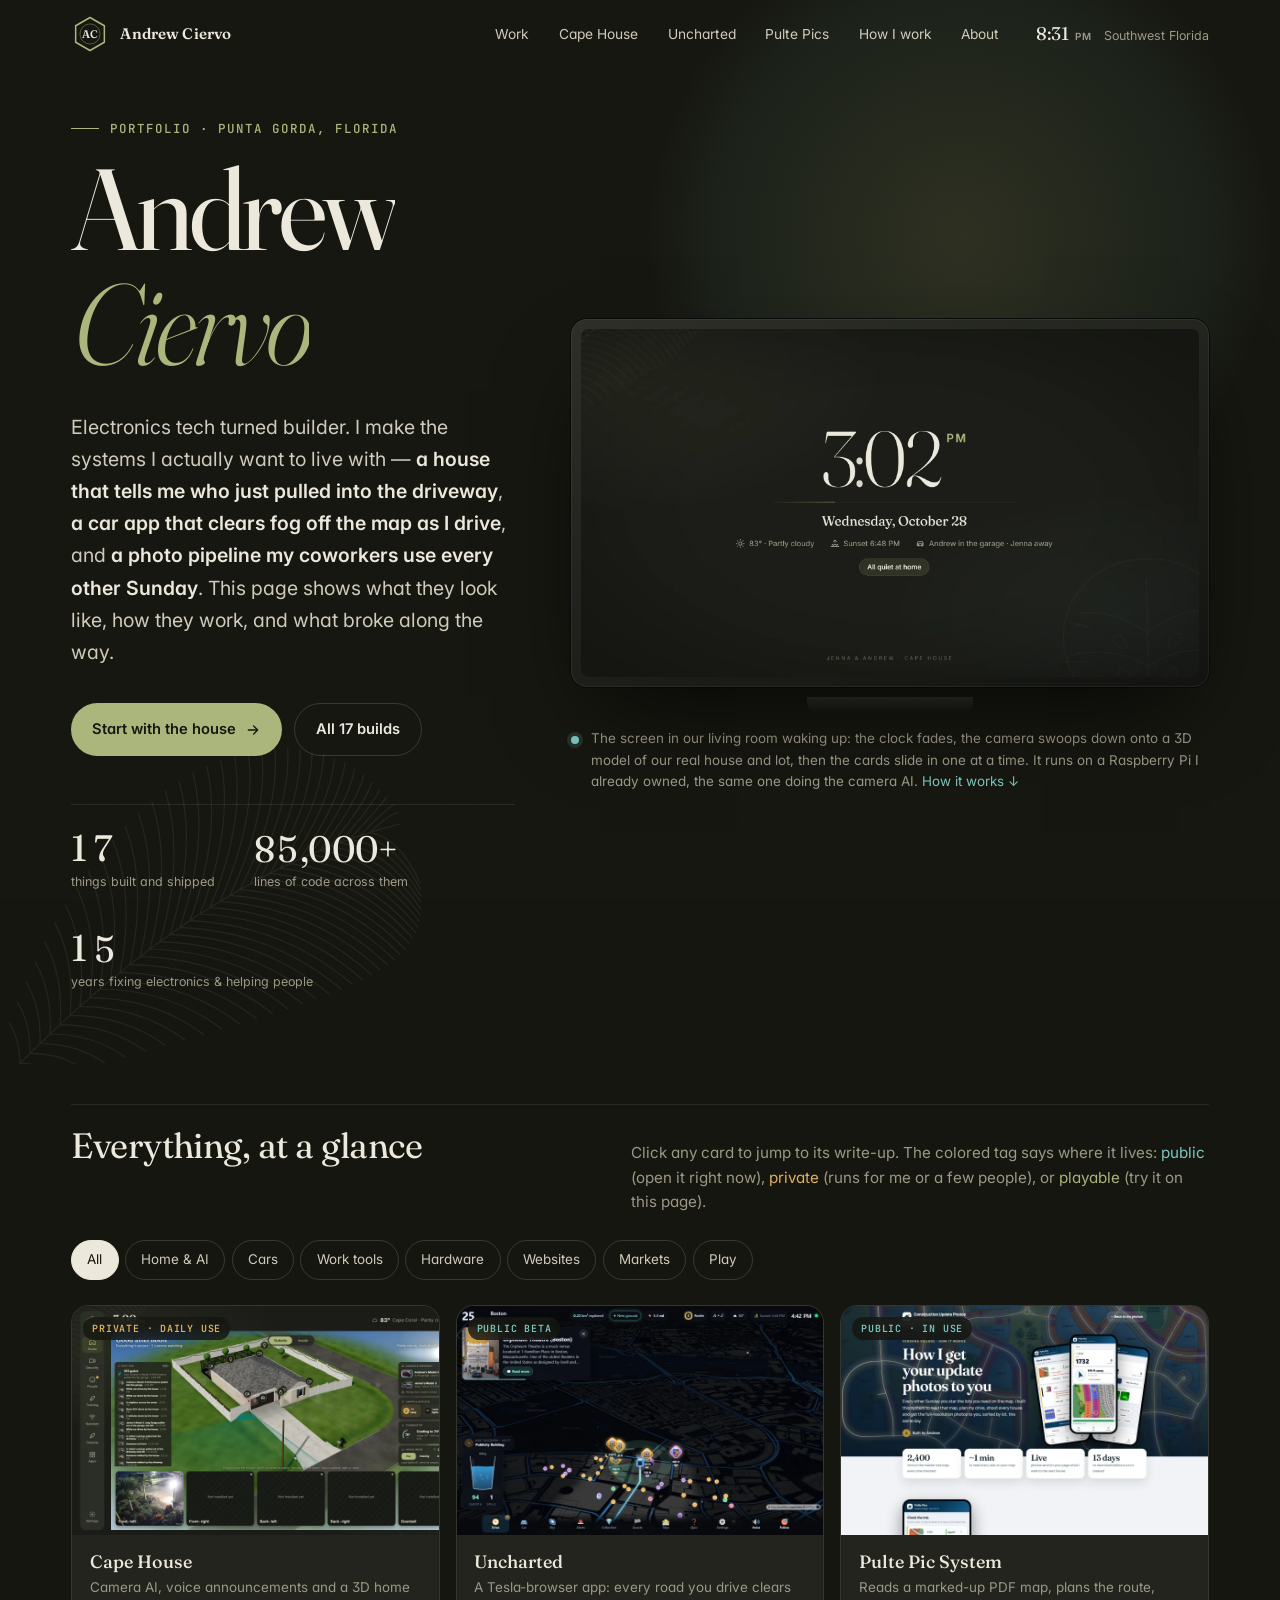
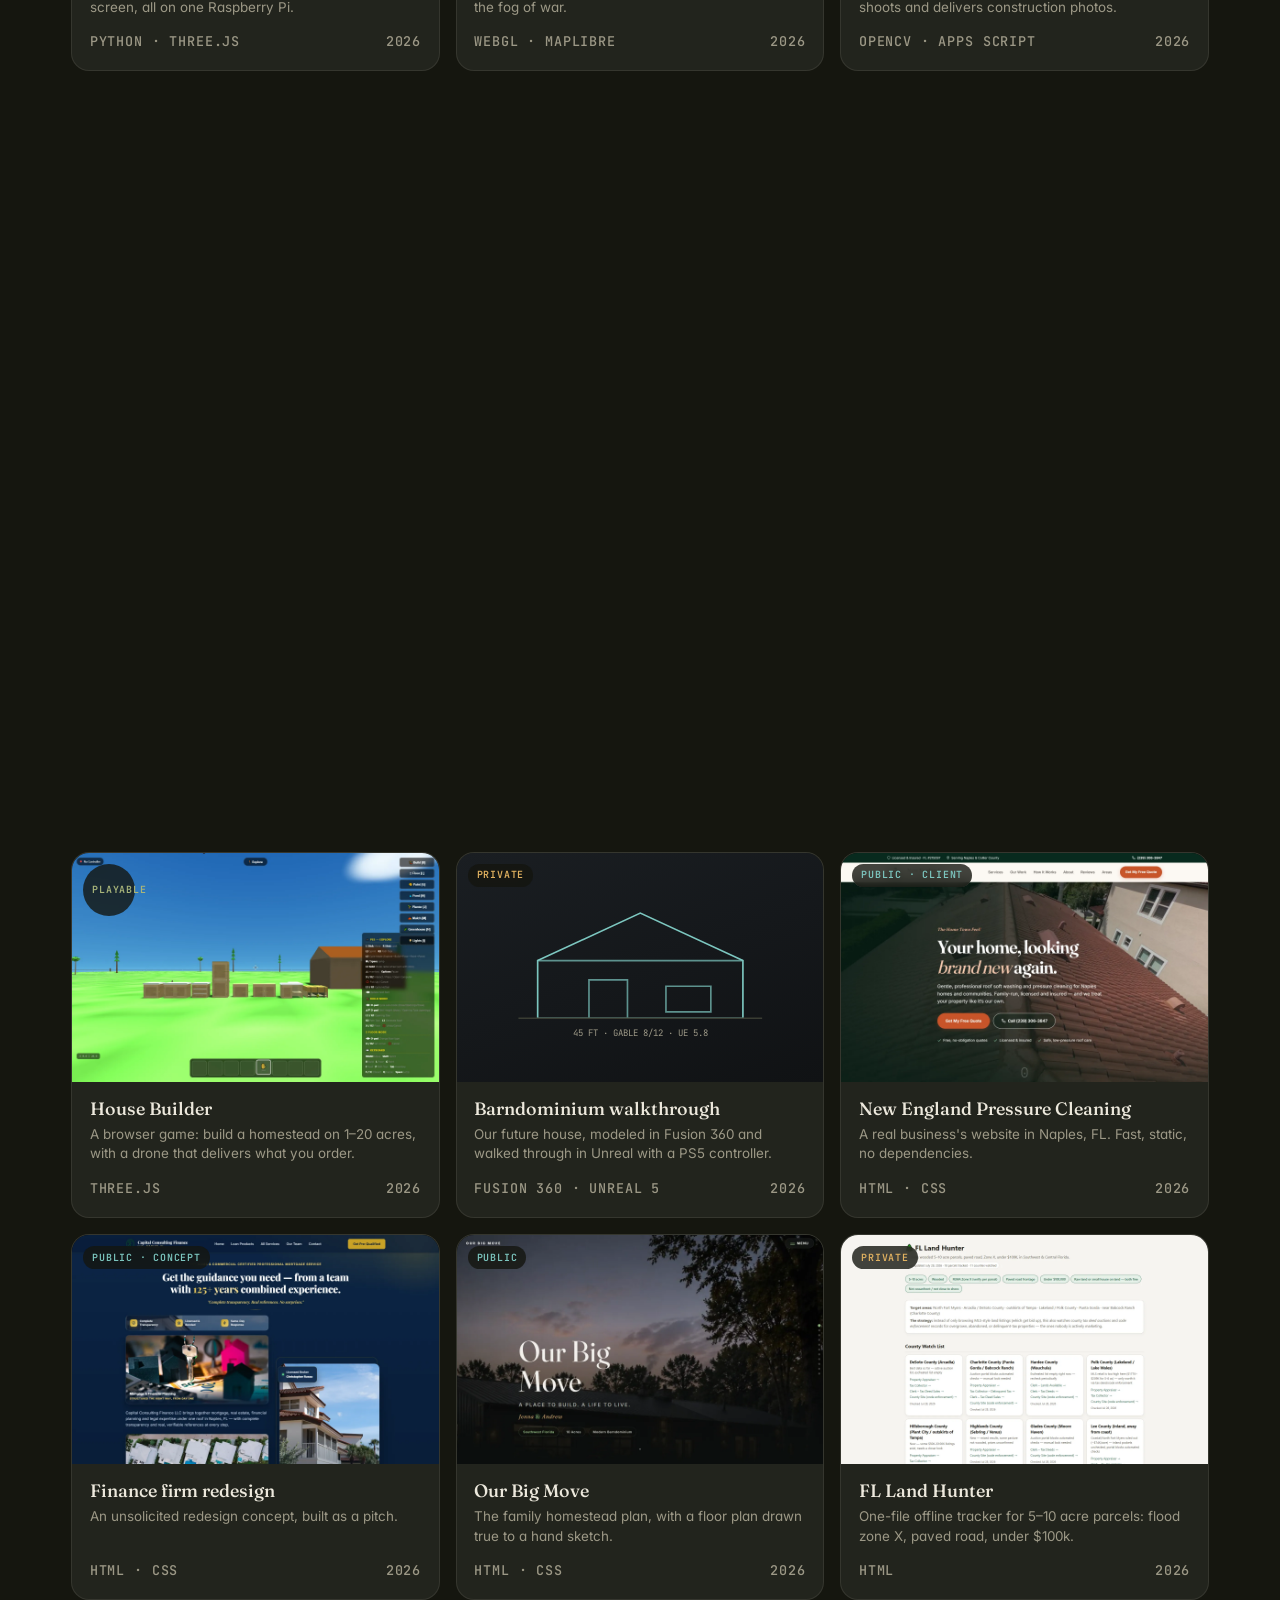
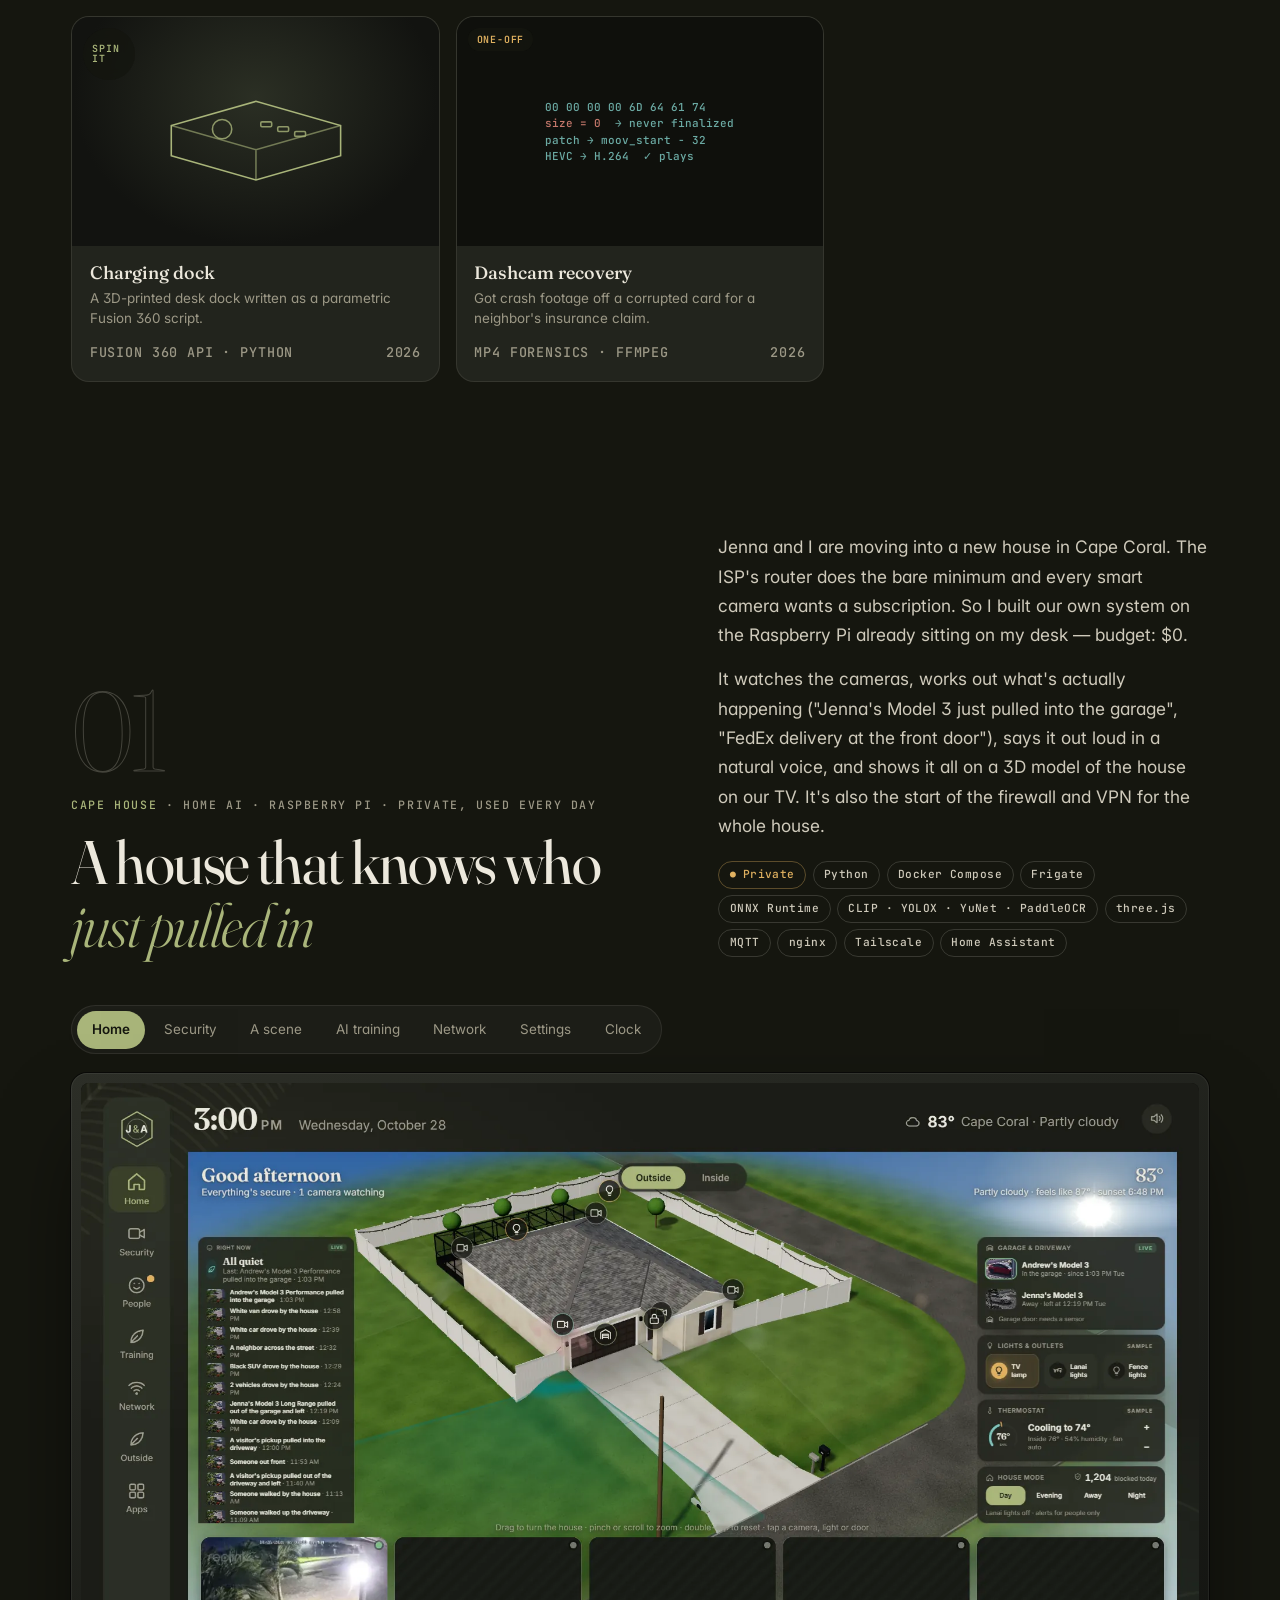
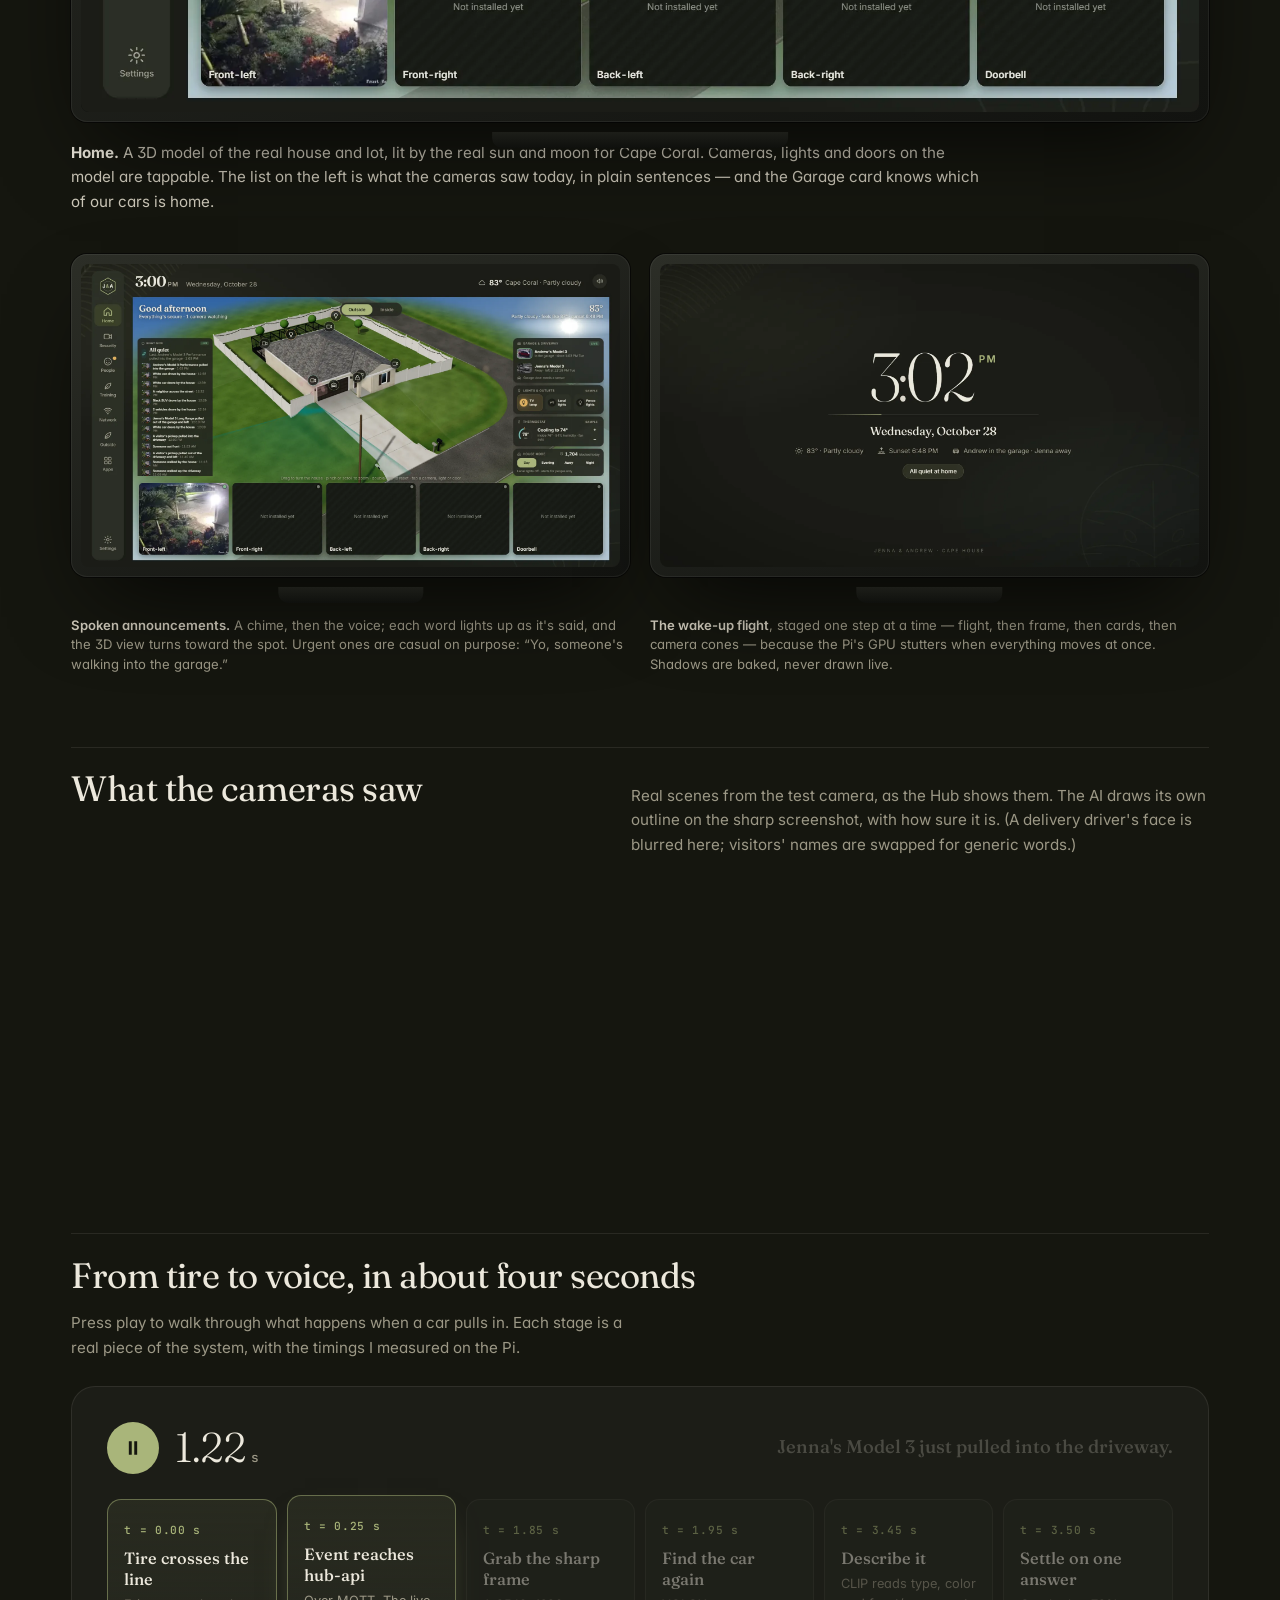
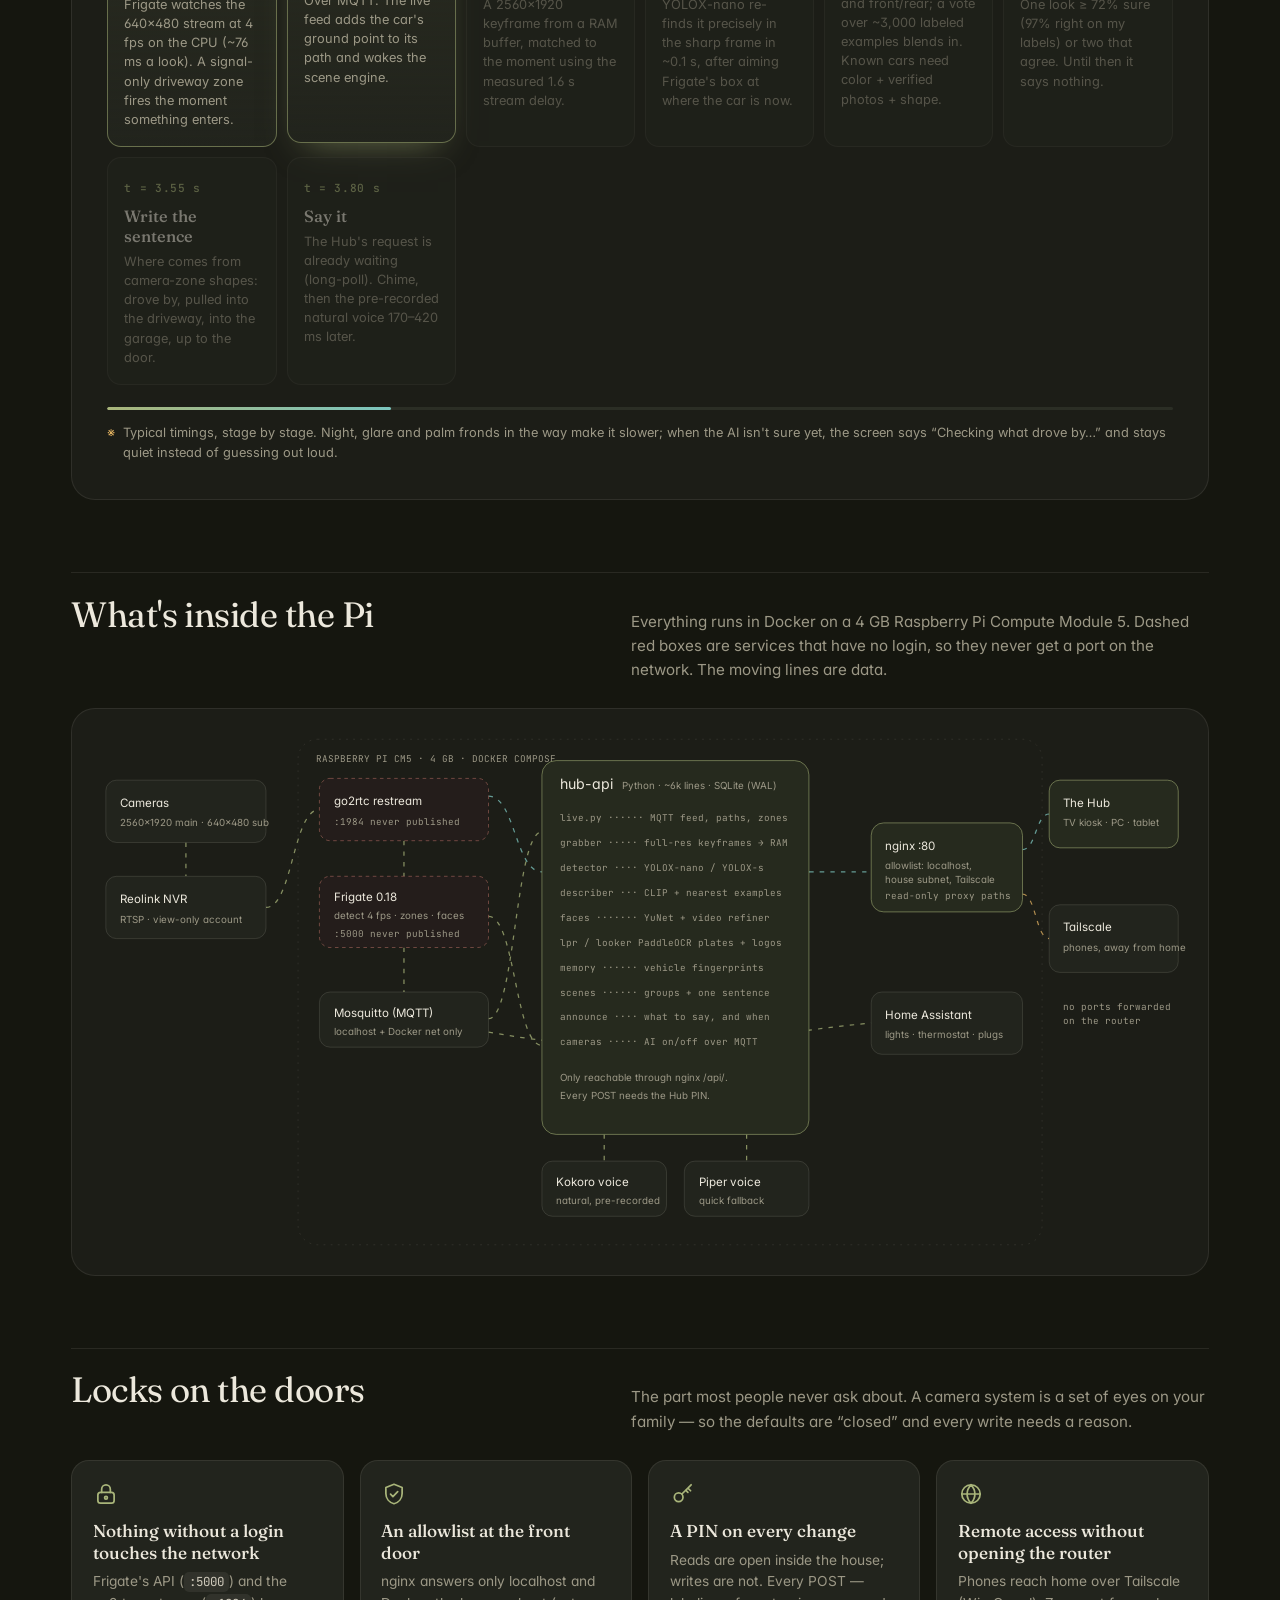
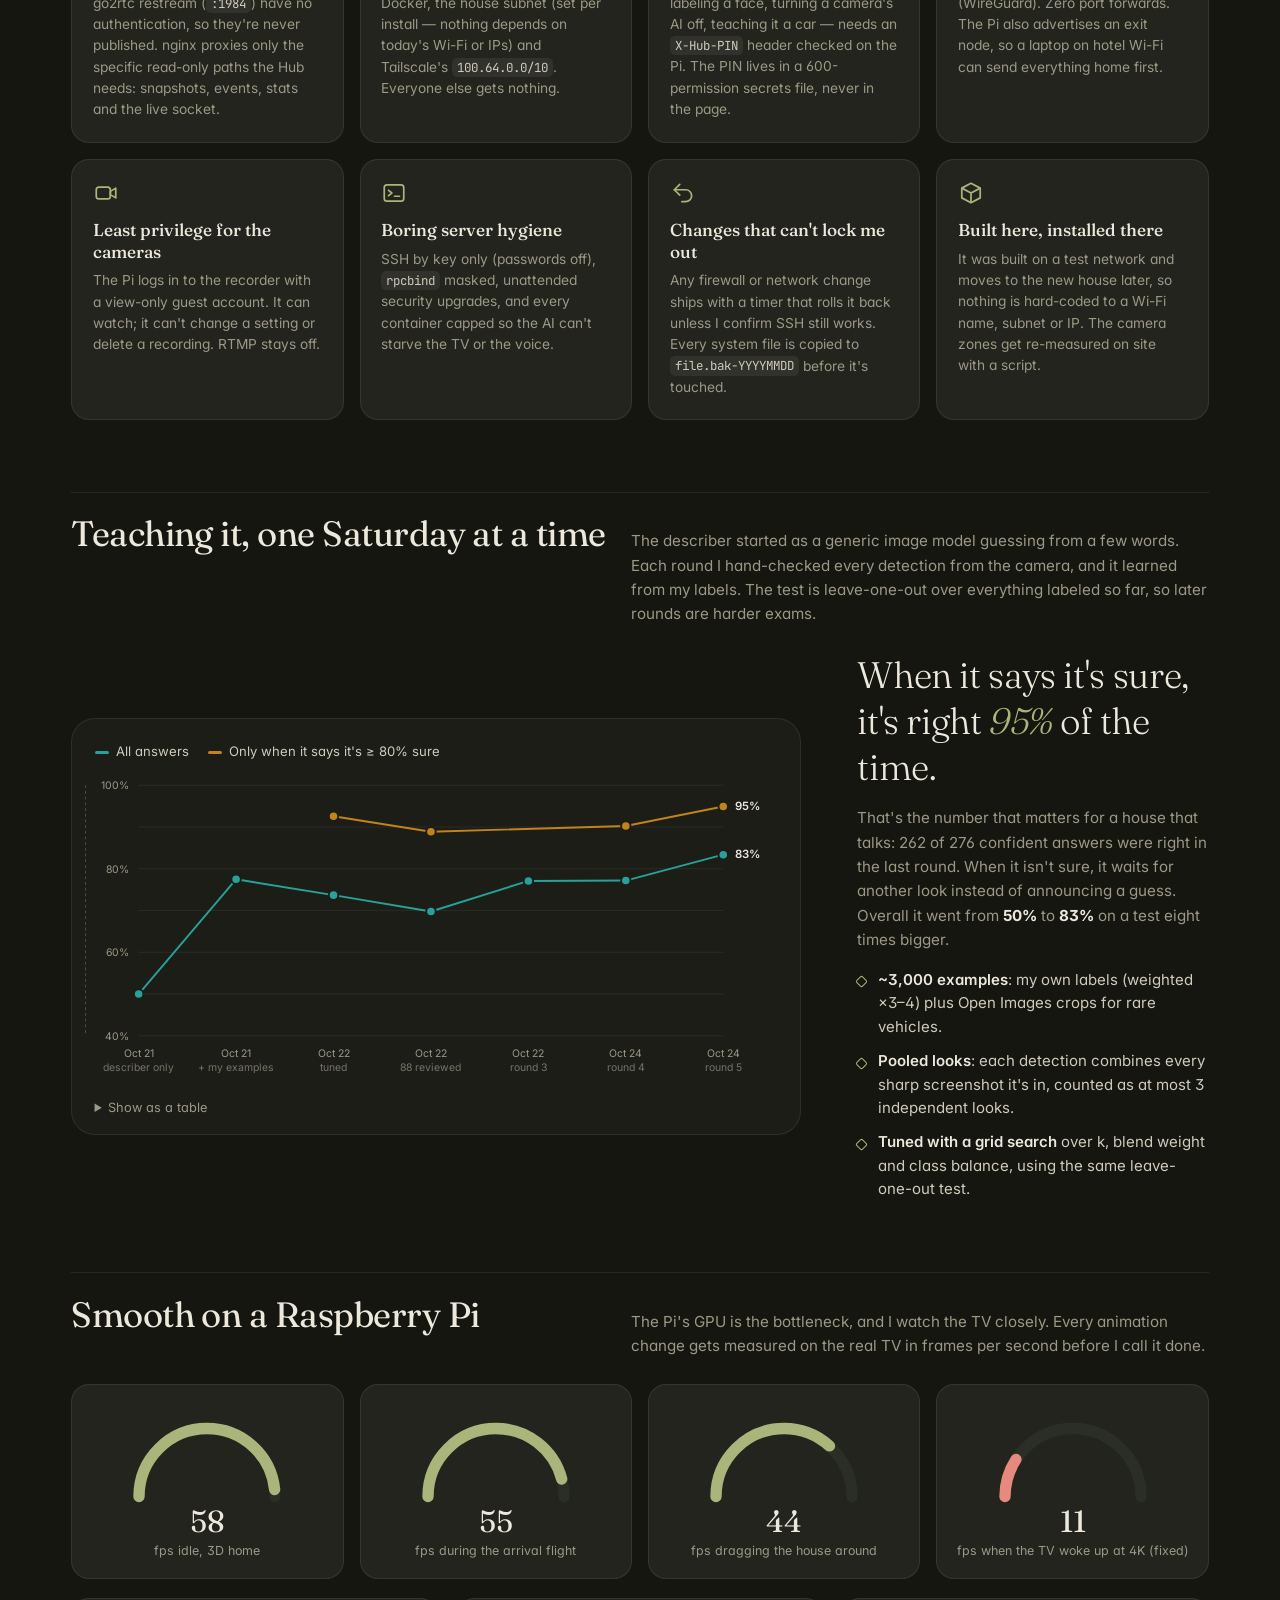
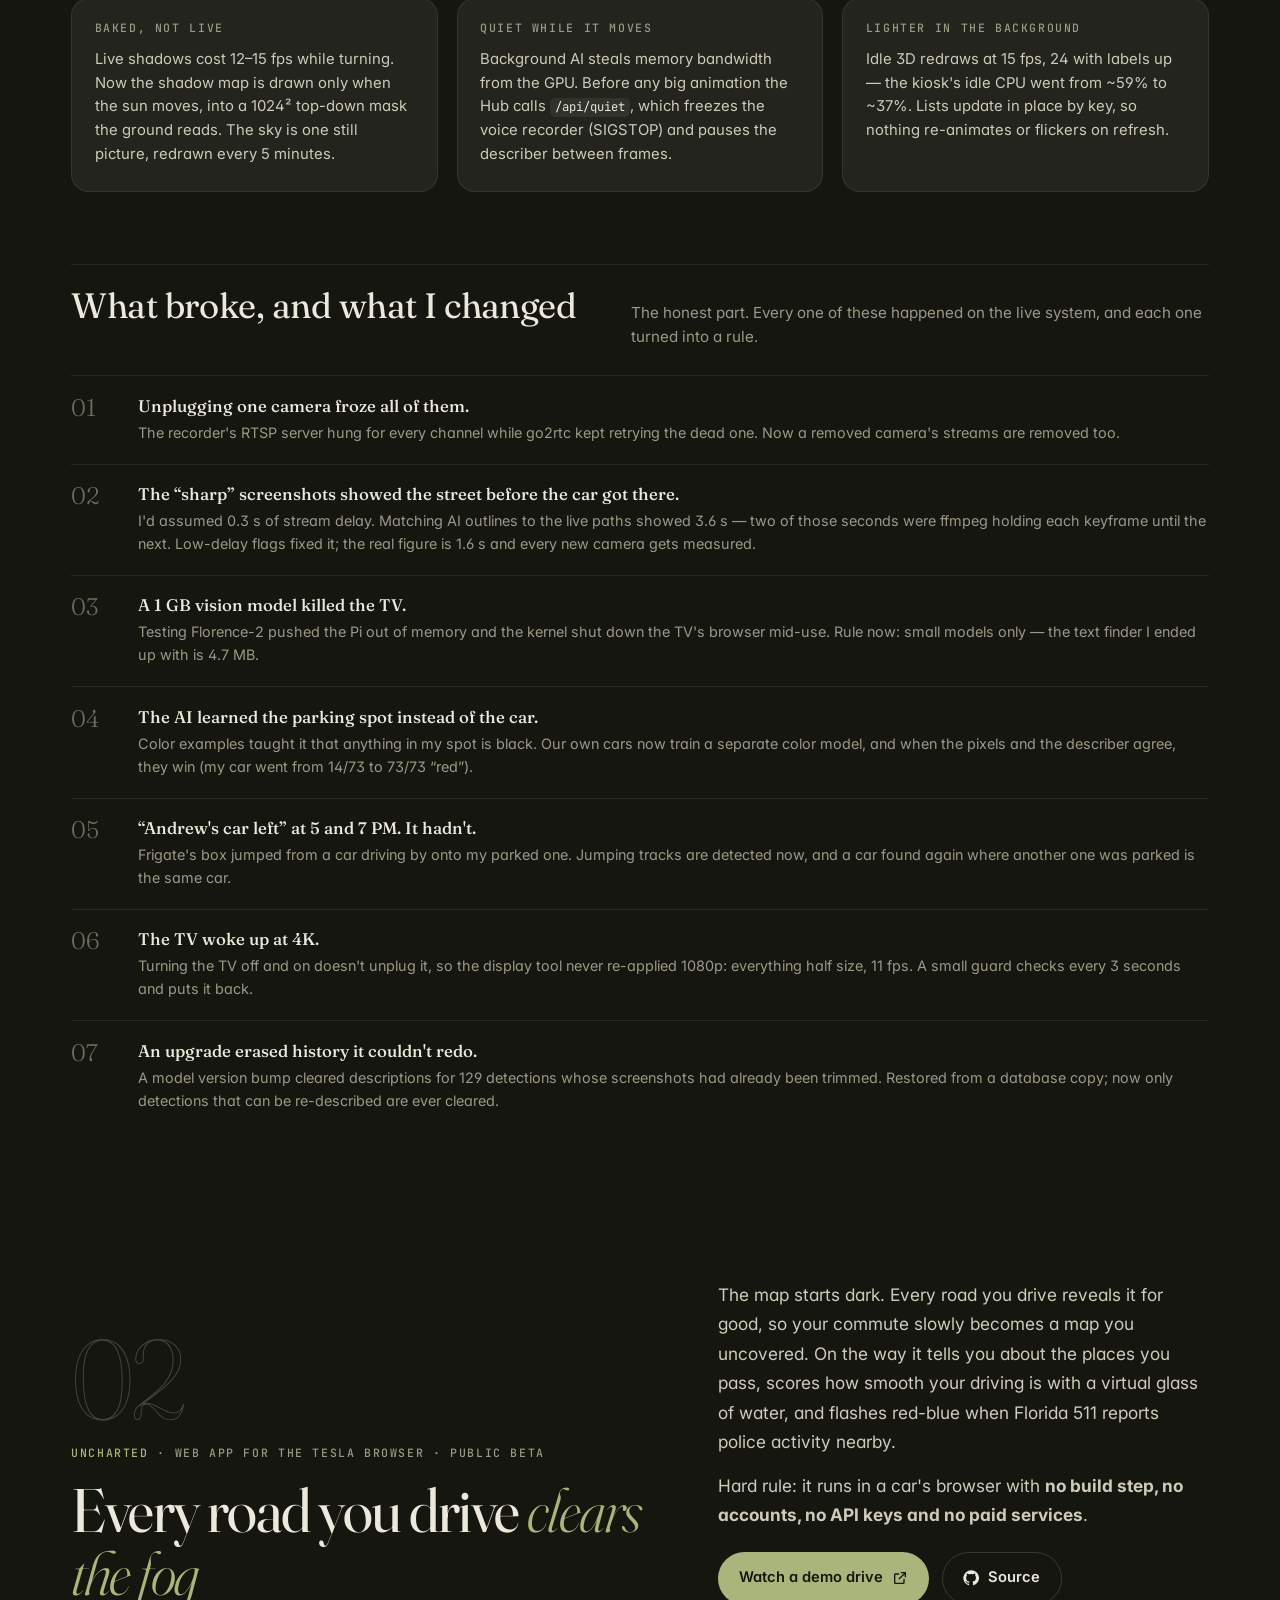
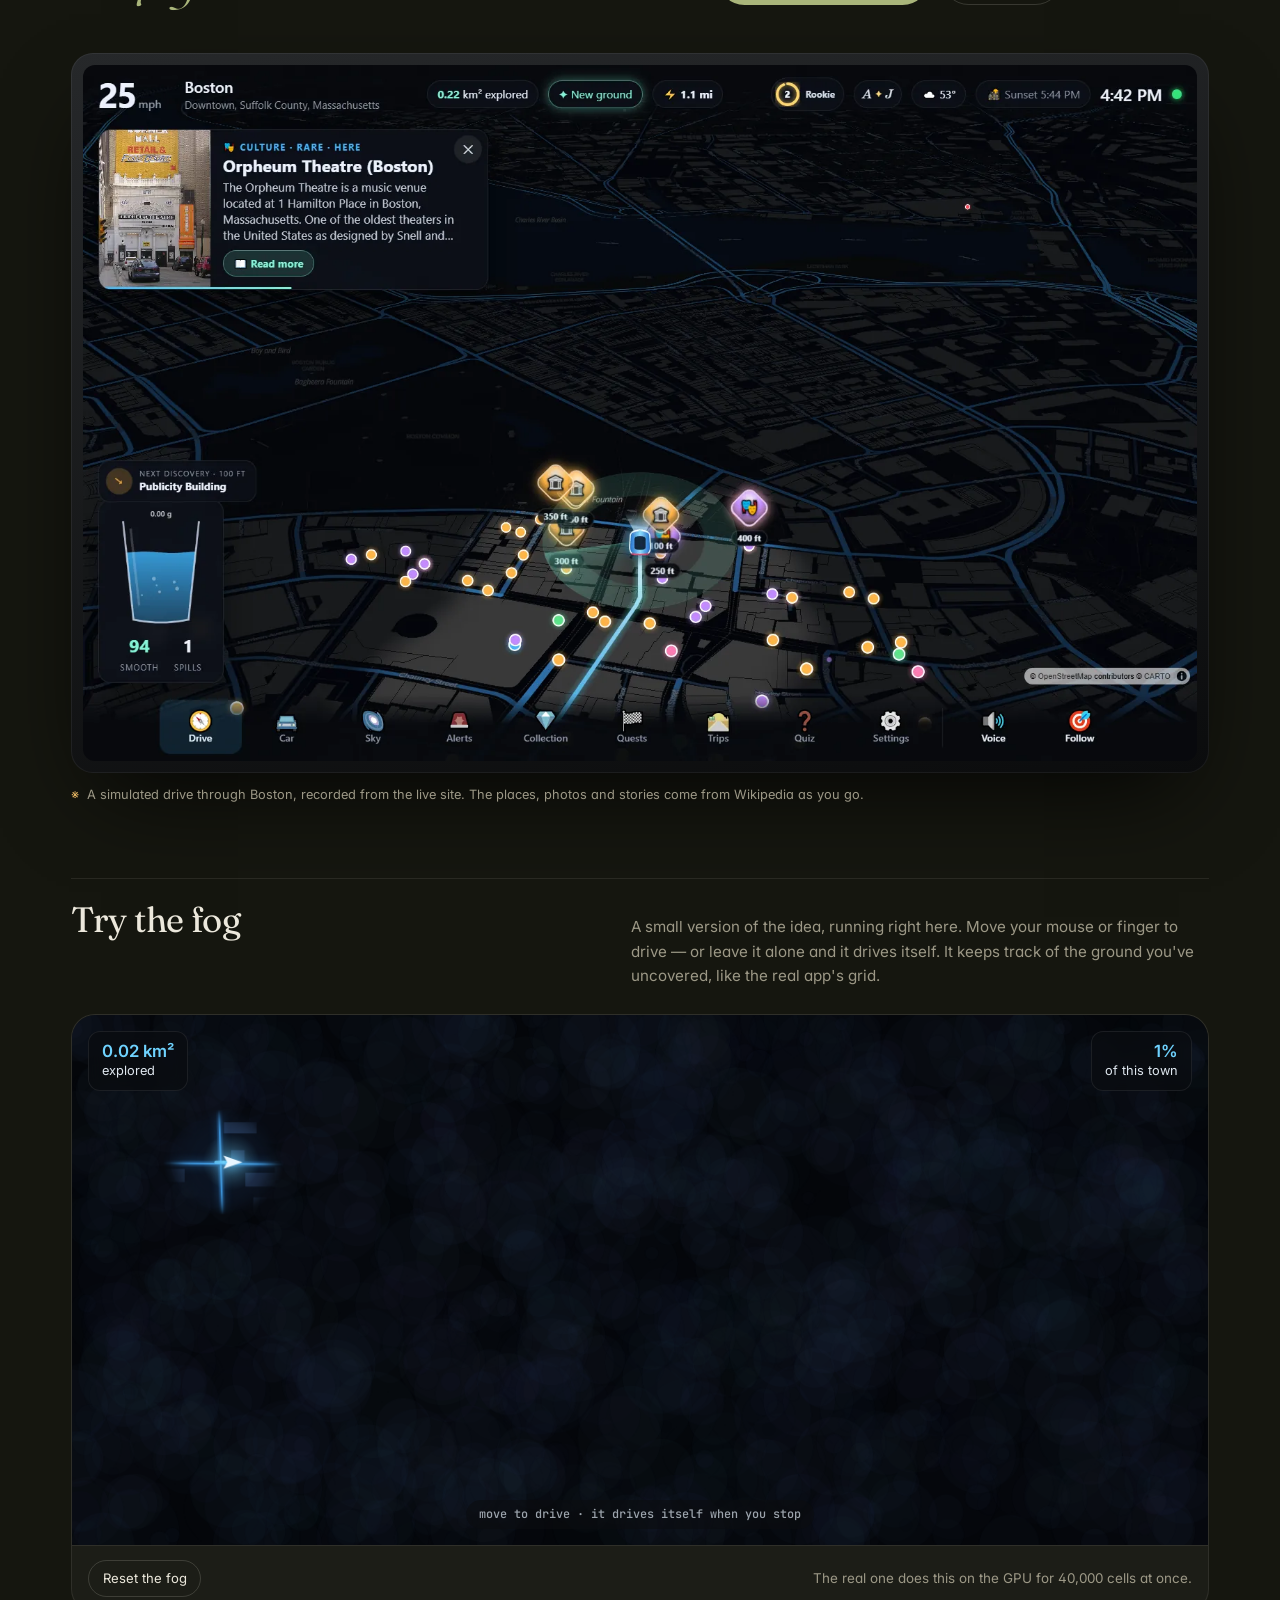
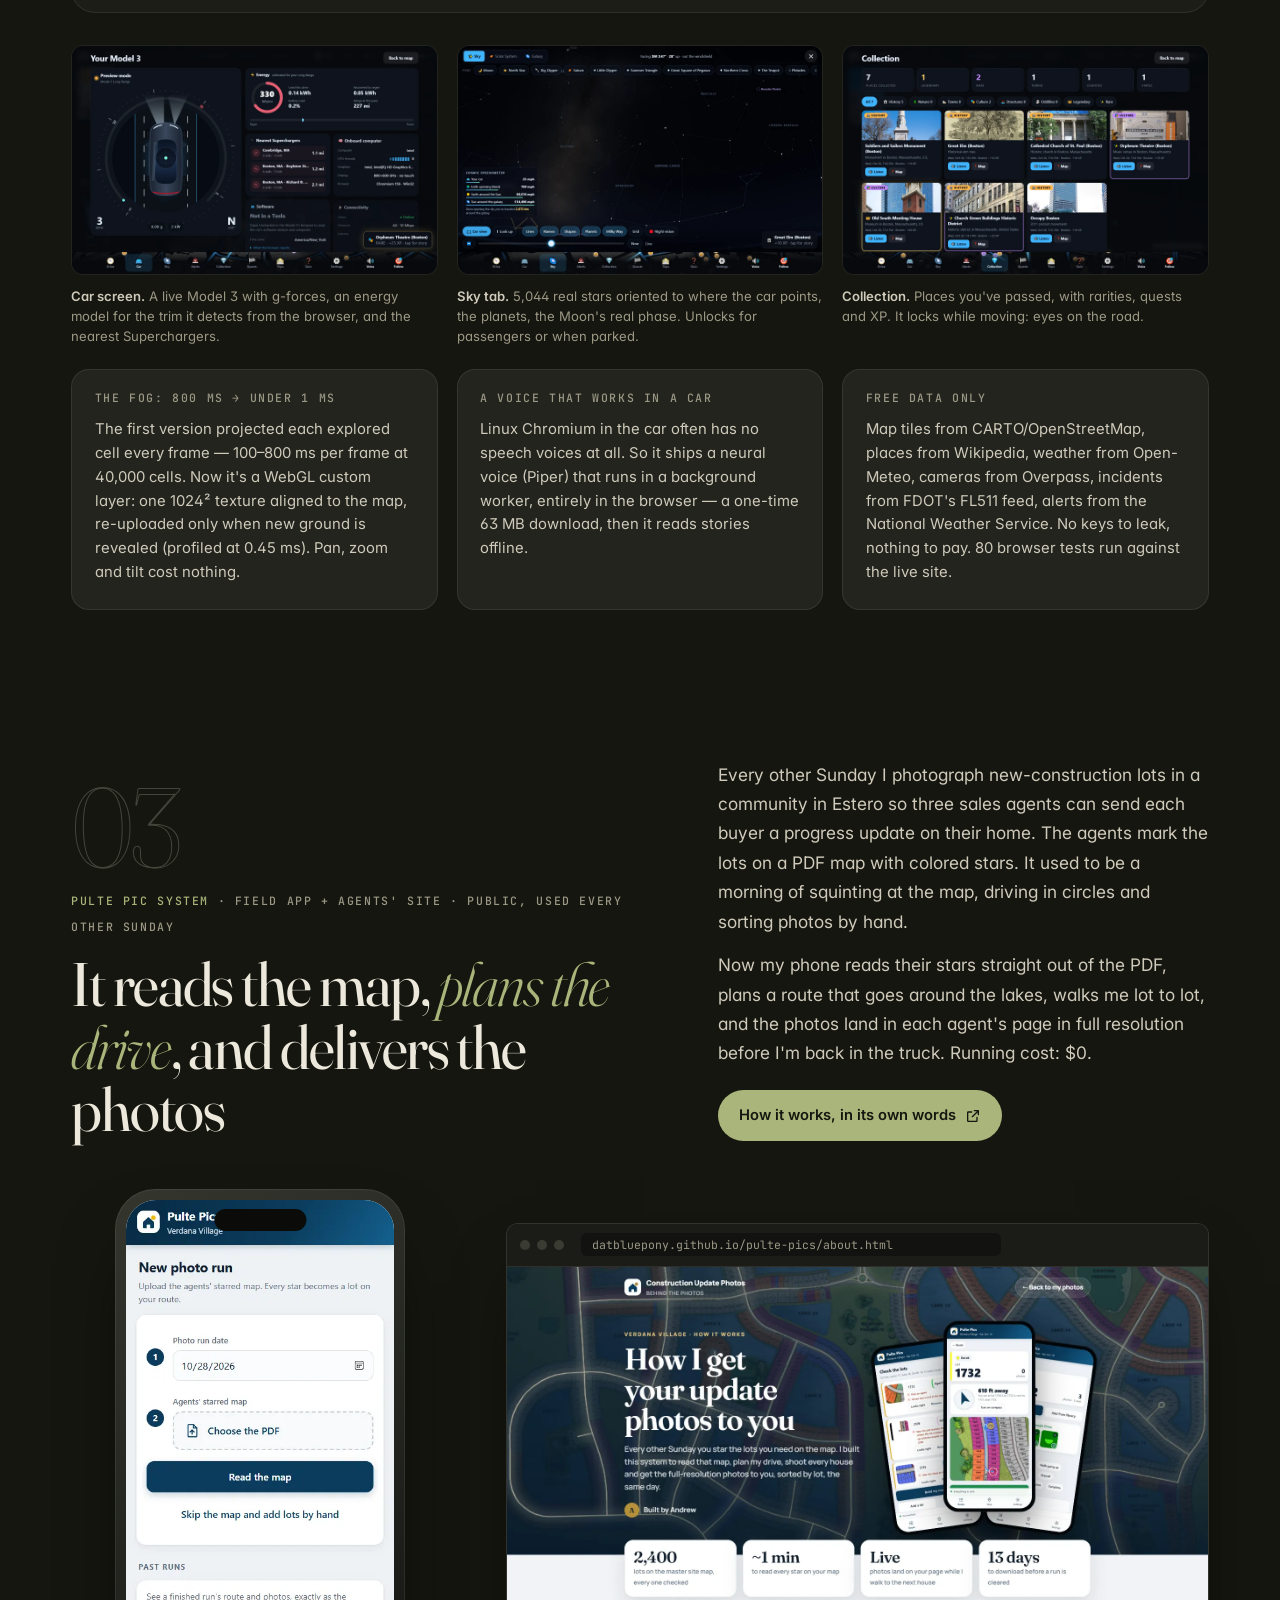
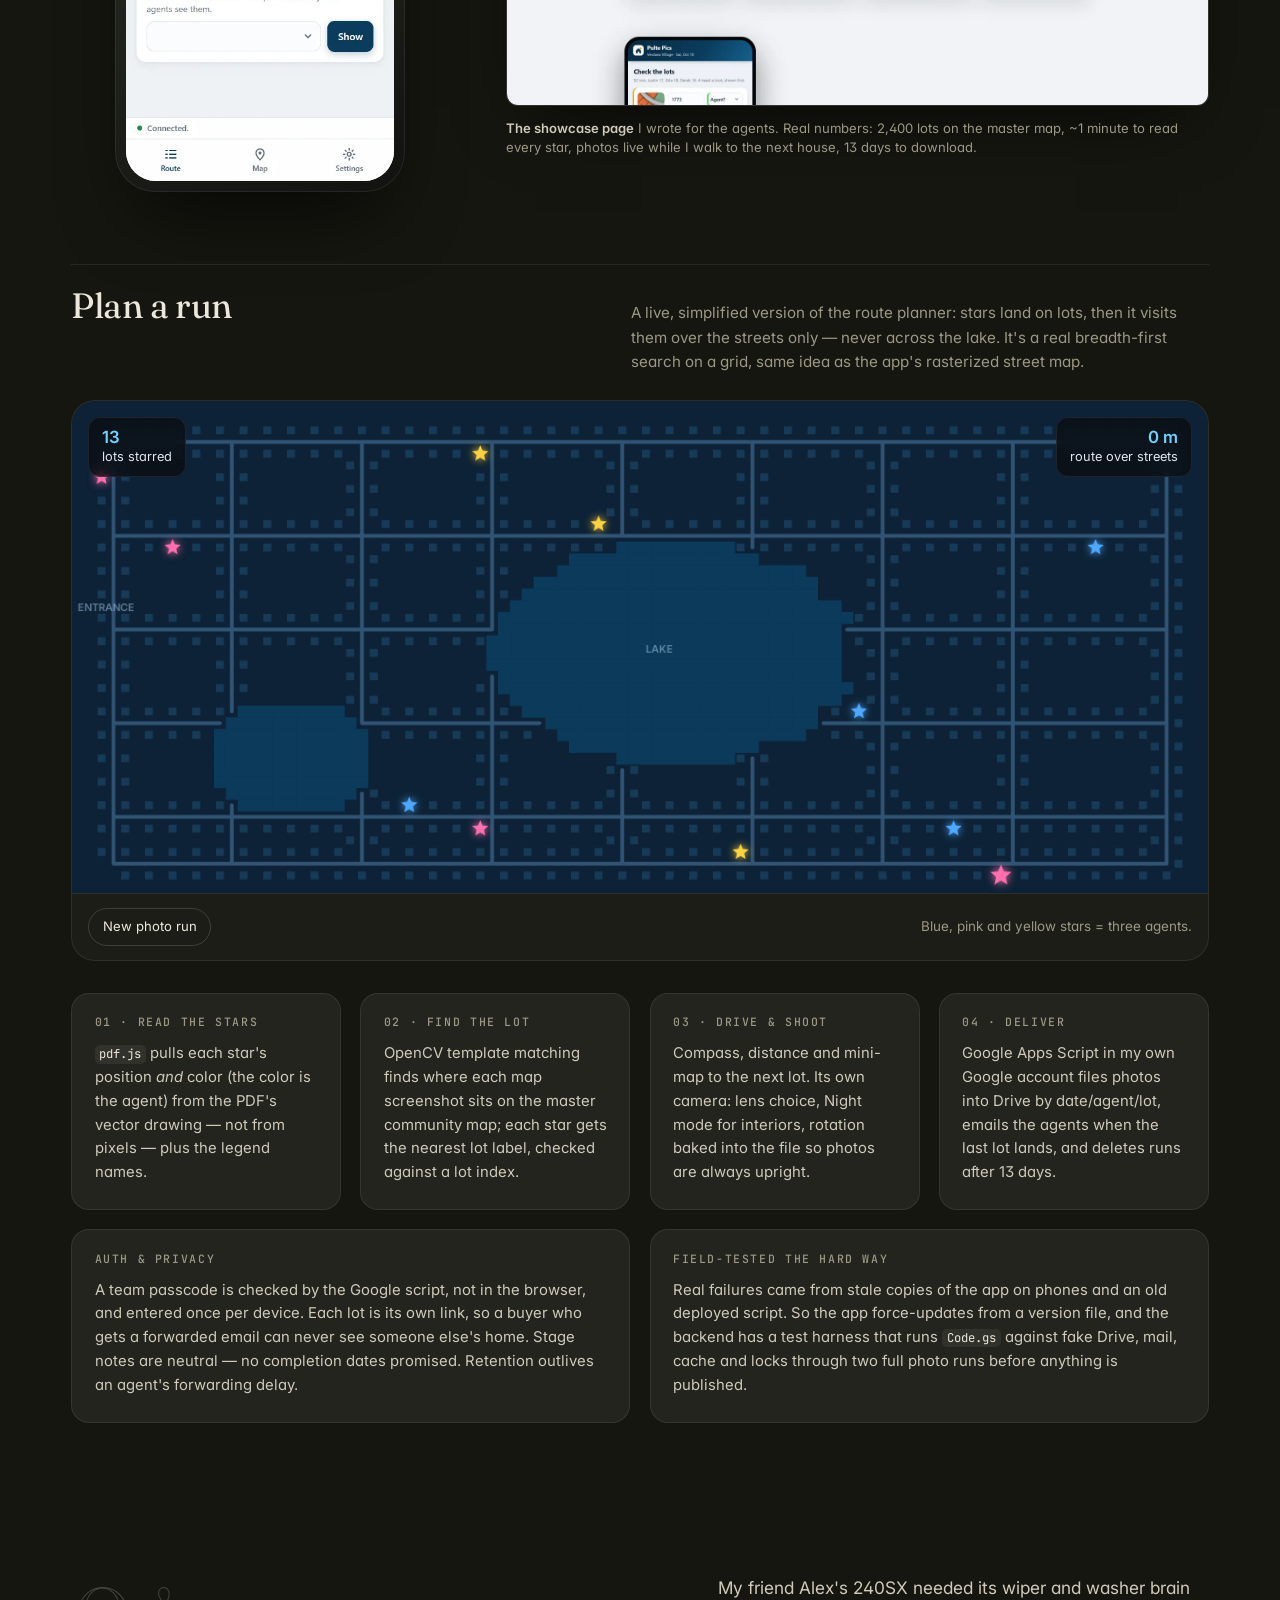
<file: index.html>
<!doctype html>
<html lang="en">
<head>
<meta charset="utf-8">
<meta name="viewport" content="width=device-width, initial-scale=1, viewport-fit=cover">
<title>Andrew Ciervo — things I've built</title>
<meta name="description" content="Andrew Ciervo builds software and hardware for real life: an AI camera system for his house on a Raspberry Pi, a Tesla-browser road app, a construction photo pipeline, a PCB for a 240SX, and more.">
<meta name="theme-color" content="#15160f">
<meta property="og:title" content="Andrew Ciervo — things I've built">
<meta property="og:description" content="A house that tells me who pulled into the driveway, a car app that clears fog as I drive, a photo pipeline my coworkers use every other Sunday — and how each one works.">
<meta property="og:image" content="https://datbluepony.github.io/assets/img/og.jpg">
<meta property="og:type" content="website">
<meta name="twitter:card" content="summary_large_image">
<link rel="icon" href="assets/img/favicon.svg" type="image/svg+xml">
<link rel="preconnect" href="https://fonts.googleapis.com">
<link rel="preconnect" href="https://fonts.gstatic.com" crossorigin>
<link href="https://fonts.googleapis.com/css2?family=Fraunces:ital,opsz,wght@0,9..144,300..700;1,9..144,300..500&family=Inter:wght@400;500;600;700&family=JetBrains+Mono:wght@400;500;600&display=swap" rel="stylesheet">
<link rel="stylesheet" href="assets/css/site.css">
</head>
<body>
<a class="skip" href="#work">Skip to the work</a>

<svg width="0" height="0" style="position:absolute" aria-hidden="true">
  <symbol id="i-play" viewBox="0 0 24 24"><path fill="currentColor" d="M7 4.5v15a1 1 0 0 0 1.5.86l12.5-7.5a1 1 0 0 0 0-1.72L8.5 3.64A1 1 0 0 0 7 4.5Z"/></symbol>
  <symbol id="i-pause" viewBox="0 0 24 24"><path fill="currentColor" d="M7 4h3.5v16H7zM13.5 4H17v16h-3.5z"/></symbol>
  <symbol id="i-arrow" viewBox="0 0 24 24"><path fill="none" stroke="currentColor" stroke-width="2" stroke-linecap="round" stroke-linejoin="round" d="M5 12h14M13 6l6 6-6 6"/></symbol>
  <symbol id="i-ext" viewBox="0 0 24 24"><path fill="none" stroke="currentColor" stroke-width="2" stroke-linecap="round" stroke-linejoin="round" d="M14 4h6v6M20 4l-9 9M18 14v5a1 1 0 0 1-1 1H5a1 1 0 0 1-1-1V7a1 1 0 0 1 1-1h5"/></symbol>
  <symbol id="i-gh" viewBox="0 0 24 24"><path fill="currentColor" d="M12 .5a11.5 11.5 0 0 0-3.64 22.41c.58.1.79-.25.79-.56v-2c-3.2.7-3.88-1.37-3.88-1.37-.52-1.33-1.28-1.69-1.28-1.69-1.05-.71.08-.7.08-.7 1.16.08 1.77 1.19 1.77 1.19 1.03 1.77 2.7 1.26 3.36.96.1-.75.4-1.26.73-1.55-2.55-.29-5.24-1.28-5.24-5.69 0-1.26.45-2.29 1.19-3.09-.12-.29-.52-1.46.11-3.05 0 0 .97-.31 3.17 1.18a11 11 0 0 1 5.77 0c2.2-1.49 3.17-1.18 3.17-1.18.63 1.59.23 2.76.11 3.05.74.8 1.19 1.83 1.19 3.09 0 4.42-2.7 5.4-5.26 5.68.41.36.78 1.06.78 2.14v3.17c0 .31.21.67.8.56A11.5 11.5 0 0 0 12 .5Z"/></symbol>
  <symbol id="i-in" viewBox="0 0 24 24"><path fill="currentColor" d="M4.98 3.5a2.5 2.5 0 1 1 0 5 2.5 2.5 0 0 1 0-5ZM3 9.75h4V21H3zM9.5 9.75h3.8v1.6h.06c.53-1 1.83-2.05 3.77-2.05 4.03 0 4.77 2.65 4.77 6.1V21h-4v-4.98c0-1.19-.02-2.72-1.66-2.72-1.66 0-1.92 1.3-1.92 2.63V21h-4z"/></symbol>
  <symbol id="i-x" viewBox="0 0 24 24"><path fill="none" stroke="currentColor" stroke-width="2" stroke-linecap="round" d="M6 6l12 12M18 6 6 18"/></symbol>
  <symbol id="i-l" viewBox="0 0 24 24"><path fill="none" stroke="currentColor" stroke-width="2" stroke-linecap="round" stroke-linejoin="round" d="M15 5l-7 7 7 7"/></symbol>
  <symbol id="i-r" viewBox="0 0 24 24"><path fill="none" stroke="currentColor" stroke-width="2" stroke-linecap="round" stroke-linejoin="round" d="M9 5l7 7-7 7"/></symbol>
  <symbol id="i-lock" viewBox="0 0 24 24"><g fill="none" stroke="currentColor" stroke-width="1.6" stroke-linecap="round" stroke-linejoin="round"><rect x="4.5" y="10.5" width="15" height="10" rx="2.5"/><path d="M8 10.5V7.5a4 4 0 0 1 8 0v3"/><circle cx="12" cy="15.5" r="1.3"/></g></symbol>
  <symbol id="i-shield" viewBox="0 0 24 24"><path fill="none" stroke="currentColor" stroke-width="1.6" stroke-linejoin="round" d="M12 3 4.5 6v5.5c0 4.6 3.1 8.3 7.5 9.5 4.4-1.2 7.5-4.9 7.5-9.5V6L12 3Z"/><path fill="none" stroke="currentColor" stroke-width="1.6" stroke-linecap="round" stroke-linejoin="round" d="m8.8 12.2 2.2 2.2 4.4-4.6"/></symbol>
  <symbol id="i-key" viewBox="0 0 24 24"><g fill="none" stroke="currentColor" stroke-width="1.6" stroke-linecap="round" stroke-linejoin="round"><circle cx="8" cy="15" r="4"/><path d="m11 12 8.5-8.5M16.5 6.5l2.5 2.5M14.5 8.5l2 2"/></g></symbol>
  <symbol id="i-net" viewBox="0 0 24 24"><g fill="none" stroke="currentColor" stroke-width="1.6" stroke-linecap="round"><circle cx="12" cy="12" r="8.5"/><path d="M3.5 12h17M12 3.5c2.5 2.6 3.6 5.4 3.6 8.5S14.5 17.9 12 20.5M12 3.5C9.5 6.1 8.4 8.9 8.4 12s1.1 5.9 3.6 8.5"/></g></symbol>
  <symbol id="i-cam" viewBox="0 0 24 24"><g fill="none" stroke="currentColor" stroke-width="1.6" stroke-linejoin="round"><rect x="3" y="6.5" width="13" height="11" rx="2.5"/><path d="m16 10.5 5-3v9l-5-3z"/></g></symbol>
  <symbol id="i-term" viewBox="0 0 24 24"><g fill="none" stroke="currentColor" stroke-width="1.6" stroke-linecap="round" stroke-linejoin="round"><rect x="3" y="4.5" width="18" height="15" rx="2.5"/><path d="m7 9.5 3 2.5-3 2.5M12.5 15h4.5"/></g></symbol>
  <symbol id="i-undo" viewBox="0 0 24 24"><g fill="none" stroke="currentColor" stroke-width="1.6" stroke-linecap="round" stroke-linejoin="round"><path d="M9 14 4 9l5-5"/><path d="M4 9h10.5a5.5 5.5 0 0 1 0 11H11"/></g></symbol>
  <symbol id="i-box" viewBox="0 0 24 24"><g fill="none" stroke="currentColor" stroke-width="1.6" stroke-linejoin="round"><path d="M3.5 7.5 12 3l8.5 4.5v9L12 21l-8.5-4.5z"/><path d="M3.5 7.5 12 12l8.5-4.5M12 12v9"/></g></symbol>
  <symbol id="nut" viewBox="0 0 40 40"><path d="M20 2.6 35.1 11.3v17.4L20 37.4 4.9 28.7V11.3Z" fill="none" stroke="currentColor" stroke-width="1.6" stroke-linejoin="round"/><circle cx="20" cy="20" r="10.6" fill="none" stroke="currentColor" stroke-width=".8" opacity=".55"/></symbol>
</svg>

<header class="top" id="top">
  <div class="wrap">
    <a class="mark" href="#" aria-label="Andrew Ciervo, back to top">
      <svg viewBox="0 0 40 40" style="color:var(--olive)"><use href="#nut"/><text x="20" y="24.2" text-anchor="middle" font-family="Fraunces, Georgia, serif" font-size="11.5" font-weight="600" fill="#ece8dc" letter-spacing=".5">AC</text></svg>
      <span>Andrew Ciervo</span>
    </a>
    <nav aria-label="Sections">
      <i class="pill"></i>
      <a href="#work">Work</a>
      <a href="#cape-house">Cape House</a>
      <a href="#uncharted">Uncharted</a>
      <a href="#pulte">Pulte Pics</a>
      <a href="#how">How I work</a>
      <a href="#about">About</a>
    </nav>
    <div class="clock" aria-label="Local time in Southwest Florida"><span id="clk">12:00</span><small id="ampm">PM</small><em>Southwest Florida</em></div>
  </div>
</header>

<main>
<!-- ======================= HERO ======================= -->
<section class="hero intro" id="hero">
  <div class="glow"></div>
  <svg class="frond" id="frond" viewBox="0 0 520 520" aria-hidden="true"></svg>
  <div class="wrap hero-grid">
    <div>
      <div class="hello st" style="--d:100">Portfolio · Punta Gorda, Florida</div>
      <h1 class="name"><span class="w"><span style="--d:250">Andrew</span></span><br><span class="w"><span style="--d:420"><i>Ciervo</i></span></span></h1>
      <p class="lede st" style="--d:700">Electronics tech turned builder. I make the systems I actually want to live with — <b>a house that tells me who just pulled into the driveway</b>, <b>a car app that clears fog off the map as I drive</b>, and <b>a photo pipeline my coworkers use every other Sunday</b>. This page shows what they look like, how they work, and what broke along the way.</p>
      <div class="cta st" style="--d:850">
        <a class="btn solid" href="#cape-house">Start with the house <svg><use href="#i-arrow"/></svg></a>
        <a class="btn ghost" href="#work">All 17 builds</a>
      </div>
      <div class="odo st" style="--d:1000" id="odo">
        <div><span class="num" data-n="17">17</span><small>things built and shipped</small></div>
        <div><span class="num" data-n="85000" data-suffix="+">85,000+</span><small>lines of code across them</small></div>
        <div><span class="num" data-n="15">15</span><small>years fixing electronics &amp; helping people</small></div>
      </div>
    </div>
    <div class="tv-wrap">
      <div class="tv">
        <div class="screen">
          <video id="heroVid" src="assets/vid/hub-arrival.mp4" poster="assets/img/hub-clock.webp" muted playsinline loop preload="auto" aria-label="The Cape House Hub waking from its clock screen and flying down onto a 3D model of the house"></video>
        </div>
      </div>
      <div class="tv-cap"><span class="dot"></span><span>The screen in our living room waking up: the clock fades, the camera swoops down onto a 3D model of our real house and lot, then the cards slide in one at a time. It runs on a Raspberry Pi I already owned, the same one doing the camera AI. <a class="link" href="#cape-house">How it works ↓</a></span></div>
    </div>
  </div>
</section>

<!-- ======================= INDEX ======================= -->
<section class="chap" id="work" style="padding-top:40px">
  <div class="wrap">
    <div class="sub-head" style="margin-top:0">
      <h3>Everything, at a glance</h3>
      <p>Click any card to jump to its write-up. The colored tag says where it lives: <span style="color:var(--sea)">public</span> (open it right now), <span style="color:var(--amber)">private</span> (runs for me or a few people), or <span style="color:var(--olive)">playable</span> (try it on this page).</p>
    </div>
    <div class="filters" role="group" aria-label="Filter projects">
      <button aria-pressed="true" data-f="all">All</button>
      <button aria-pressed="false" data-f="home">Home &amp; AI</button>
      <button aria-pressed="false" data-f="car">Cars</button>
      <button aria-pressed="false" data-f="work">Work tools</button>
      <button aria-pressed="false" data-f="hw">Hardware</button>
      <button aria-pressed="false" data-f="web">Websites</button>
      <button aria-pressed="false" data-f="money">Markets</button>
      <button aria-pressed="false" data-f="play">Play</button>
    </div>
    <div class="grid-work" id="grid">
      <a class="wk rv" href="#cape-house" data-c="home hw"><div class="im"><img loading="lazy" src="assets/img/hub-home.webp" alt=""><span class="badge priv">Private · daily use</span></div><div class="tx"><b>Cape House</b><span>Camera AI, voice announcements and a 3D home screen, all on one Raspberry Pi.</span><div class="meta"><span>Python · three.js</span><span>2026</span></div></div></a>
      <a class="wk rv" href="#uncharted" data-c="car"><div class="im"><img loading="lazy" src="assets/img/unch-drive.webp" alt=""><span class="badge live">Public beta</span></div><div class="tx"><b>Uncharted</b><span>A Tesla-browser app: every road you drive clears the fog of war.</span><div class="meta"><span>WebGL · MapLibre</span><span>2026</span></div></div></a>
      <a class="wk rv" href="#pulte" data-c="work"><div class="im"><img loading="lazy" src="assets/img/pulte-about.webp" alt=""><span class="badge live">Public · in use</span></div><div class="tx"><b>Pulte Pic System</b><span>Reads a marked-up PDF map, plans the route, shoots and delivers construction photos.</span><div class="meta"><span>OpenCV · Apps Script</span><span>2026</span></div></div></a>
      <a class="wk rv" href="#monsoon" data-c="car hw"><div class="im"><img loading="lazy" src="assets/img/monsoon-pcb.webp" alt="" style="object-position:center"><span class="badge live">Public</span></div><div class="tx"><b>MONSOON S13</b><span>A wiper/washer controller board for a 1993 240SX, with a browser test bench.</span><div class="meta"><span>KiCad · ATtiny1616</span><span>2026</span></div></div></a>
      <a class="wk rv" href="#surfer" data-c="money"><div class="im"><img loading="lazy" src="assets/img/surfer-home.webp" alt=""><span class="badge priv">Private · retired</span></div><div class="tx"><b>Blockchain Surfer</b><span>DeFi scanner with a rules engine and an atomic flash-loan contract on Base.</span><div class="meta"><span>FastAPI · Solidity</span><span>2026</span></div></div></a>
      <a class="wk rv" href="#property-os" data-c="work"><div class="im"><img loading="lazy" src="assets/img/pos-dashboard.webp" alt=""><span class="badge priv">Private · in development</span></div><div class="tx"><b>Property OS</b><span>CRM, construction tracking and deals for a real-estate office, multi-tenant.</span><div class="meta"><span>Next.js · FastAPI · Supabase</span><span>2026</span></div></div></a>
      <a class="wk rv" href="#garage" data-c="car"><div class="im"><img loading="lazy" src="assets/img/tesladash-drive.webp" alt=""><span class="badge priv">Private</span></div><div class="tx"><b>TeslaDash</b><span>Live car data through Tesla's Fleet API, with gauges and a rank system.</span><div class="meta"><span>Node · WebSocket</span><span>2026</span></div></div></a>
      <a class="wk rv" href="#garage" data-c="car hw play"><div class="im"><img loading="lazy" src="assets/img/led-ambient.webp" alt="" style="object-position:center 8%"><span class="badge play">Playable</span></div><div class="tx"><b>Dash LED build</b><span>ESP32 light strip for a Model 3 dash. No wires cut. Supercaps for the goodbye.</span><div class="meta"><span>ESP32 · WLED usermod</span><span>2026</span></div></div></a>
      <a class="wk rv" href="#trading" data-c="money"><div class="im" style="display:grid;place-items:center;background:linear-gradient(160deg,#1f231a,#121310)"><svg viewBox="0 0 200 110" style="width:72%;opacity:.9"><path d="M5 80 L30 70 L50 76 L70 52 L90 60 L110 38 L130 46 L150 26 L175 34 L195 18" fill="none" stroke="#a9b57a" stroke-width="2"/><path d="M5 95h190" stroke="#3a3d33"/><text x="5" y="14" fill="#9c9886" font-family="JetBrains Mono" font-size="8">RISK 6% → 2% · 1 PER SYMBOL</text></svg><span class="badge priv">Private</span></div><div class="tx"><b>AI MT5 bot</b><span>Forex bot I rebuilt after reading my own trade log for the real cause of losses.</span><div class="meta"><span>Python · MetaTrader 5</span><span>2026</span></div></div></a>
      <a class="wk rv" href="#play" data-c="play"><div class="im"><img loading="lazy" src="assets/img/housegame-play.webp" alt=""><span class="badge play">Playable</span></div><div class="tx"><b>House Builder</b><span>A browser game: build a homestead on 1–20 acres, with a drone that delivers what you order.</span><div class="meta"><span>three.js</span><span>2026</span></div></div></a>
      <a class="wk rv" href="#play" data-c="play home"><div class="im" style="display:grid;place-items:center;background:linear-gradient(160deg,#1a1e22,#101214)"><svg viewBox="0 0 200 120" style="width:70%" fill="none" stroke="#7cc6bf" stroke-width="1.3"><path d="M20 100V55L100 18l80 37v45z"/><path d="M20 55h160M60 100V70h30v30M120 75h35v20h-35z" opacity=".7"/><path d="M5 100h190" stroke="#3a3d33"/><text x="100" y="114" text-anchor="middle" fill="#9c9886" font-family="JetBrains Mono" font-size="7" stroke="none">45 FT · GABLE 8/12 · UE 5.8</text></svg><span class="badge priv">Private</span></div><div class="tx"><b>Barndominium walkthrough</b><span>Our future house, modeled in Fusion 360 and walked through in Unreal with a PS5 controller.</span><div class="meta"><span>Fusion 360 · Unreal 5</span><span>2026</span></div></div></a>
      <a class="wk rv" href="#web" data-c="web"><div class="im"><img loading="lazy" src="assets/img/nepc.webp" alt=""><span class="badge live">Public · client</span></div><div class="tx"><b>New England Pressure Cleaning</b><span>A real business's website in Naples, FL. Fast, static, no dependencies.</span><div class="meta"><span>HTML · CSS</span><span>2026</span></div></div></a>
      <a class="wk rv" href="#web" data-c="web"><div class="im"><img loading="lazy" src="assets/img/ccf.webp" alt=""><span class="badge live">Public · concept</span></div><div class="tx"><b>Finance firm redesign</b><span>An unsolicited redesign concept, built as a pitch.</span><div class="meta"><span>HTML · CSS</span><span>2026</span></div></div></a>
      <a class="wk rv" href="#web" data-c="web home"><div class="im"><img loading="lazy" src="assets/img/bigmove.webp" alt=""><span class="badge live">Public</span></div><div class="tx"><b>Our Big Move</b><span>The family homestead plan, with a floor plan drawn true to a hand sketch.</span><div class="meta"><span>HTML · CSS</span><span>2026</span></div></div></a>
      <a class="wk rv" href="#tools" data-c="home"><div class="im"><img loading="lazy" src="assets/img/landhunter.webp" alt=""><span class="badge priv">Private</span></div><div class="tx"><b>FL Land Hunter</b><span>One-file offline tracker for 5–10 acre parcels: flood zone X, paved road, under $100k.</span><div class="meta"><span>HTML</span><span>2026</span></div></div></a>
      <a class="wk rv" href="#tools" data-c="hw play"><div class="im" style="display:grid;place-items:center;background:radial-gradient(ellipse at 50% 35%,#2b2f24,#121310 70%)"><svg viewBox="0 0 200 120" style="width:66%" fill="none" stroke="#a9b57a" stroke-width="1.3"><path d="M30 80 L100 100 L170 80 L170 55 L100 35 L30 55Z"/><path d="M30 55 L100 75 L170 55M100 75v25" opacity=".6"/><g opacity=".8"><rect x="104" y="52" width="9" height="4" rx="1"/><rect x="118" y="56" width="9" height="4" rx="1"/><rect x="132" y="60" width="9" height="4" rx="1"/><circle cx="72" cy="58" r="8"/></g></svg><span class="badge play">Spin it</span></div><div class="tx"><b>Charging dock</b><span>A 3D-printed desk dock written as a parametric Fusion 360 script.</span><div class="meta"><span>Fusion 360 API · Python</span><span>2026</span></div></div></a>
      <a class="wk rv" href="#tools" data-c="car"><div class="im" style="display:grid;place-items:center;background:#0f100c"><pre style="font:500 11px/1.5 var(--mono);color:#7cc6bf;opacity:.85">00 00 00 00 6D 64 61 74
<span style="color:#e58a7c">size = 0</span>  → never finalized
patch → moov_start − 32
HEVC → H.264  ✓ plays</pre><span class="badge priv">One-off</span></div><div class="tx"><b>Dashcam recovery</b><span>Got crash footage off a corrupted card for a neighbor's insurance claim.</span><div class="meta"><span>MP4 forensics · ffmpeg</span><span>2026</span></div></div></a>
    </div>
  </div>
</section>

<!-- ======================= 01 CAPE HOUSE ======================= -->
<section class="chap" id="cape-house">
  <div class="wrap">
    <div class="chap-head">
      <div>
        <span class="chap-no">01</span>
        <span class="k"><b>Cape House</b> · Home AI · Raspberry Pi · Private, used every day</span>
        <h2 class="t">A house that knows who <em>just pulled in</em></h2>
      </div>
      <div>
        <p class="lede">Jenna and I are moving into a new house in Cape Coral. The ISP's router does the bare minimum and every smart camera wants a subscription. So I built our own system on the Raspberry Pi already sitting on my desk — budget: $0.</p>
        <p class="lede">It watches the cameras, works out what's actually happening ("Jenna's Model 3 just pulled into the garage", "FedEx delivery at the front door"), says it out loud in a natural voice, and shows it all on a 3D model of the house on our TV. It's also the start of the firewall and VPN for the whole house.</p>
        <div class="tags"><span class="tag priv">Private</span><span class="tag">Python</span><span class="tag">Docker Compose</span><span class="tag">Frigate</span><span class="tag">ONNX Runtime</span><span class="tag">CLIP · YOLOX · YuNet · PaddleOCR</span><span class="tag">three.js</span><span class="tag">MQTT</span><span class="tag">nginx</span><span class="tag">Tailscale</span><span class="tag">Home Assistant</span></div>
      </div>
    </div>

    <!-- screen switcher -->
    <div class="hubsw rv">
      <div class="hubtabs" role="tablist" aria-label="Hub screens" id="hubtabs">
        <i class="pill"></i>
        <button role="tab" aria-selected="true" data-i="0">Home</button>
        <button role="tab" aria-selected="false" data-i="1">Security</button>
        <button role="tab" aria-selected="false" data-i="2">A scene</button>
        <button role="tab" aria-selected="false" data-i="3">AI training</button>
        <button role="tab" aria-selected="false" data-i="4">Network</button>
        <button role="tab" aria-selected="false" data-i="5">Settings</button>
        <button role="tab" aria-selected="false" data-i="6">Clock</button>
      </div>
      <div class="tv"><div class="screen stack" id="hubstack">
        <img class="on" src="assets/img/hub-home.webp" alt="Hub home screen: a 3D model of the house with recent activity, garage status, lights, thermostat and camera tiles" data-cap="<b>Home.</b> A 3D model of the real house and lot, lit by the real sun and moon for Cape Coral. Cameras, lights and doors on the model are tappable. The list on the left is what the cameras saw today, in plain sentences — and the Garage card knows which of our cars is home.">
        <img loading="lazy" src="assets/img/hub-security.webp" alt="Security screen with live camera and activity list" data-cap="<b>Security.</b> Every detection is grouped into a scene and given one sentence. A day picker covers two weeks of history, with an hourly activity chart and filters for people, vehicles, animals and plates.">
        <img loading="lazy" src="assets/img/hub-scene-garage.webp" alt="Scene viewer showing a red Tesla outlined with confidence bars" data-cap="<b>A scene.</b> Open one and you get the full-resolution screenshots, the AI's outline, what it thinks and how sure it is (<i>3 of 3 screenshots agree</i>), and a <b>Fix</b> button that teaches it on the spot. ← → steps through detections, O toggles the overlay.">
        <img loading="lazy" src="assets/img/hub-training.webp" alt="AI training tab with a grid of detections" data-cap="<b>AI training.</b> Every detection with the AI's top guesses. I type what it really was — “red Tesla, mine”, “neighbor taking his trash out” — and the note is parsed into labels it learns from. The raw notes are kept, so I can always see why I disagreed.">
        <img loading="lazy" src="assets/img/hub-network.webp" alt="Network screen with protection layers and gauges" data-cap="<b>Network.</b> The protection layers for the house (router firewall, DNS filter, Pi firewall for chosen devices, everything-through-the-Pi), real CPU / memory / disk / temperature gauges, remote access and devices online. Turning a layer on needs the Hub PIN.">
        <img loading="lazy" src="assets/img/hub-settings.webp" alt="Settings screen with voice announcement options" data-cap="<b>Settings.</b> What the house says out loud (everything / important / nothing), which voice, quiet hours, per-camera AI on/off, and sound effects. It also shows how late the last few announcements were, measured end to end.">
        <img loading="lazy" src="assets/img/hub-clock.webp" alt="Clock screen" data-cap="<b>Clock.</b> After two idle minutes the TV becomes a clock with the weather, sunset and who's home. Jenna loves stingrays, so every so often one swims across.">
      </div></div>
      <p class="hubcap" id="hubcap"></p>
    </div>

    <div class="cols c2" style="margin-top:2.5rem">
      <figure class="rv"><div class="tv"><div class="screen"><video data-auto src="assets/vid/hub-voice.mp4" poster="assets/img/hub-home.webp" muted playsinline loop preload="none"></video></div></div>
        <figcaption style="margin-top:2.4rem"><b>Spoken announcements.</b> A chime, then the voice; each word lights up as it's said, and the 3D view turns toward the spot. Urgent ones are casual on purpose: “Yo, someone's walking into the garage.”</figcaption></figure>
      <figure class="rv" style="--i:1"><div class="tv"><div class="screen"><video data-auto src="assets/vid/hub-arrival.mp4" poster="assets/img/hub-clock.webp" muted playsinline loop preload="none"></video></div></div>
        <figcaption style="margin-top:2.4rem"><b>The wake-up flight</b>, staged one step at a time — flight, then frame, then cards, then camera cones — because the Pi's GPU stutters when everything moves at once. Shadows are baked, never drawn live.</figcaption></figure>
    </div>

    <!-- scenes -->
    <div class="sub-head"><h3>What the cameras saw</h3><p>Real scenes from the test camera, as the Hub shows them. The AI draws its own outline on the sharp screenshot, with how sure it is. (A delivery driver's face is blurred here; visitors' names are swapped for generic words.)</p></div>
    <div class="cols c3">
      <figure class="rv"><div class="shot" data-lb="scenes"><img loading="lazy" src="assets/img/hub-scene-leaving.webp" alt="White Tesla pulling out of the garage, outlined at 99%"></div><figcaption><b>“Jenna's Model 3 Long Range pulled out of the garage and left.”</b> Known cars need color + verified photos + a body-shape check.</figcaption></figure>
      <figure class="rv" style="--i:1"><div class="shot" data-lb="scenes"><img loading="lazy" src="assets/img/hub-scene-fedex.webp" alt="Delivery driver walking up the driveway"></div><figcaption><b>“FedEx delivery in front of the house.”</b> 40 sharp screenshots; uniform + walk to the door + truck at the curb.</figcaption></figure>
      <figure class="rv" style="--i:2"><div class="shot" data-lb="scenes"><img loading="lazy" src="assets/img/hub-scene-trash.webp" alt="Person rolling a bin at dawn"></div><figcaption><b>“Jenna took the trash out.”</b> Someone who starts at the garage is from the house — never a delivery, visitor or alert.</figcaption></figure>
    </div>

    <!-- pipeline -->
    <div class="sub-head"><h3>From tire to voice, in about four seconds</h3><p>Press play to walk through what happens when a car pulls in. Each stage is a real piece of the system, with the timings I measured on the Pi.</p></div>
    <div class="pipe rv" id="pipe">
      <div class="pipe-top">
        <button class="play" id="pipePlay" aria-label="Play the pipeline"><svg><use href="#i-play"/></svg></button>
        <div class="t"><span id="pipeT">0.00</span><small>s</small></div>
        <div class="pipe-say" id="pipeSay" aria-live="polite"></div>
      </div>
      <div class="track" id="track"></div>
      <div class="bar-prog"><i id="pipeBar"></i></div>
      <p class="note">Typical timings, stage by stage. Night, glare and palm fronds in the way make it slower; when the AI isn't sure yet, the screen says “Checking what drove by…” and stays quiet instead of guessing out loud.</p>
    </div>

    <!-- architecture -->
    <div class="sub-head"><h3>What's inside the Pi</h3><p>Everything runs in Docker on a 4 GB Raspberry Pi Compute Module 5. Dashed red boxes are services that have no login, so they never get a port on the network. The moving lines are data.</p></div>
    <div class="diagram rv">
      <svg viewBox="0 0 1240 600" role="img" aria-label="Architecture: cameras into the NVR, go2rtc and Frigate, MQTT into hub-api which runs the AI models and writes scenes, voices, and serves the Hub through nginx to the TV, PC and Tailscale">
        <rect class="zone" x="236" y="16" width="836" height="568" rx="22"/>
        <text x="256" y="42" class="mono">RASPBERRY PI CM5 · 4 GB · DOCKER COMPOSE</text>
        <path class="flow" d="M110 132 V170"/>
        <path class="flow" d="M200 205 C230 205 230 95 260 95"/>
        <path class="flow" d="M355 130 V170"/>
        <path class="flow" d="M355 250 V300"/>
        <path class="flow" d="M450 330 C480 330 480 120 510 120"/>
        <path class="flow sea" d="M450 80 C480 80 480 165 510 165"/>
        <path class="flow" d="M450 215 C480 215 480 360 510 360"/>
        <path class="flow" d="M580 460 V490"/><path class="flow" d="M740 460 V490"/>
        <path class="flow sea" d="M810 165 C845 165 845 165 880 165"/>
        <path class="flow" d="M450 345 C640 380 760 345 880 335"/>
        <path class="flow sea" d="M1050 140 C1065 140 1065 100 1080 100"/>
        <path class="flow amber" d="M1050 190 C1065 190 1065 240 1080 240"/>
        <g class="box"><rect x="20" y="62" width="180" height="70" rx="12"/><text x="36" y="92">Cameras</text><text x="36" y="114" class="sm">2560×1920 main · 640×480 sub</text></g>
        <g class="box"><rect x="20" y="170" width="180" height="70" rx="12"/><text x="36" y="200">Reolink NVR</text><text x="36" y="222" class="sm">RTSP · view-only account</text></g>
        <g class="box lock"><rect x="260" y="60" width="190" height="70" rx="12"/><text x="276" y="90">go2rtc restream</text><text x="276" y="112" class="mono">:1984 never published</text></g>
        <g class="box lock"><rect x="260" y="170" width="190" height="80" rx="12"/><text x="276" y="198">Frigate 0.18</text><text x="276" y="218" class="sm">detect 4 fps · zones · faces</text><text x="276" y="238" class="mono">:5000 never published</text></g>
        <g class="box"><rect x="260" y="300" width="190" height="62" rx="12"/><text x="276" y="328">Mosquitto (MQTT)</text><text x="276" y="348" class="sm">localhost + Docker net only</text></g>
        <g class="box hot"><rect x="510" y="40" width="300" height="420" rx="16"/><text x="530" y="72" style="font-size:16px">hub-api</text><text x="600" y="72" class="sm">Python · ~6k lines · SQLite (WAL)</text>
          <text x="530" y="108" class="mono">live.py ······ MQTT feed, paths, zones</text>
          <text x="530" y="136" class="mono">grabber ····· full-res keyframes → RAM</text>
          <text x="530" y="164" class="mono">detector ···· YOLOX-nano / YOLOX-s</text>
          <text x="530" y="192" class="mono">describer ··· CLIP + nearest examples</text>
          <text x="530" y="220" class="mono">faces ······· YuNet + video refiner</text>
          <text x="530" y="248" class="mono">lpr / looker  PaddleOCR plates + logos</text>
          <text x="530" y="276" class="mono">memory ······ vehicle fingerprints</text>
          <text x="530" y="304" class="mono">scenes ······ groups + one sentence</text>
          <text x="530" y="332" class="mono">announce ···· what to say, and when</text>
          <text x="530" y="360" class="mono">cameras ····· AI on/off over MQTT</text>
          <text x="530" y="400" class="sm">Only reachable through nginx /api/.</text><text x="530" y="420" class="sm">Every POST needs the Hub PIN.</text></g>
        <g class="box"><rect x="510" y="490" width="140" height="62" rx="12"/><text x="526" y="518">Kokoro voice</text><text x="526" y="538" class="sm">natural, pre-recorded</text></g>
        <g class="box"><rect x="670" y="490" width="140" height="62" rx="12"/><text x="686" y="518">Piper voice</text><text x="686" y="538" class="sm">quick fallback</text></g>
        <g class="box hot"><rect x="880" y="110" width="170" height="100" rx="14"/><text x="896" y="140">nginx :80</text><text x="896" y="162" class="sm">allowlist: localhost,</text><text x="896" y="178" class="sm">house subnet, Tailscale</text><text x="896" y="196" class="mono">read-only proxy paths</text></g>
        <g class="box"><rect x="880" y="300" width="170" height="70" rx="12"/><text x="896" y="330">Home Assistant</text><text x="896" y="352" class="sm">lights · thermostat · plugs</text></g>
        <g class="box hot"><rect x="1080" y="62" width="145" height="76" rx="12"/><text x="1096" y="92">The Hub</text><text x="1096" y="114" class="sm">TV kiosk · PC · tablet</text></g>
        <g class="box"><rect x="1080" y="202" width="145" height="76" rx="12"/><text x="1096" y="232">Tailscale</text><text x="1096" y="254" class="sm">phones, away from home</text></g>
        <text x="1096" y="320" class="mono">no ports forwarded</text><text x="1096" y="336" class="mono">on the router</text>
      </svg>
    </div>

    <!-- security -->
    <div class="sub-head"><h3>Locks on the doors</h3><p>The part most people never ask about. A camera system is a set of eyes on your family — so the defaults are “closed” and every write needs a reason.</p></div>
    <div class="locks">
      <div class="lock rv"><svg><use href="#i-lock"/></svg><b>Nothing without a login touches the network</b><p>Frigate's API (<code>:5000</code>) and the go2rtc restream (<code>:1984</code>) have no authentication, so they're never published. nginx proxies only the specific read-only paths the Hub needs: snapshots, events, stats and the live socket.</p></div>
      <div class="lock rv" style="--i:1"><svg><use href="#i-shield"/></svg><b>An allowlist at the front door</b><p>nginx answers only localhost and Docker, the house subnet (set per install — nothing depends on today's Wi-Fi or IPs) and Tailscale's <code>100.64.0.0/10</code>. Everyone else gets nothing.</p></div>
      <div class="lock rv" style="--i:2"><svg><use href="#i-key"/></svg><b>A PIN on every change</b><p>Reads are open inside the house; writes are not. Every POST — labeling a face, turning a camera's AI off, teaching it a car — needs an <code>X-Hub-PIN</code> header checked on the Pi. The PIN lives in a 600-permission secrets file, never in the page.</p></div>
      <div class="lock rv" style="--i:3"><svg><use href="#i-net"/></svg><b>Remote access without opening the router</b><p>Phones reach home over Tailscale (WireGuard). Zero port forwards. The Pi also advertises an exit node, so a laptop on hotel Wi-Fi can send everything home first.</p></div>
      <div class="lock rv"><svg><use href="#i-cam"/></svg><b>Least privilege for the cameras</b><p>The Pi logs in to the recorder with a view-only guest account. It can watch; it can't change a setting or delete a recording. RTMP stays off.</p></div>
      <div class="lock rv" style="--i:1"><svg><use href="#i-term"/></svg><b>Boring server hygiene</b><p>SSH by key only (passwords off), <code>rpcbind</code> masked, unattended security upgrades, and every container capped so the AI can't starve the TV or the voice.</p></div>
      <div class="lock rv" style="--i:2"><svg><use href="#i-undo"/></svg><b>Changes that can't lock me out</b><p>Any firewall or network change ships with a timer that rolls it back unless I confirm SSH still works. Every system file is copied to <code>file.bak-YYYYMMDD</code> before it's touched.</p></div>
      <div class="lock rv" style="--i:3"><svg><use href="#i-box"/></svg><b>Built here, installed there</b><p>It was built on a test network and moves to the new house later, so nothing is hard-coded to a Wi-Fi name, subnet or IP. The camera zones get re-measured on site with a script.</p></div>
    </div>

    <!-- accuracy -->
    <div class="sub-head"><h3>Teaching it, one Saturday at a time</h3><p>The describer started as a generic image model guessing from a few words. Each round I hand-checked every detection from the camera, and it learned from my labels. The test is leave-one-out over everything labeled so far, so later rounds are harder exams.</p></div>
    <div class="split wide-l">
      <div class="chart rv" id="acc">
        <div class="legend"><span><i style="background:var(--sea-deep)"></i>All answers</span><span><i style="background:var(--amber-deep)"></i>Only when it says it's ≥ 80% sure</span></div>
        <svg viewBox="0 0 720 330" id="accSvg" aria-label="Accuracy over training rounds"></svg>
        <div class="tip" id="accTip"></div>
        <details class="tablev"><summary>Show as a table</summary><table id="accTable"></table></details>
      </div>
      <div class="rv" style="--i:1">
        <p class="quote">When it says it's sure, it's right <em>95%</em> of the time.</p>
        <p class="muted" style="margin-top:1rem;font-size:.95rem">That's the number that matters for a house that talks: 262 of 276 confident answers were right in the last round. When it isn't sure, it waits for another look instead of announcing a guess. Overall it went from <b style="color:var(--ink)">50%</b> to <b style="color:var(--ink)">83%</b> on a test eight times bigger.</p>
        <ul class="bul">
          <li><b>~3,000 examples</b>: my own labels (weighted ×3–4) plus Open Images crops for rare vehicles.</li>
          <li><b>Pooled looks</b>: each detection combines every sharp screenshot it's in, counted as at most 3 independent looks.</li>
          <li><b>Tuned with a grid search</b> over k, blend weight and class balance, using the same leave-one-out test.</li>
        </ul>
      </div>
    </div>

    <!-- performance -->
    <div class="sub-head"><h3>Smooth on a Raspberry Pi</h3><p>The Pi's GPU is the bottleneck, and I watch the TV closely. Every animation change gets measured on the real TV in frames per second before I call it done.</p></div>
    <div class="gauges" id="gauges">
      <div class="gauge rv" data-v="58"><svg viewBox="0 0 120 80"><path class="trk" d="M12 66 A48 48 0 1 1 108 66" fill="none" stroke-width="8" stroke-linecap="round"/><path class="val" d="M12 66 A48 48 0 1 1 108 66" fill="none" stroke-width="8" stroke-linecap="round" pathLength="100" stroke-dasharray="100" stroke-dashoffset="100"/></svg><b>58</b><span>fps idle, 3D home</span></div>
      <div class="gauge rv" data-v="55" style="--i:1"><svg viewBox="0 0 120 80"><path class="trk" d="M12 66 A48 48 0 1 1 108 66" fill="none" stroke-width="8" stroke-linecap="round"/><path class="val" d="M12 66 A48 48 0 1 1 108 66" fill="none" stroke-width="8" stroke-linecap="round" pathLength="100" stroke-dasharray="100" stroke-dashoffset="100"/></svg><b>55</b><span>fps during the arrival flight</span></div>
      <div class="gauge rv" data-v="44" style="--i:2"><svg viewBox="0 0 120 80"><path class="trk" d="M12 66 A48 48 0 1 1 108 66" fill="none" stroke-width="8" stroke-linecap="round"/><path class="val" d="M12 66 A48 48 0 1 1 108 66" fill="none" stroke-width="8" stroke-linecap="round" pathLength="100" stroke-dasharray="100" stroke-dashoffset="100"/></svg><b>44</b><span>fps dragging the house around</span></div>
      <div class="gauge bad rv" data-v="11" style="--i:3"><svg viewBox="0 0 120 80"><path class="trk" d="M12 66 A48 48 0 1 1 108 66" fill="none" stroke-width="8" stroke-linecap="round"/><path class="val" d="M12 66 A48 48 0 1 1 108 66" fill="none" stroke-width="8" stroke-linecap="round" pathLength="100" stroke-dasharray="100" stroke-dashoffset="100"/></svg><b>11</b><span>fps when the TV woke up at 4K (fixed)</span></div>
    </div>
    <div class="cols c3" style="margin-top:1.2rem">
      <div class="card rv"><span class="k">Baked, not live</span><p>Live shadows cost 12–15 fps while turning. Now the shadow map is drawn only when the sun moves, into a 1024² top-down mask the ground reads. The sky is one still picture, redrawn every 5 minutes.</p></div>
      <div class="card rv" style="--i:1"><span class="k">Quiet while it moves</span><p>Background AI steals memory bandwidth from the GPU. Before any big animation the Hub calls <code>/api/quiet</code>, which freezes the voice recorder (SIGSTOP) and pauses the describer between frames.</p></div>
      <div class="card rv" style="--i:2"><span class="k">Lighter in the background</span><p>Idle 3D redraws at 15 fps, 24 with labels up — the kiosk's idle CPU went from ~59% to ~37%. Lists update in place by key, so nothing re-animates or flickers on refresh.</p></div>
    </div>

    <!-- lessons -->
    <div class="sub-head"><h3>What broke, and what I changed</h3><p>The honest part. Every one of these happened on the live system, and each one turned into a rule.</p></div>
    <ol class="lessons">
      <li class="rv"><div><b>Unplugging one camera froze all of them.</b><p>The recorder's RTSP server hung for every channel while go2rtc kept retrying the dead one. Now a removed camera's streams are removed too.</p></div></li>
      <li class="rv"><div><b>The “sharp” screenshots showed the street before the car got there.</b><p>I'd assumed 0.3 s of stream delay. Matching AI outlines to the live paths showed 3.6 s — two of those seconds were ffmpeg holding each keyframe until the next. Low-delay flags fixed it; the real figure is 1.6 s and every new camera gets measured.</p></div></li>
      <li class="rv"><div><b>A 1 GB vision model killed the TV.</b><p>Testing Florence-2 pushed the Pi out of memory and the kernel shut down the TV's browser mid-use. Rule now: small models only — the text finder I ended up with is 4.7 MB.</p></div></li>
      <li class="rv"><div><b>The AI learned the parking spot instead of the car.</b><p>Color examples taught it that anything in my spot is black. Our own cars now train a separate color model, and when the pixels and the describer agree, they win (my car went from 14/73 to 73/73 “red”).</p></div></li>
      <li class="rv"><div><b>“Andrew's car left” at 5 and 7 PM. It hadn't.</b><p>Frigate's box jumped from a car driving by onto my parked one. Jumping tracks are detected now, and a car found again where another one was parked is the same car.</p></div></li>
      <li class="rv"><div><b>The TV woke up at 4K.</b><p>Turning the TV off and on doesn't unplug it, so the display tool never re-applied 1080p: everything half size, 11 fps. A small guard checks every 3 seconds and puts it back.</p></div></li>
      <li class="rv"><div><b>An upgrade erased history it couldn't redo.</b><p>A model version bump cleared descriptions for 129 detections whose screenshots had already been trimmed. Restored from a database copy; now only detections that can be re-described are ever cleared.</p></div></li>
    </ol>
  </div>
</section>

<!-- ======================= 02 UNCHARTED ======================= -->
<section class="chap" id="uncharted">
  <div class="wrap">
    <div class="chap-head">
      <div>
        <span class="chap-no">02</span>
        <span class="k"><b>Uncharted</b> · Web app for the Tesla browser · Public beta</span>
        <h2 class="t">Every road you drive <em>clears the fog</em></h2>
      </div>
      <div>
        <p class="lede">The map starts dark. Every road you drive reveals it for good, so your commute slowly becomes a map you uncovered. On the way it tells you about the places you pass, scores how smooth your driving is with a virtual glass of water, and flashes red-blue when Florida 511 reports police activity nearby.</p>
        <p class="lede">Hard rule: it runs in a car's browser with <b>no build step, no accounts, no API keys and no paid services</b>.</p>
        <div class="cta" style="margin-top:1.4rem"><a class="btn solid" href="https://datbluepony.github.io/uncharted/?sim=boston&amp;autostart=1" target="_blank" rel="noopener">Watch a demo drive <svg><use href="#i-ext"/></svg></a><a class="btn ghost" href="https://github.com/datbluepony/uncharted" target="_blank" rel="noopener"><svg><use href="#i-gh"/></svg> Source</a></div>
      </div>
    </div>
    <div class="carscreen rv"><div class="screen"><video data-auto src="assets/vid/uncharted-drive.mp4" poster="assets/img/unch-drive.webp" muted playsinline loop preload="none" aria-label="Demo drive through Boston: the car icon moves, places pop up with stories, the glass of water sloshes"></video></div></div>
    <p class="note">A simulated drive through Boston, recorded from the live site. The places, photos and stories come from Wikipedia as you go.</p>

    <div class="sub-head"><h3>Try the fog</h3><p>A small version of the idea, running right here. Move your mouse or finger to drive — or leave it alone and it drives itself. It keeps track of the ground you've uncovered, like the real app's grid.</p></div>
    <div class="demo rv" id="fogDemo">
      <div style="position:relative"><canvas id="fog" width="1200" height="560"></canvas>
      <div class="hud"><div class="chip"><b id="fogKm">0.00 km²</b>explored</div><div class="chip" style="text-align:right"><b id="fogPct">0%</b>of this town</div></div>
      <div class="hint" id="fogHint">move to drive · it drives itself when you stop</div></div>
      <div class="demo-bar"><button id="fogReset">Reset the fog</button><span class="sp">The real one does this on the GPU for 40,000 cells at once.</span></div>
    </div>

    <div class="cols c3" style="margin-top:2rem">
      <figure class="rv"><div class="shot" data-lb="unch"><img loading="lazy" src="assets/img/unch-car.webp" alt="Car screen with energy and Superchargers"></div><figcaption><b>Car screen.</b> A live Model 3 with g-forces, an energy model for the trim it detects from the browser, and the nearest Superchargers.</figcaption></figure>
      <figure class="rv" style="--i:1"><div class="shot" data-lb="unch"><img loading="lazy" src="assets/img/unch-sky.webp" alt="Star map"></div><figcaption><b>Sky tab.</b> 5,044 real stars oriented to where the car points, the planets, the Moon's real phase. Unlocks for passengers or when parked.</figcaption></figure>
      <figure class="rv" style="--i:2"><div class="shot" data-lb="unch"><img loading="lazy" src="assets/img/unch-collection.webp" alt="Collection of places"></div><figcaption><b>Collection.</b> Places you've passed, with rarities, quests and XP. It locks while moving: eyes on the road.</figcaption></figure>
    </div>

    <div class="cols c3" style="margin-top:1.4rem">
      <div class="card rv"><span class="k">The fog: 800 ms → under 1 ms</span><p>The first version projected each explored cell every frame — 100–800 ms per frame at 40,000 cells. Now it's a WebGL custom layer: one 1024² texture aligned to the map, re-uploaded only when new ground is revealed (profiled at 0.45 ms). Pan, zoom and tilt cost nothing.</p></div>
      <div class="card rv" style="--i:1"><span class="k">A voice that works in a car</span><p>Linux Chromium in the car often has no speech voices at all. So it ships a neural voice (Piper) that runs in a background worker, entirely in the browser — a one-time 63 MB download, then it reads stories offline.</p></div>
      <div class="card rv" style="--i:2"><span class="k">Free data only</span><p>Map tiles from CARTO/OpenStreetMap, places from Wikipedia, weather from Open-Meteo, cameras from Overpass, incidents from FDOT's FL511 feed, alerts from the National Weather Service. No keys to leak, nothing to pay. 80 browser tests run against the live site.</p></div>
    </div>
  </div>
</section>

<!-- ======================= 03 PULTE ======================= -->
<section class="chap" id="pulte">
  <div class="wrap">
    <div class="chap-head">
      <div>
        <span class="chap-no">03</span>
        <span class="k"><b>Pulte Pic System</b> · Field app + agents' site · Public, used every other Sunday</span>
        <h2 class="t">It reads the map, <em>plans the drive</em>, and delivers the photos</h2>
      </div>
      <div>
        <p class="lede">Every other Sunday I photograph new-construction lots in a community in Estero so three sales agents can send each buyer a progress update on their home. The agents mark the lots on a PDF map with colored stars. It used to be a morning of squinting at the map, driving in circles and sorting photos by hand.</p>
        <p class="lede">Now my phone reads their stars straight out of the PDF, plans a route that goes around the lakes, walks me lot to lot, and the photos land in each agent's page in full resolution before I'm back in the truck. Running cost: $0.</p>
        <div class="cta" style="margin-top:1.4rem"><a class="btn solid" href="https://datbluepony.github.io/pulte-pics/about.html" target="_blank" rel="noopener">How it works, in its own words <svg><use href="#i-ext"/></svg></a></div>
      </div>
    </div>
    <div class="split wide-r">
      <div class="rv" style="display:flex;justify-content:center"><div class="phone"><div class="screen"><img loading="lazy" src="assets/img/pulte-app.webp" alt="Pulte Pics phone app: new photo run, upload the starred map"></div></div></div>
      <figure class="rv" style="--i:1"><div class="browser"><div class="bar"><i></i><i></i><i></i><span>datbluepony.github.io/pulte-pics/about.html</span></div><div class="shot" data-lb="pulte" style="border:0;border-radius:0"><img loading="lazy" src="assets/img/pulte-about.webp" alt="Pulte Pics about page"></div></div><figcaption><b>The showcase page</b> I wrote for the agents. Real numbers: 2,400 lots on the master map, ~1 minute to read every star, photos live while I walk to the next house, 13 days to download.</figcaption></figure>
    </div>

    <div class="sub-head"><h3>Plan a run</h3><p>A live, simplified version of the route planner: stars land on lots, then it visits them over the streets only — never across the lake. It's a real breadth-first search on a grid, same idea as the app's rasterized street map.</p></div>
    <div class="demo rv" id="routeDemo">
      <div style="position:relative"><canvas id="route" width="1200" height="520"></canvas>
      <div class="hud"><div class="chip"><b id="rtLots">0</b>lots starred</div><div class="chip" style="text-align:right"><b id="rtDist">0 m</b>route over streets</div></div></div>
      <div class="demo-bar"><button id="rtNew">New photo run</button><span class="sp">Blue, pink and yellow stars = three agents.</span></div>
    </div>

    <div class="cols c4" style="margin-top:2rem">
      <div class="card rv"><span class="k">01 · Read the stars</span><p><code>pdf.js</code> pulls each star's position <i>and</i> color (the color is the agent) from the PDF's vector drawing — not from pixels — plus the legend names.</p></div>
      <div class="card rv" style="--i:1"><span class="k">02 · Find the lot</span><p>OpenCV template matching finds where each map screenshot sits on the master community map; each star gets the nearest lot label, checked against a lot index.</p></div>
      <div class="card rv" style="--i:2"><span class="k">03 · Drive &amp; shoot</span><p>Compass, distance and mini-map to the next lot. Its own camera: lens choice, Night mode for interiors, rotation baked into the file so photos are always upright.</p></div>
      <div class="card rv" style="--i:3"><span class="k">04 · Deliver</span><p>Google Apps Script in my own Google account files photos into Drive by date/agent/lot, emails the agents when the last lot lands, and deletes runs after 13 days.</p></div>
    </div>
    <div class="cols c2" style="margin-top:1.2rem">
      <div class="card rv"><span class="k">Auth &amp; privacy</span><p>A team passcode is checked by the Google script, not in the browser, and entered once per device. Each lot is its own link, so a buyer who gets a forwarded email can never see someone else's home. Stage notes are neutral — no completion dates promised. Retention outlives an agent's forwarding delay.</p></div>
      <div class="card rv" style="--i:1"><span class="k">Field-tested the hard way</span><p>Real failures came from stale copies of the app on phones and an old deployed script. So the app force-updates from a version file, and the backend has a test harness that runs <code>Code.gs</code> against fake Drive, mail, cache and locks through two full photo runs before anything is published.</p></div>
    </div>
  </div>
</section>

<!-- ======================= 04 MONSOON ======================= -->
<section class="chap" id="monsoon">
  <div class="wrap">
    <div class="chap-head">
      <div>
        <span class="chap-no">04</span>
        <span class="k"><b>MONSOON S13</b> · Hardware + firmware + simulator · Public</span>
        <h2 class="t">New wipers for a <em>1993 240SX</em></h2>
      </div>
      <div>
        <p class="lede">My friend Alex's 240SX needed its wiper and washer brain replaced. We designed a board that plugs into the factory stalk and the factory motor through a custom sub-harness — no wire in the car gets cut — and runs everything from one fused 12 V input. He measured on the bench; I did the schematic, layout, firmware and a test bench you can use in a browser.</p>
        <div class="cta" style="margin-top:1.4rem"><a class="btn ghost" href="https://github.com/datbluepony/monsoon-s13" target="_blank" rel="noopener"><svg><use href="#i-gh"/></svg> Source</a></div>
      </div>
    </div>
    <div class="split">
      <figure class="rv"><div class="shot" data-lb="monsoon" style="background:radial-gradient(ellipse at 50% 40%,#202536,#0c0d10 75%)"><img loading="lazy" src="assets/img/monsoon-pcb.webp" alt="3D render of the blue MONSOON S13 circuit board with three relays"></div><figcaption><b>MONSOON S13 v1.0.</b> 120 × 85 mm, two layers, 2 oz copper, blue mask. Three relays, an ATtiny1616, and “Designed by Alex &amp; Andrew” on the silkscreen.</figcaption></figure>
      <div class="rv" style="--i:1">
        <h3 class="s">The detail that decided everything</h3>
        <p class="muted">I read the scanned 1991–94 factory service manual page by page. The key finding: the wiper motor is switched on the <b style="color:var(--ink)">ground side</b>. The brushes run when they're grounded, and the auto-stop contact is grounded while sweeping and at +12 V when parked, which brakes the motor. Get that backwards and the whole output stage is wrong.</p>
        <dl class="spec">
          <dt>Brain</dt><dd>ATtiny1616, Arduino core, flashed over UPDI</dd>
          <dt>Inputs</dt><dd>8 universal ADC channels read contacts and the delay ring alike</dd>
          <dt>Modes</dt><dd>Park, intermittent 2–12 s (tapered ring), LO, HI, wash + fast-fast-slow + drip wipe</dd>
          <dt>Safety</dt><dd>20 A fuse, TVS, reverse-polarity diode, park-fault timeout: 8 s with no auto-stop change → all off</dd>
          <dt>Loads</dt><dd>Designed for 3–5 A running, 12–15 A stall (Alex's measurements)</dd>
          <dt>Checks</dt><dd>Schematic generated by script, ERC/DRC clean, autorouted with Freerouting</dd>
        </dl>
      </div>
    </div>
    <div class="sub-head"><h3>The virtual test bench</h3><p>It's built from the circuit board file itself — the netlist is solved in the browser and 18 design checks run on load, so mistakes show up before a board is ever ordered. Move the stalk, twist the ring, crank the engine.</p></div>
    <div class="embed rv" id="monsoonEmbed" style="aspect-ratio:16/10">
      <div class="poster" data-src="https://datbluepony.github.io/monsoon-s13/"><img loading="lazy" src="assets/img/monsoon-sim.webp" alt=""><span><svg><use href="#i-play"/></svg> Open the test bench here</span></div>
    </div>
  </div>
</section>

<!-- ======================= 05 SURFER ======================= -->
<section class="chap" id="surfer">
  <div class="wrap">
    <div class="chap-head">
      <div>
        <span class="chap-no">05</span>
        <span class="k"><b>Blockchain Surfer</b> · DeFi scanner &amp; executor · Private, retired Oct 2026</span>
        <h2 class="t">Six scanners, one rule: <em>prove it first</em></h2>
      </div>
      <div>
        <p class="lede">A 24/7 service on the same Raspberry Pi that watched public DeFi data on Base, Arbitrum and Polygon every 15 seconds, scored what it found from 0 to 100, and only acted when a rules engine and an on-chain dry run both agreed. I shut it down and moved the Pi to home duty in October 2026.</p>
        <p class="lede">The interesting part isn't trading. It's building something that handles real money and has to refuse far more often than it acts.</p>
      </div>
    </div>
    <figure class="rv"><div class="browser"><div class="bar"><i></i><i></i><i></i><span>Mission Control</span></div><video data-auto src="assets/vid/surfer-live.mp4" poster="assets/img/surfer-home.webp" muted playsinline loop preload="none"></video></div><figcaption><b>Mission Control</b>, the Next.js dashboard, live over WebSockets: opportunity radar, the “block miner” that digs one layer per scan, the scoring core and an equity curve. Recorded with a demo data feed — the real wallet isn't connected anymore.</figcaption></figure>
    <div class="cols c4" style="margin-top:2rem">
      <div class="card rv"><span class="k">01 · Scan</span><p>Prices, yields, vaults, cross-DEX spreads, liquidation health factors, gas — six scanners concurrently every 15 s (FastAPI, asyncio, APScheduler).</p></div>
      <div class="card rv" style="--i:1"><span class="k">02 · Score</span><p>0–100 from profitability, liquidity, confidence and competition, minus a volatility penalty. A small ML model ran in shadow mode first and earned weight only after 30, then 100 real outcomes.</p></div>
      <div class="card rv" style="--i:2"><span class="k">03 · Rules</span><p>Minimum confidence 80, profit ≥ 3× costs, max 10% exposure per trade, daily loss limit, a review mode after consecutive losses, gas-spike and liquidity guards.</p></div>
      <div class="card rv" style="--i:3"><span class="k">04 · Dry run, then act</span><p>Every transaction is simulated with <code>eth_call</code> first — a doomed one costs zero gas. The contract dry run is ground truth, not the scanner's math.</p></div>
    </div>
    <div class="split" style="margin-top:2rem">
      <div class="rv">
        <h3 class="s">An atomic contract with one exit</h3>
        <p class="muted">I wrote and deployed a Solidity contract (Foundry, fork-tested 11/11) for flash-loan liquidations: borrow the debt from Aave, liquidate, swap the collateral, repay the loan plus 0.05%, keep the difference — all in one transaction. Every path ends in a single check: <code>require(finalUSDC &gt;= input + minProfit)</code>. If anything is off, the whole thing reverts. Worst case is the gas fee. The contract holds no funds at rest.</p>
      </div>
      <ol class="lessons rv" style="--i:1">
        <li><div><b>“No opportunities” was a bug, not a quiet market.</b><p>A chain audit found 30 liquidations in 14 days; we'd caught 0. The scanner only looked back 2.3 days for borrowers. A resumable backfill to the beginning of the chain plus risk-tiered health checks fixed it.</p></div></li>
        <li><div><b><code>docker compose restart</code> doesn't reload env vars.</b><p>A safety feature sat switched off for hours because the container kept its old environment. Recreate, then verify inside the running process.</p></div></li>
      </ol>
    </div>
  </div>
</section>

<!-- ======================= 06 PROPERTY OS ======================= -->
<section class="chap" id="property-os">
  <div class="wrap">
    <div class="chap-head">
      <div>
        <span class="chap-no">06</span>
        <span class="k"><b>Property OS</b> · Full-stack SaaS · Private, in development, not launched</span>
        <h2 class="t">One system for a <em>real-estate office</em></h2>
      </div>
      <div>
        <p class="lede">The same agents handle resale, new construction and new leads, in five different tools. Property OS puts lead intake and AI texting, construction lot tracking with photo runs, and the deal pipeline in one place, built to be sold per office. It's feature-complete as an MVP and private — no customers, no revenue, and I'll say exactly that.</p>
      </div>
    </div>
    <div class="cols c2">
      <figure class="rv"><div class="browser"><div class="bar"><i></i><i></i><i></i><span>Property OS · Overview</span></div><div class="shot" data-lb="pos" style="border:0;border-radius:0"><img loading="lazy" src="assets/img/pos-dashboard.webp" alt="Property OS overview dashboard"></div></div></figure>
      <figure class="rv" style="--i:1"><div class="browser"><div class="bar"><i></i><i></i><i></i><span>Property OS · Messages · AI engine</span></div><div class="shot" data-lb="pos" style="border:0;border-radius:0"><img loading="lazy" src="assets/img/pos-messages.webp" alt="Property OS AI messaging"></div></div></figure>
      <figure class="rv"><div class="browser"><div class="bar"><i></i><i></i><i></i><span>Property OS · Leads</span></div><div class="shot" data-lb="pos" style="border:0;border-radius:0"><img loading="lazy" src="assets/img/pos-leads.webp" alt="Property OS leads pipeline"></div></div></figure>
      <figure class="rv" style="--i:1"><div class="browser"><div class="bar"><i></i><i></i><i></i><span>Property OS · Onboarding</span></div><div class="shot" data-lb="pos" style="border:0;border-radius:0"><img loading="lazy" src="assets/img/pos-onboarding.webp" alt="Property OS onboarding wizard"></div></div></figure>
    </div>
    <p class="note">Screenshots from my dev machine with the sample data that ships in the repo.</p>
    <div class="cols c3" style="margin-top:1.6rem">
      <div class="card rv"><span class="k">Auth</span><p>Supabase Auth with <code>@supabase/ssr</code> session cookies in Next.js 16. The FastAPI side verifies the JWT on every request through a <code>get_current_user</code> dependency on all ten routers. The only public routes are the ones that must be: Twilio and Facebook lead webhooks and the Google OAuth callback.</p></div>
      <div class="card rv" style="--i:1"><span class="k">Multi-tenancy</span><p>An <code>orgs</code> table and an <code>org_id</code> on all 15 data tables. Middleware reads the org from the JWT into a per-request <code>ContextVar</code>, and every service filters reads and stamps writes with it — one office can never see another's leads.</p></div>
      <div class="card rv" style="--i:2"><span class="k">APIs</span><p>Twilio SMS with an AI agent whose tone and hours are configurable, Google Calendar booking, Stripe Checkout + Customer Portal + webhooks (returns safe mock data when keys aren't set, so dev never touches real billing), CSV and webhook lead intake.</p></div>
    </div>
  </div>
</section>

<!-- ======================= 07 GARAGE ======================= -->
<section class="chap" id="garage">
  <div class="wrap">
    <div class="chap-head">
      <div>
        <span class="chap-no">07</span>
        <span class="k"><b>The garage</b> · Car projects · Private</span>
        <h2 class="t">I wrench on cars. <em>Some of it is code.</em></h2>
      </div>
      <div>
        <p class="lede">Two builds for my red Model 3 Performance: a dashboard for the car's live data through Tesla's own API, and a light strip in the dash that greets me when the car wakes up and says goodbye after it shuts off — without cutting a single wire.</p>
      </div>
    </div>

    <h3 class="s rv">TeslaDash</h3>
    <div class="split wide-l">
      <figure class="rv"><div class="browser"><div class="bar"><i></i><i></i><i></i><span>localhost:3737</span></div><video data-auto src="assets/vid/tesladash.mp4" poster="assets/img/tesladash-drive.webp" muted playsinline loop preload="none"></video></div><figcaption>Running against a sample data feed for this page, so it never wakes the real car.</figcaption></figure>
      <div class="rv" style="--i:1">
        <span class="k" style="display:block;margin-bottom:.8rem">How the login works</span>
        <ol class="lessons" style="margin-top:0">
          <li><div><b>Register as a Tesla Fleet API partner.</b><p>Tesla requires an app's public key at <code>/.well-known/appspecific/com.tesla.3p.public-key.pem</code> on a real domain. I served it through an ngrok tunnel just for the registration.</p></div></li>
          <li><div><b>OAuth with scopes.</b><p>Sign in on <code>auth.tesla.com</code>; the callback swaps the code for an access token and a refresh token.</p></div></li>
          <li><div><b>Tokens stay on the server.</b><p>Kept in a server-side file and refreshed before expiry; the browser never sees one. The server polls every 10 s and pushes over a WebSocket.</p></div></li>
        </ol>
      </div>
    </div>

    <h3 class="s rv" style="margin-top:3.5rem">Dash LED: the wake-up and the goodbye</h3>
    <div class="rv" style="border-radius:16px;overflow:hidden;border:1px solid var(--line);background:#0a0b0e"><video data-auto src="assets/vid/led-reel.mp4" muted playsinline loop preload="none" style="width:100%" aria-label="LED strip animations: wake, blind-spot warning, goodbye"></video></div>
    <p class="note">Wake → blind-spot warning (left) → goodbye, recorded from the simulator I wrote to design the animations before installing anything.</p>
    <div class="cols c4" style="margin-top:1.4rem">
      <div class="card rv"><span class="k">Wake</span><p>The ESP32 booting <i>is</i> the signal: the outlet gets power when the car wakes, so no signal wire is tapped. 90 LEDs split at the center and mirror outward.</p></div>
      <div class="card rv" style="--i:1"><span class="k">Goodbye</span><p>A 10 kΩ / 3.9 kΩ divider turns 12 V into 3.37 V for the ADC. When it drops, two 10 F supercapacitors keep the ESP32 alive for the 3.8 s goodbye, then deep sleep.</p></div>
      <div class="card rv" style="--i:2"><span class="k">Blind spot</span><p>The 2023 Highland has a proprietary diagnostic port and unpublished CAN IDs, so phototransistors read the factory A-pillar indicators optically instead.</p></div>
      <div class="card rv" style="--i:3"><span class="k">Firmware</span><p>Custom-compiled WLED with my own usermod for the triggers, debounce and hold times; presets for wake, goodbye, ambient and each blind-spot side.</p></div>
    </div>
    <div class="sub-head"><h3>Play with the simulator</h3><p>The actual design tool, embedded. Click presets, change speed and brightness.</p></div>
    <div class="embed rv" style="aspect-ratio:16/9">
      <div class="poster" data-src="play/dash-led/"><img loading="lazy" src="assets/img/led-rainbow.webp" alt=""><span><svg><use href="#i-play"/></svg> Load the LED simulator</span></div>
    </div>
  </div>
</section>

<!-- ======================= 08 TRADING ======================= -->
<section class="chap" id="trading">
  <div class="wrap">
    <div class="chap-head">
      <div>
        <span class="chap-no">08</span>
        <span class="k"><b>AI MT5 bot</b> · Forex automation · Private</span>
        <h2 class="t">Read the log <em>before</em> you change the code</h2>
      </div>
      <div>
        <p class="lede">My forex bot had a losing stretch. Instead of tweaking indicators, I went through the closed-trade log line by line. The strategy wasn't the main problem — the risk setup was. Three structural causes:</p>
        <ul class="bul">
          <li><b>Three positions, one bet.</b> Up to three trades on the same pair in the same direction. When one was wrong, all three were.</li>
          <li><b>6% risk each</b>, so a single bad signal could cost 18% of the account in a day.</li>
          <li><b>The 5 PM wick.</b> Repeated entries right before the session close, stopped out on the spike.</li>
        </ul>
      </div>
    </div>
    <div class="expo rv" id="expo">
      <div>
        <span class="k" style="display:block;margin-bottom:1rem">Worst single-signal loss</span>
        <div style="display:flex;flex-direction:column;gap:1rem">
          <div><div style="font-size:.84rem;color:var(--ink-2);margin-bottom:.4rem">Open trades on one idea</div><div class="seg" data-k="pos"><button aria-pressed="false" data-v="1">1</button><button aria-pressed="false" data-v="2">2</button><button aria-pressed="true" data-v="3">3</button></div></div>
          <div class="sl" style="grid-template-columns:7.5rem 1fr 3rem;padding:0"><label for="riskR">Risk per trade</label><input type="range" id="riskR" min="1" max="6" step=".5" value="6"><output id="riskO">6%</output></div>
          <div><div style="font-size:.84rem;color:var(--ink-2);margin-bottom:.4rem">Setup</div><div class="seg" data-k="mode"><button aria-pressed="true" data-v="old">Before</button><button aria-pressed="false" data-v="new">After the rebuild</button></div></div>
        </div>
      </div>
      <div class="ebars">
        <div class="ebar"><div class="lab"><span>If the signal is wrong</span><b id="eLoss">−18%</b></div><div class="tr"><i id="eBar"></i><span class="lim" id="eLim" style="left:33.3%"></span></div></div>
        <p class="muted" style="font-size:.86rem" id="eTxt"></p>
        <ul class="bul" style="margin-top:0">
          <li>One position per symbol across EURUSD, GBPUSD and USDJPY; 2% risk; a hard 5% daily stop.</li>
          <li>A session-close block plus a freeze around 5 PM; no off-hours entries.</li>
          <li>M15 + H1 + H4 trend must agree; six entry strategies, each tagged so a bounded ML optimizer can tune its own thresholds every 30 minutes.</li>
        </ul>
      </div>
    </div>
  </div>
</section>

<!-- ======================= 09 PLAY ======================= -->
<section class="chap" id="play">
  <div class="wrap">
    <div class="chap-head">
      <div>
        <span class="chap-no">09</span>
        <span class="k"><b>Build &amp; play</b> · Browser game · Unreal walkthrough</span>
        <h2 class="t">Designing the <em>next</em> house, too</h2>
      </div>
      <div>
        <p class="lede">The long-term plan is land and a barndominium. I modeled it in Fusion 360 and walk through it in Unreal Engine 5 with a PS5 controller — 45 feet wide, 10-foot walls, an 8/12 gable roof. And because planning a homestead is more fun as a game, I wrote one.</p>
      </div>
    </div>
    <div class="embed rv" style="aspect-ratio:16/9">
      <div class="poster" data-src="play/house-builder/"><img loading="lazy" src="assets/img/housegame-build.webp" alt=""><span><svg><use href="#i-play"/></svg> Play House Builder</span></div>
    </div>
    <div class="cols c3" style="margin-top:1.4rem">
      <div class="card rv"><span class="k">What you can do</span><p>Pick 1–20 acres, draw walls corner to corner, generate a roof, paint, lay floors, dig a pond, plant beds, mulch, a greenhouse and string lights. Order supplies and a drone delivers them. Animals wander the lot.</p></div>
      <div class="card rv" style="--i:1"><span class="k">Controls</span><p>Mouse + keyboard (B build, G paint, L floor, N pond, H greenhouse, I lights, Tab inventory) or a PS5 controller with a radial mode wheel. Click the game to capture the mouse; Esc to let go.</p></div>
      <div class="card rv" style="--i:2"><span class="k">How</span><p>Plain JavaScript and three.js, ~11,000 lines, no build step. One module per tool: paint gun, path system, pond, greenhouse, drone.</p></div>
    </div>
  </div>
</section>

<!-- ======================= 10 WEB ======================= -->
<section class="chap" id="web">
  <div class="wrap">
    <div class="chap-head">
      <div>
        <span class="chap-no">10</span>
        <span class="k"><b>Websites</b> · Static, fast, hosted free on GitHub Pages</span>
        <h2 class="t">Sites for people <em>I know</em></h2>
      </div>
      <div><p class="lede">No frameworks, no build step, nothing to break. Push to main and it's live.</p></div>
    </div>
    <div class="mini-browser-row">
      <figure class="rv"><a class="browser" href="https://datbluepony.github.io/new-england-pressure-cleaning/" target="_blank" rel="noopener" style="display:block"><div class="bar"><i></i><i></i><i></i><span>New England Pressure Cleaning</span></div><img loading="lazy" src="assets/img/nepc.webp" alt="New England Pressure Cleaning website"></a><figcaption><b>New England Pressure Cleaning</b> — client work for a real roof-soft-wash and pressure-washing business in Naples, FL, with sitemap and basic SEO.</figcaption></figure>
      <figure class="rv" style="--i:1"><a class="browser" href="https://datbluepony.github.io/our-big-move/" target="_blank" rel="noopener" style="display:block"><div class="bar"><i></i><i></i><i></i><span>Our Big Move</span></div><img loading="lazy" src="assets/img/bigmove.webp" alt="Our Big Move website"></a><figcaption><b>Our Big Move</b> — our family's homestead vision, with a floor plan drawn to match a hand sketch exactly: every door where the red marks say.</figcaption></figure>
      <figure class="rv" style="--i:2"><a class="browser" href="https://datbluepony.github.io/ccf-site-preview/" target="_blank" rel="noopener" style="display:block"><div class="bar"><i></i><i></i><i></i><span>Redesign concept</span></div><img loading="lazy" src="assets/img/ccf.webp" alt="Finance firm website redesign concept"></a><figcaption><b>Redesign concept</b> — an unsolicited pitch for a Naples finance firm. Labeled a proposal; not their live site.</figcaption></figure>
    </div>
  </div>
</section>

<!-- ======================= 11 TOOLS ======================= -->
<section class="chap" id="tools">
  <div class="wrap">
    <div class="chap-head">
      <div>
        <span class="chap-no">11</span>
        <span class="k"><b>Small tools</b> · One-offs that solved one problem</span>
        <h2 class="t">Little things, <em>done properly</em></h2>
      </div>
      <div><p class="lede">Not everything needs to be a platform. These each fixed one real problem for me or someone I know.</p></div>
    </div>
    <div class="split">
      <div class="rv">
        <div class="stl" id="stl"><canvas></canvas><span class="hint">drag to spin · 4,898 triangles</span></div>
      </div>
      <div class="rv" style="--i:1">
        <h3 class="s">Charging dock, written as code</h3>
        <p class="muted">A desk dock for six USB ports and two device cradles, generated by a Python script against the Fusion 360 API: every pocket, wall and port cutout comes from measured dimensions, so changing a device means editing a number and re-running. A second script adds smooth topographic hills to the top face. Printed in PLA. This is the actual print file — spin it.</p>
      </div>
    </div>
    <div class="split" style="margin-top:3.5rem">
      <figure class="rv"><div class="shot" data-lb="tools"><img loading="lazy" src="assets/img/landhunter.webp" alt="FL Land Hunter dashboard"></div></figure>
      <div class="rv" style="--i:1">
        <h3 class="s">FL Land Hunter</h3>
        <p class="muted">Tracks our search for 5–10 wooded acres in Southwest/Central Florida: flood Zone X, paved road frontage, under $100k. Instead of only watching listings, it links straight to each county's tax-deed auctions and code-enforcement records — the properties nobody's marketing. One HTML file; double-click to open; nothing installed.</p>
      </div>
    </div>
    <div class="split" style="margin-top:3.5rem">
      <div class="rv">
        <h3 class="s">Dashcam recovery</h3>
        <p class="muted">A neighbor's dashcam recorded a crash, but every file on the card “was corrupt.” Two separate causes: the recording was cut off by the impact, so the MP4's data-size field was literally 0 and players never found the index at the end; and the video was HEVC, which this Windows build can't decode. I patched the size field in copies, carved the newest footage by resyncing on HEVC frame boundaries, and transcoded to H.264.</p>
        <p class="muted" style="margin-top:.8rem">The trap: the camera overwrites only the <i>start</i> of an old file, so the part that repairs cleanly is often the wrong day. I verified every clip against its internal timestamp and the time burned into the pixels — and flagged a date mismatch before it went to the insurer.</p>
      </div>
      <div class="rv card" style="--i:1;font-family:var(--mono);font-size:.82rem;line-height:1.75;color:var(--ink-2)">
        <span class="k">what the file said</span>
        <div>00000018 &nbsp;<span style="color:var(--coral)">00 00 00 00</span> 6d 64 61 74 &nbsp;<span class="muted">....mdat</span></div>
        <div class="muted">→ size 0: “runs to end of file”</div>
        <div>…moov index sits near the end, never reached</div>
        <div style="margin-top:.6rem">patch: size = moov_start − 32</div>
        <div>verify: creation_time ✓ · burned-in OSD ✓</div>
        <div>ffmpeg: hevc → h264 &nbsp;<span style="color:var(--sea)">plays ✓</span></div>
      </div>
    </div>
  </div>
</section>

<!-- ======================= HOW I WORK ======================= -->
<section class="chap" id="how">
  <div class="wrap">
    <div class="chap-head">
      <div>
        <span class="k"><b>How I work</b></span>
        <h2 class="t">Rules I <em>actually</em> follow</h2>
      </div>
      <div><p class="lede">These come straight from the notes I keep at the top of every project.</p></div>
    </div>
    <div class="principles">
      <div class="pr rv"><q>It has to work the first time.</q><p>Plan it fully, explain it, get a yes, then build. No trial-and-error on a live system that a family depends on.</p></div>
      <div class="pr rv" style="--i:1"><q>Test it where it lives.</q><p>On the real TV, in the real car browser, on the real phone in the field. Screenshots and frame rates, not “it worked on my machine.”</p></div>
      <div class="pr rv" style="--i:2"><q>Never lock yourself out.</q><p>Back up before editing. Roll back automatically unless a change is confirmed. Know how to undo it before doing it.</p></div>
      <div class="pr rv" style="--i:3"><q>Free first.</q><p>Most of what's on this page costs nothing to run: the Pi I already had, GitHub Pages, Google Apps Script, public data feeds.</p></div>
      <div class="pr rv"><q>Measure, then fix.</q><p>The bot's losses, the camera's 3.6-second lag, the missed liquidations — each was found by checking ground truth, not by guessing.</p></div>
      <div class="pr rv" style="--i:1"><q>Write it so a busy person gets it.</q><p>Plain words, short sentences, outcome first. The house says “Someone's at the front door,” not “Person detected, zone 3.”</p></div>
    </div>
    <div class="callout rv" style="margin-top:2.4rem;max-width:56em">I build with AI coding tools — mostly <b>Claude Code</b> — the same way a shop uses power tools. I decide what gets built and how it should behave, I test it on the real device, I catch what's wrong, and I own the result. It's how one person ships hardware, firmware, back ends, front ends and documentation on seventeen projects.</div>
  </div>
</section>

<!-- ======================= ABOUT ======================= -->
<section class="chap" id="about">
  <div class="wrap">
    <div class="chap-head">
      <div>
        <span class="k"><b>About</b></span>
        <h2 class="t">Hi, I'm <em>Andrew</em>.</h2>
      </div>
      <div>
        <p class="lede">I started out with a soldering iron on aircraft lighting, ran my own automotive-electronics business for six years, and today I'm the last quality check on Teslas before they're handed to their owners. Fixing things and explaining them clearly to the person in front of me is the job I've always had. Software is how I do more of it.</p>
        <p class="lede">I live in Southwest Florida with Jenna. I like cars more than is probably healthy.</p>
      </div>
    </div>
    <ol class="tl">
      <li class="rv"><span class="yr">2025 — now</span><div><b>Delivery Vehicle Prep Lead <small>Tesla</small></b><p>The final quality gate before customer delivery: inspections, software verification, diagnostics, ADAS calibration support. Wrote the location's prep SOP and trained the team; site quality went from about 80% to a steady 95–100%.</p></div></li>
      <li class="rv"><span class="yr">2020 — 2025</span><div><b>Technician &amp; customer operations <small>Kawi Performance</small></b><p>Diagnosed complex mechanical and electrical systems, explained findings in plain language, and ran several customer projects at once from first call to final test.</p></div></li>
      <li class="rv"><span class="yr">2014 — 2020</span><div><b>Founder &amp; owner <small>LED ATT</small></b><p>Designed, built and installed custom automotive lighting. Ran the whole business solo — up to 100 customer conversations a day, Stripe operations, website, inventory — and grew an audience of 32,000+.</p></div></li>
      <li class="rv"><span class="yr">2010 — 2014</span><div><b>Electronics &amp; maintenance technician <small>Aircraft Lighting International</small></b><p>FAA-compliant electronics repair, soldering, testing and documentation, where mistakes carry real consequences. Prototypes from schematics, 3D-printed parts.</p></div></li>
      <li class="rv"><span class="yr">Training</span><div><b>Certified IPC Specialist, J-STD-001 <small>Soldering</small></b><p>Electrical engineering coursework at Farmingdale State College.</p></div></li>
    </ol>
  </div>
</section>
</main>

<footer>
  <div class="wrap">
    <div class="foot">
      <h2>Want to talk about <em>something I built?</em></h2>
      <div class="links">
        <a class="btn solid" href="https://www.linkedin.com/in/andrew-ciervo" target="_blank" rel="noopener"><svg><use href="#i-in"/></svg> LinkedIn</a>
        <a class="btn ghost" href="https://github.com/datbluepony" target="_blank" rel="noopener"><svg><use href="#i-gh"/></svg> GitHub</a>
      </div>
    </div>
    <small>Andrew Ciervo · Southwest Florida · Hand-written HTML, CSS and JavaScript, no framework and no build step — like most of what's above. Fonts: Fraunces, Inter, JetBrains Mono.</small>
  </div>
</footer>

<div class="lb" id="lb" role="dialog" aria-modal="true" aria-label="Screenshot viewer">
  <div class="im"><img alt=""></div><div class="cap"></div>
  <button class="x" aria-label="Close"><svg><use href="#i-x"/></svg></button>
  <button class="pv" aria-label="Previous"><svg><use href="#i-l"/></svg></button>
  <button class="nx" aria-label="Next"><svg><use href="#i-r"/></svg></button>
</div>

<script src="assets/js/site.js" defer></script>
<script src="assets/js/demos.js" defer></script>
</body>
</html>
</file>
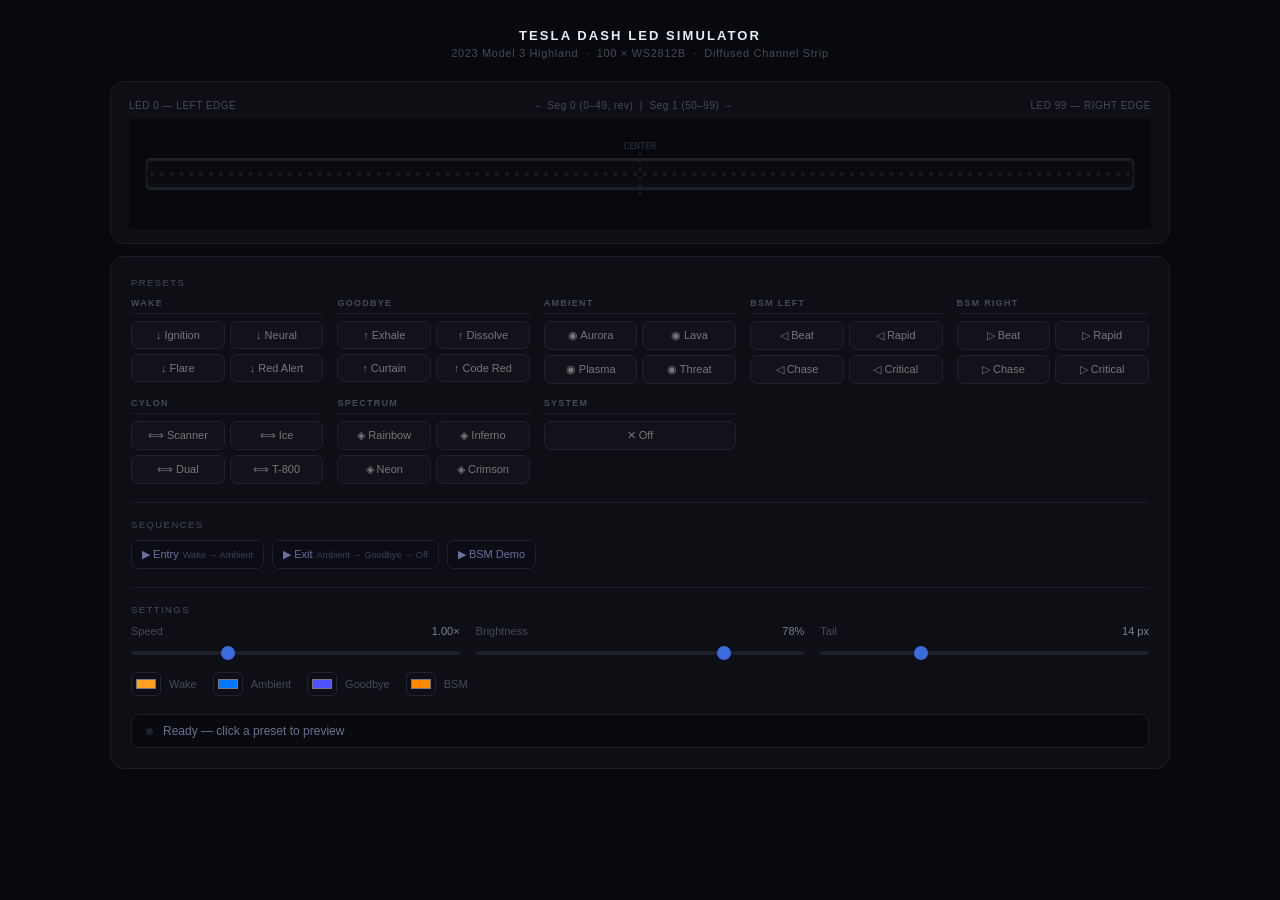
<file: play/dash-led/index.html>
<!DOCTYPE html>
<html lang="en">
<head>
<meta charset="UTF-8">
<meta name="viewport" content="width=device-width, initial-scale=1.0">
<title>Tesla Dash LED Simulator</title>
<style>
*, *::before, *::after { box-sizing: border-box; margin: 0; padding: 0; }
:root {
  --bg: #08090d; --surf: #0e0f14; --bdr: #1c1e26;
  --txt: #c0c4d4; --dim: #464a58; --acc: #3b6bde;
}
body {
  background: var(--bg); color: var(--txt);
  font-family: -apple-system, BlinkMacSystemFont, 'Segoe UI', sans-serif;
  font-size: 13px; min-height: 100vh;
  padding: 28px 16px 56px;
  display: flex; flex-direction: column; align-items: center;
}
header { text-align: center; margin-bottom: 22px; }
header h1 { font-size: 13px; font-weight: 600; letter-spacing: .16em; text-transform: uppercase; color: #e8ecf8; }
header p  { font-size: 11px; color: var(--dim); letter-spacing: .06em; margin-top: 4px; }

.card { background: var(--surf); border: 1px solid var(--bdr); border-radius: 14px; width: 100%; max-width: 1060px; margin-bottom: 12px; }
.scard { padding: 18px 18px 14px; }
.smeta { display: flex; justify-content: space-between; font-size: 10px; color: var(--dim); letter-spacing: .05em; margin-bottom: 8px; }
#cv { display: block; width: 100%; height: 110px; }

.ctrl { padding: 20px; }
.sec  { margin-bottom: 18px; }
.sec:last-child { margin-bottom: 0; }
.lbl  { font-size: 9.5px; text-transform: uppercase; letter-spacing: .15em; color: var(--dim); margin-bottom: 10px; }
.row  { display: flex; flex-wrap: wrap; gap: 8px; }
hr.dv { border: none; border-top: 1px solid var(--bdr); margin: 16px 0; }

.pg-wrap { display: grid; grid-template-columns: repeat(auto-fill, minmax(185px,1fr)); gap: 14px; }
.pg { display: flex; flex-direction: column; gap: 7px; }
.pg-lbl { font-size: 9px; font-weight: 600; text-transform: uppercase; letter-spacing: .14em; color: var(--dim); padding-bottom: 5px; border-bottom: 1px solid var(--bdr); }
.pg-btns { display: grid; grid-template-columns: 1fr 1fr; gap: 5px; }
.pg-btns.one { grid-template-columns: 1fr; }

.btn {
  display: inline-flex; align-items: center; justify-content: center; gap: 4px;
  padding: 7px 10px; background: #12131a; border: 1px solid #20222c;
  border-radius: 7px; color: #777; font-size: 11px; font-weight: 500;
  cursor: pointer; transition: background .1s, border-color .1s, color .1s; user-select: none;
  white-space: nowrap; overflow: hidden; text-overflow: ellipsis;
}
.btn:hover { background: #1a1b24; border-color: #36384a; color: #bbb; }
.btn.aw   { background: #1e1407; border-color: #a05a18; color: #ffaa50; }
.btn.ag   { background: #0c0c1f; border-color: #3a3aaa; color: #9090f0; }
.btn.aa   { background: #07131d; border-color: #1e5a9a; color: #60aaee; }
.btn.aa2  { background: #180900; border-color: #8a3818; color: #ffaa60; }
.btn.aa3  { background: #0d0318; border-color: #6018b0; color: #cc60ff; }
.btn.abl  { background: #1e1200; border-color: #c06800; color: #ffaa30; }
.btn.abr  { background: #1e1200; border-color: #c06800; color: #ffaa30; }
.btn.ac   { background: #0d0818; border-color: #5a2aaa; color: #c080ff; }
.btn.arb  { background: #0e1a0a; border-color: #2a7a20; color: #70e060; }
.btn.arb2 { background: #160400; border-color: #903010; color: #ff7030; }
.btn.arb3 { background: #00101a; border-color: #006090; color: #18b0f0; }
.btn.ao   { background: #111116; border-color: #2a2a30; color: #444; }
.btn.ard  { background: #170000; border-color: #880000; color: #ff3020; }
.btn.seq  { background: #0c0d14; border-color: #1e2030; color: #6a70a0; }
.btn.seq:hover { background: #13152a; border-color: #303458; color: #9aa0d0; }

.g3 { display: grid; grid-template-columns: 1fr 1fr 1fr; gap: 16px; margin-bottom: 14px; }
@media(max-width:600px){ .g3 { grid-template-columns: 1fr 1fr; } }
.set label { display: flex; justify-content: space-between; font-size: 11px; color: var(--dim); margin-bottom: 6px; }
.set label span { color: #7a8096; }
input[type=range] { -webkit-appearance:none; width:100%; height:4px; background:#1c1e28; border-radius:2px; outline:none; }
input[type=range]::-webkit-slider-thumb { -webkit-appearance:none; width:14px; height:14px; background:var(--acc); border-radius:50%; cursor:pointer; }
.clrs { display: flex; flex-wrap: wrap; gap: 16px; }
.ci { display: flex; align-items: center; gap: 8px; font-size: 11px; color: var(--dim); }
.ci input[type=color] { width:30px; height:24px; border:1px solid #222230; border-radius:5px; background:none; padding:2px; cursor:pointer; }
.st { display:flex; align-items:center; gap:10px; padding:9px 14px; background:#090a0e; border:1px solid var(--bdr); border-radius:8px; margin-top:14px; }
.dot { width:7px; height:7px; border-radius:50%; background:#1e2030; flex-shrink:0; transition:background .3s,box-shadow .3s; }
.dot.p { background:#44ee88; box-shadow:0 0 8px #44ee88; animation:bk 1.2s infinite; }
.dot.l { background:var(--acc); box-shadow:0 0 8px var(--acc); }
.dot.b { background:#ff8800; box-shadow:0 0 8px #ff8800; animation:bk .36s infinite; }
@keyframes bk { 0%,100%{opacity:1} 50%{opacity:.2} }
#stTxt { font-size:12px; color:#6a7090; }
#stTxt strong { color:#a8b0cc; font-weight:500; }
</style>
</head>
<body>

<header>
  <h1>Tesla Dash LED Simulator</h1>
  <p>2023 Model 3 Highland &nbsp;·&nbsp; 100 × WS2812B &nbsp;·&nbsp; Diffused Channel Strip</p>
</header>

<div class="card scard">
  <div class="smeta">
    <span>LED 0 — LEFT EDGE</span>
    <span>← Seg 0 (0–49, rev) &nbsp;|&nbsp; Seg 1 (50–99) →</span>
    <span>LED 99 — RIGHT EDGE</span>
  </div>
  <canvas id="cv"></canvas>
</div>

<div class="card ctrl">

  <div class="sec">
    <div class="lbl">Presets</div>
    <div class="pg-wrap">

      <div class="pg">
        <div class="pg-lbl">Wake</div>
        <div class="pg-btns">
          <button class="btn" id="bW"   onclick="go('wake')">↓ Ignition</button>
          <button class="btn" id="bW2"  onclick="go('wake2')">↓ Neural</button>
          <button class="btn" id="bW3"  onclick="go('wake3')">↓ Flare</button>
          <button class="btn" id="bW4"  onclick="go('wake4')">↓ Red Alert</button>
        </div>
      </div>

      <div class="pg">
        <div class="pg-lbl">Goodbye</div>
        <div class="pg-btns">
          <button class="btn" id="bG"   onclick="go('goodbye')">↑ Exhale</button>
          <button class="btn" id="bG2"  onclick="go('goodbye2')">↑ Dissolve</button>
          <button class="btn" id="bG3"  onclick="go('goodbye3')">↑ Curtain</button>
          <button class="btn" id="bG4"  onclick="go('goodbye4')">↑ Code Red</button>
        </div>
      </div>

      <div class="pg">
        <div class="pg-lbl">Ambient</div>
        <div class="pg-btns">
          <button class="btn" id="bA"   onclick="go('ambient')">◉ Aurora</button>
          <button class="btn" id="bA2"  onclick="go('ambient2')">◉ Lava</button>
          <button class="btn" id="bA3"  onclick="go('ambient3')">◉ Plasma</button>
          <button class="btn" id="bA4"  onclick="go('ambient4')">◉ Threat</button>
        </div>
      </div>

      <div class="pg">
        <div class="pg-lbl">BSM Left</div>
        <div class="pg-btns">
          <button class="btn" id="bBL"  onclick="go('bsml')">◁ Beat</button>
          <button class="btn" id="bBL2" onclick="go('bsml2')">◁ Rapid</button>
          <button class="btn" id="bBL3" onclick="go('bsml3')">◁ Chase</button>
          <button class="btn" id="bBL4" onclick="go('bsml4')">◁ Critical</button>
        </div>
      </div>

      <div class="pg">
        <div class="pg-lbl">BSM Right</div>
        <div class="pg-btns">
          <button class="btn" id="bBR"  onclick="go('bsmr')">▷ Beat</button>
          <button class="btn" id="bBR2" onclick="go('bsmr2')">▷ Rapid</button>
          <button class="btn" id="bBR3" onclick="go('bsmr3')">▷ Chase</button>
          <button class="btn" id="bBR4" onclick="go('bsmr4')">▷ Critical</button>
        </div>
      </div>

      <div class="pg">
        <div class="pg-lbl">Cylon</div>
        <div class="pg-btns">
          <button class="btn" id="bCy"  onclick="go('cylon')">⟺ Scanner</button>
          <button class="btn" id="bCy2" onclick="go('cylon2')">⟺ Ice</button>
          <button class="btn" id="bCy3" onclick="go('cylon3')">⟺ Dual</button>
          <button class="btn" id="bCy4" onclick="go('cylon4')">⟺ T-800</button>
        </div>
      </div>

      <div class="pg">
        <div class="pg-lbl">Spectrum</div>
        <div class="pg-btns">
          <button class="btn" id="bRb"  onclick="go('rainbow')">◈ Rainbow</button>
          <button class="btn" id="bRb2" onclick="go('rainbow2')">◈ Inferno</button>
          <button class="btn" id="bRb3" onclick="go('rainbow3')">◈ Neon</button>
          <button class="btn" id="bRb4" onclick="go('rainbow4')">◈ Crimson</button>
        </div>
      </div>

      <div class="pg">
        <div class="pg-lbl">System</div>
        <div class="pg-btns one">
          <button class="btn" id="bO"   onclick="go('off')">✕ Off</button>
        </div>
      </div>

    </div>
  </div>

  <hr class="dv">

  <div class="sec">
    <div class="lbl">Sequences</div>
    <div class="row">
      <button class="btn seq" onclick="seq('entry')">▶ Entry <small style="opacity:.5">Wake → Ambient</small></button>
      <button class="btn seq" onclick="seq('exit')">▶ Exit <small style="opacity:.5">Ambient → Goodbye → Off</small></button>
      <button class="btn seq" onclick="seq('bsm')">▶ BSM Demo</button>
    </div>
  </div>

  <hr class="dv">

  <div class="sec">
    <div class="lbl">Settings</div>
    <div class="g3">
      <div class="set">
        <label>Speed <span id="vS">1.00×</span></label>
        <input type="range" min="20" max="300" value="100"
          oninput="S.speed=this.value/100;id('vS').textContent=S.speed.toFixed(2)+'×'">
      </div>
      <div class="set">
        <label>Brightness <span id="vB">78%</span></label>
        <input type="range" min="5" max="100" value="78"
          oninput="S.bri=this.value/100;id('vB').textContent=this.value+'%'">
      </div>
      <div class="set">
        <label>Tail <span id="vT">14 px</span></label>
        <input type="range" min="3" max="40" value="14"
          oninput="S.tail=+this.value;id('vT').textContent=this.value+' px'">
      </div>
    </div>
    <div class="clrs">
      <div class="ci"><input type="color" value="#ffa020" oninput="S.cW=h2r(this.value)"> Wake</div>
      <div class="ci"><input type="color" value="#0078ff" oninput="S.cA=h2r(this.value)"> Ambient</div>
      <div class="ci"><input type="color" value="#5050ff" oninput="S.cG=h2r(this.value)"> Goodbye</div>
      <div class="ci"><input type="color" value="#ff8800" oninput="S.cB=h2r(this.value)"> BSM</div>
    </div>
  </div>

  <div class="st">
    <div class="dot" id="dot"></div>
    <span id="stTxt">Ready — click a preset to preview</span>
  </div>
</div>

<script>
// ─── constants & state ───────────────────────────────────────────────────────
const N = 100, HALF = 50;
let leds = Array.from({length:N}, ()=>[0,0,0]);

const S = {
  speed:1, bri:0.78, tail:14,
  cW:h2r('#ffa020'), cA:h2r('#0078ff'),
  cG:h2r('#5050ff'), cB:h2r('#ff8800'),
};

let preset='off', t0=0;
let snap=null, snapT0=0;
const BLEND=360;
let seqQ=[], seqTmr=null;
let sparkles=[];

// ─── color math ──────────────────────────────────────────────────────────────
function h2r(hex){ return [parseInt(hex.slice(1,3),16),parseInt(hex.slice(3,5),16),parseInt(hex.slice(5,7),16)]; }
function id(s){ return document.getElementById(s); }
function cl(v){ return Math.max(0,Math.min(255,Math.round(v))); }
function sc(c,f){ return [c[0]*f, c[1]*f, c[2]*f]; }
function add(a,b){ return [Math.min(255,a[0]+b[0]),Math.min(255,a[1]+b[1]),Math.min(255,a[2]+b[2])]; }
function lerp(a,b,t){ return a+(b-a)*t; }
function lc(a,b,t){ return [lerp(a[0],b[0],t),lerp(a[1],b[1],t),lerp(a[2],b[2],t)]; }
function setL(i,c){ leds[i]=[cl(c[0]),cl(c[1]),cl(c[2])]; }

function hsl(h,s,l){
  h=((h%360)+360)%360; s=Math.max(0,Math.min(1,s)); l=Math.max(0,Math.min(1,l));
  const c2=(1-Math.abs(2*l-1))*s, x=c2*(1-Math.abs(h/60%2-1)), m=l-c2/2;
  let r,g,b;
  if      (h<60)  [r,g,b]=[c2,x,0];
  else if (h<120) [r,g,b]=[x,c2,0];
  else if (h<180) [r,g,b]=[0,c2,x];
  else if (h<240) [r,g,b]=[0,x,c2];
  else if (h<300) [r,g,b]=[x,0,c2];
  else            [r,g,b]=[c2,0,x];
  return [Math.round((r+m)*255),Math.round((g+m)*255),Math.round((b+m)*255)];
}

function hueShift(rgb,deg){
  const r=rgb[0]/255,g=rgb[1]/255,b=rgb[2]/255;
  const max=Math.max(r,g,b),min=Math.min(r,g,b);
  const l=(max+min)/2;
  if(max===min) return rgb;
  const d=max-min;
  const s=l>0.5?d/(2-max-min):d/(max+min);
  let h;
  if(max===r)      h=((g-b)/d+(g<b?6:0))*60;
  else if(max===g) h=((b-r)/d+2)*60;
  else             h=((r-g)/d+4)*60;
  return hsl(h+deg,s,l);
}

// ─── WAKE animations ─────────────────────────────────────────────────────────

function fOff(){ for(let i=0;i<N;i++) leds[i]=[0,0,0]; return true; }

// Wake 1 — Ignition: dual-pulse warm amber
function fWake(el){
  const dur=2800/S.speed, p=Math.min(1,el/dur);
  for(let i=0;i<N;i++) leds[i]=[0,0,0];

  if(p < 0.09){
    const tp=p/0.09;
    const flash=Math.pow(tp,0.35)*Math.exp(-Math.pow(tp-0.55,2)*6);
    for(let i=0;i<N;i++){
      const x=Math.abs(i-49.5)/HALF;
      setL(i,sc([255,245,190],flash*S.bri*Math.exp(-x*x*9)));
    }
    return false;
  }

  const p2=(p-0.09)/0.91;
  const hA=p2*1.55*(HALF+12);
  const hB=Math.max(0,(p2-0.18)/0.82)*(HALF+S.tail+6);

  for(let i=0;i<HALF;i++){
    let rgb=[0,0,0];
    const dB=hB-i;
    if(dB>0 && dB<=S.tail+3){
      const t=Math.min(1,dB/(S.tail+3));
      let col;
      if     (t<0.18) col=lc([255,235,170],S.cW,t/0.18);
      else if(t<0.6)  col=lc(S.cW,[255,85,8],(t-0.18)/0.42);
      else            col=sc([220,55,0],(1-t)/0.4);
      rgb=add(rgb,sc(col,S.bri*1.1*Math.pow(1-t,1.6)));
    } else if(dB>S.tail+3){
      rgb=add(rgb,sc(S.cW,S.bri*Math.min(1,(dB-S.tail-3)/7)*0.18));
    }
    const dA=hA-i;
    if(dA>0 && dA<9){
      const t=dA/9;
      rgb=add(rgb,sc(lc([255,255,250],[160,200,255],t),S.bri*1.4*Math.pow(1-t,2.2)));
    }
    setL(49-i,rgb);
    setL(50+i,[...rgb]);
  }
  return p>=1;
}

// Wake 2 — Neural Spark: three staggered electric-blue pulses from center
function fWake2(el){
  const dur=2400/S.speed, p=Math.min(1,el/dur);
  for(let i=0;i<N;i++) leds[i]=[0,0,0];

  if(p<0.07){
    const tp=p/0.07;
    const flash=Math.sin(tp*Math.PI)*1.2;
    for(let i=0;i<N;i++){
      const x=Math.abs(i-49.5)/HALF;
      setL(i,sc([120,220,255],flash*S.bri*Math.exp(-x*x*14)));
    }
    return false;
  }

  const p2=(p-0.07)/0.93;
  const pulses=[
    {d:0,    v:1.8,  w:6,  col:[240,255,255]},
    {d:0.09, v:1.25, w:11, col:[60,160,255]},
    {d:0.22, v:0.85, w:17, col:[20,70,200]},
  ];

  for(const pulse of pulses){
    const pp=Math.max(0,(p2-pulse.d)/(1-pulse.d));
    const head=pp*pulse.v*(HALF+pulse.w+6);
    for(let i=0;i<HALF;i++){
      const d=head-i;
      if(d>0 && d<=pulse.w){
        const t=d/pulse.w;
        const b=S.bri*1.1*Math.pow(1-t,1.7)*(1-p2*0.55);
        setL(49-i,add(leds[49-i],sc(pulse.col,b)));
        setL(50+i, add(leds[50+i], sc(pulse.col,b)));
      }
    }
  }

  // Electric jitter sparks along the advancing front
  if(p2>0.04 && p2<0.75 && Math.random()<0.38){
    const r=Math.floor(Math.random()*HALF*Math.min(1,p2*2.2));
    const j=S.bri*0.9*(0.75-p2);
    setL(49-r,add(leds[49-r],sc([200,245,255],j)));
    setL(50+r, add(leds[50+r], sc([200,245,255],j)));
  }

  return p>=1;
}

// Wake 3 — Solar Flare: white-hot core → expanding warm corona
function fWake3(el){
  const dur=3000/S.speed, p=Math.min(1,el/dur);
  for(let i=0;i<N;i++) leds[i]=[0,0,0];

  if(p<0.10){
    const tp=p/0.10;
    const flash=Math.sin(tp*Math.PI);
    for(let i=0;i<N;i++){
      const x=Math.abs(i-49.5)/HALF;
      const col=lc([255,255,230],[255,200,80],Math.pow(x,0.4));
      setL(i,sc(col,flash*S.bri*1.2*Math.exp(-x*x*7)));
    }
    return false;
  }

  const p2=(p-0.10)/0.90;
  const head=p2*(HALF+S.tail+12);

  for(let i=0;i<HALF;i++){
    const d=head-i;
    let b=0;
    if(d>0 && d<1.8)             b=S.bri*1.35;
    else if(d>=1.8 && d<S.tail+8){
      const t=(d-1.8)/(S.tail+8-1.8);
      b=S.bri*(1-p2*0.65)*Math.pow(1-t,1.5);
    } else if(d>=S.tail+8){
      b=S.bri*Math.max(0,1-(d-S.tail-8)/8)*0.18*(1-p2);
    }
    const distF=Math.min(1,i/(HALF*0.85));
    const tailF=d>0?Math.min(1,d/(S.tail+8)):0;
    const col=lc(lc([255,245,200],[255,130,20],distF),[190,50,0],tailF*0.6);
    setL(49-i,sc(col,b));
    setL(50+i, sc(col,b));
  }
  return p>=1;
}

// Wake 4 — Red Alert: outbound orbs -> reversal with solid tail -> convergence burst -> threat ambient
function fWake4(el){
  const dur=5000/S.speed, p=Math.min(1,el/dur);
  for(let i=0;i<N;i++) leds[i]=[0,0,0];

  const RED=[255,18,0], BRIGHT=[255,75,25];
  const sigma=6, s4=sigma*sigma*sigma*sigma;

  // Phase 1 (0-0.32): outbound orbs, center to edges, no trail
  if(p < 0.32){
    const head=(p/0.32)*49;
    for(let i=0;i<HALF;i++){
      const d=i-head;
      const b=S.bri*1.45*Math.exp(-(d*d*d*d)/s4);
      if(b<0.01) continue;
      const col=lc(BRIGHT,RED,Math.pow(Math.min(1,Math.abs(d)/sigma),0.65));
      setL(49-i,sc(col,b)); setL(50+i,sc(col,b));
    }
    return false;
  }

  // Phase 2 (0.32-0.39): edge bloom before reversal
  if(p < 0.39){
    const bloom=Math.sin((p-0.32)/0.07*Math.PI);
    for(let i=HALF-11;i<HALF;i++){
      const f=(i-(HALF-11))/10;
      const b=S.bri*bloom*(0.08+0.92*Math.pow(f,1.6));
      setL(49-i,sc(RED,b)); setL(50+i,sc(RED,b));
    }
    return false;
  }

  // Phase 3 (0.39-0.71): return sweep with solid tail, edges toward center
  if(p < 0.71){
    const p3=(p-0.39)/0.32;
    const head=49*(1-p3);
    for(let i=0;i<HALF;i++){
      const dBehind=i-head;
      const trailB=dBehind>0 ? S.bri*(0.70+0.08*Math.exp(-(49-i)*0.08)) : 0;
      const orbB=S.bri*1.45*Math.exp(-(dBehind*dBehind*dBehind*dBehind)/s4);
      const b=Math.max(orbB,trailB);
      if(b<0.01) continue;
      const col=orbB>trailB
        ? lc(BRIGHT,RED,Math.pow(Math.min(1,Math.abs(dBehind)/sigma),0.65))
        : RED;
      setL(49-i,sc(col,b)); setL(50+i,sc(col,b));
    }
    return false;
  }

  // Phase 4 (0.71-1.00): convergence burst -> dissolve into threat ambient
  const p4=(p-0.71)/0.29;

  // 4a: solid trails linger then die quickly as burst fires
  const trailFade=Math.max(0,1-p4/0.09);
  if(trailFade>0.01){
    for(let i=0;i<HALF;i++){
      setL(49-i,sc(RED,S.bri*0.70*trailFade));
      setL(50+i, sc(RED,S.bri*0.70*trailFade));
    }
  }

  // 4b: center collision flash — hot white-red burst at impact point
  const impactF=p4<0.22 ? Math.sin(p4/0.22*Math.PI) : 0;
  if(impactF>0.01){
    for(let i=0;i<N;i++){
      const x=Math.abs(i-49.5)/HALF;
      const b=impactF*S.bri*1.7*Math.exp(-x*x*11);
      setL(i,add(leds[i],sc(lc([255,150,60],[255,20,0],Math.pow(x,0.4)),b)));
    }
  }

  // 4c: burst ring expands outward from center, fading as it reaches edges
  if(p4>0.07){
    const pp=Math.min(1,(p4-0.07)/0.66);
    const ringPos=pp*55;
    const ringFade=Math.pow(1-pp,0.68);
    const sig2=5.5, s4b=sig2*sig2*sig2*sig2;
    for(let i=0;i<HALF;i++){
      const d=i-ringPos;
      const b=S.bri*1.4*ringFade*Math.exp(-(d*d*d*d)/s4b);
      if(b<0.01) continue;
      const col=lc([255,80,20],[255,20,0],Math.min(1,Math.abs(d)/sig2));
      setL(49-i,add(leds[49-i],sc(col,b)));
      setL(50+i, add(leds[50+i], sc(col,b)));
    }
  }

  // 4d: threat-level ambient breathes up as burst fades — seamless handoff
  if(p4>0.38){
    const settle=Math.pow((p4-0.38)/0.62,1.4);
    for(let i=0;i<N;i++){
      const x=i/(N-1);
      const wave=0.5+0.5*Math.sin(x*Math.PI*3.6);
      const b=S.bri*0.30*settle*(0.18+0.82*wave);
      setL(i,add(leds[i],sc([165,10,0],b)));
    }
  }

  return p>=1;
}

// ─── GOODBYE animations ───────────────────────────────────────────────────────

// Goodbye 1 — Exhale: inhale breathe → dual edge-inward converge → center ember
function fGoodbye(el){
  const dur=3200/S.speed, p=Math.min(1,el/dur);
  for(let i=0;i<N;i++) leds[i]=[0,0,0];

  if(p<0.17){
    const tp=p/0.17;
    const pulse=Math.sin(tp*Math.PI)*0.35+0.75;
    for(let i=0;i<N;i++) setL(i,sc(S.cG,S.bri*pulse));
    return false;
  }

  if(p<0.76){
    const p2=(p-0.17)/0.59;
    const head=p2*(HALF+S.tail+6);
    const fade=Math.pow(1-p2*0.88,0.48);
    for(let i=0;i<HALF;i++){
      const d=head-i;
      let b;
      if      (d<=0)     b=S.bri*0.75*fade;
      else if (d<1)      b=S.bri*1.1*fade;
      else if (d<S.tail) b=S.bri*Math.pow(1-(d-1)/(S.tail-1),1.9)*fade;
      else               b=0;
      const c=sc(S.cG,b);
      setL(i,c); setL(99-i,[...c]);
    }
    return false;
  }

  const p3=(p-0.76)/0.24;
  const span=12;
  for(let i=HALF-span;i<HALF+span;i++){
    const x=Math.abs(i-49.5)/span;
    setL(i,sc(S.cG,S.bri*(1-p3)*Math.pow(1-x*x,1.8)*0.9));
  }
  return p>=1;
}

// Goodbye 2 — Dissolve: staggered per-LED fadeout, edges die first
function fGoodbye2(el){
  const dur=2600/S.speed, p=Math.min(1,el/dur);
  for(let i=0;i<N;i++){
    const distFromEdge=Math.min(i,N-1-i)/(HALF-1);
    const hash=Math.abs(Math.sin(i*127.1+31.4)*43758.5453)%1;
    const startT=distFromEdge*0.52+hash*0.16;
    const localP=Math.max(0,Math.min(1,(p-startT)/Math.max(0.08,1-startT)));
    setL(i,sc(S.cG,S.bri*Math.pow(1-localP,1.9)));
  }
  return p>=1;
}

// Goodbye 3 — Curtain: crisp dark edge sweeps from each outer edge inward
function fGoodbye3(el){
  const dur=2000/S.speed, p=Math.min(1,el/dur);
  for(let i=0;i<N;i++) leds[i]=[0,0,0];

  if(p<0.08){
    for(let i=0;i<N;i++) setL(i,sc(S.cG,S.bri));
    return false;
  }

  const p2=(p-0.08)/0.92;
  const darkEdge=p2*(HALF+2);

  for(let i=0;i<HALF;i++){
    // Left half: i=0 is left edge, i=49 is center side
    if(i>=darkEdge){
      const edgeDist=i-darkEdge;
      const glow=edgeDist<4?1+0.5*(1-edgeDist/4):1;
      setL(i,  sc(S.cG,S.bri*Math.min(1.5,glow)));
    }
    // Right half: i=0 is right edge (LED99), i=49 is center side (LED50)
    const ri=N-1-i;
    if(i>=darkEdge){
      const edgeDist=i-darkEdge;
      const glow=edgeDist<4?1+0.5*(1-edgeDist/4):1;
      setL(ri, sc(S.cG,S.bri*Math.min(1.5,glow)));
    }
  }
  return p>=1;
}

// Goodbye 4 — Code Red: triple strobe → drain from edges inward → center pulse → out
function fGoodbye4(el){
  const dur=3200/S.speed, p=Math.min(1,el/dur);
  for(let i=0;i<N;i++) leds[i]=[0,0,0];
  const RED=[255,22,0];

  if(p<0.15){
    const strobe=Math.pow(Math.max(0,Math.sin(p/0.15*Math.PI*3)),4);
    for(let i=0;i<N;i++) setL(i,sc(RED,strobe*S.bri));
    return false;
  }

  if(p<0.72){
    const p2=(p-0.15)/0.57;
    const darkEdge=p2*HALF;
    for(let i=0;i<HALF;i++){
      if(i>=darkEdge){
        const edgeDist=i-darkEdge;
        const glow=edgeDist<3?1+0.5*(1-edgeDist/3):1;
        setL(i,    sc(RED,S.bri*glow*(1-p2*0.28)));
      }
    }
    for(let j=HALF;j<N;j++){
      const distFromRight=N-1-j;
      if(distFromRight>=darkEdge){
        const edgeDist=distFromRight-darkEdge;
        const glow=edgeDist<3?1+0.5*(1-edgeDist/3):1;
        setL(j,    sc(RED,S.bri*glow*(1-p2*0.28)));
      }
    }
    return false;
  }

  if(p<0.90){
    const p3=(p-0.72)/0.18;
    const pulse=0.7+0.5*Math.sin(p3*Math.PI*4.5);
    for(let i=HALF-9;i<HALF+9;i++){
      const x=Math.abs(i-49.5)/9;
      setL(i,sc(RED,S.bri*pulse*Math.pow(1-x*x,1.6)));
    }
    return false;
  }

  const p4=(p-0.90)/0.10;
  for(let i=HALF-9;i<HALF+9;i++){
    const x=Math.abs(i-49.5)/9;
    setL(i,sc(RED,S.bri*(1-p4)*Math.pow(1-x*x,1.6)));
  }
  return p>=1;
}

// ─── AMBIENT animations ───────────────────────────────────────────────────────

// Ambient 1 — Aurora: layered sine waves + hue drift + sparkle
function fAmbient(el){
  const t=el*0.001;
  for(let i=0;i<N;i++){
    const x=i/(N-1);
    const w1=0.5+0.5*Math.sin(x*Math.PI*4   - t*0.40*S.speed);
    const w2=0.5+0.5*Math.sin(x*Math.PI*9   - t*0.95*S.speed + 1.3);
    const w3=0.5+0.5*Math.sin(x*Math.PI*1.4 - t*0.18*S.speed);
    const wave=w1*0.42+w2*0.35+w3*0.23;
    const breathe=0.72+0.28*Math.sin(t*0.38*S.speed);
    const hShift=Math.sin(x*5+t*0.25*S.speed)*18;
    const [hr,hg,hb]=hueShift(S.cA,hShift);
    const bri=S.bri*breathe*(0.18+0.82*wave);
    setL(i,[hr*bri,hg*bri,hb*bri]);
  }
  const now=performance.now();
  sparkles=sparkles.filter(s=>now-s.t<s.d);
  if(Math.random()<0.045){
    sparkles.push({i:Math.floor(Math.random()*N),t:now,d:160+Math.random()*180,v:0.35+Math.random()*0.45});
  }
  for(const s of sparkles){
    const tp=(now-s.t)/s.d;
    const bri=s.v*Math.sin(tp*Math.PI);
    const l=leds[s.i];
    setL(s.i,[l[0]+200*bri,l[1]+200*bri,l[2]+200*bri]);
  }
  return false;
}

// Ambient 2 — Lava: slow rolling warm orange/red/yellow blobs
function fAmbient2(el){
  const t=el*0.001*S.speed;
  for(let i=0;i<N;i++){
    const x=i/(N-1);
    const b1=0.5+0.5*Math.sin(x*Math.PI*2.2 - t*0.14);
    const b2=0.5+0.5*Math.sin(x*Math.PI*3.8 - t*0.21 + 1.9);
    const b3=0.5+0.5*Math.sin(x*Math.PI*1.1 - t*0.08 + 0.6);
    const intensity=b1*0.45+b2*0.35+b3*0.20;
    let col;
    if(intensity<0.32)      col=lc([70,4,0],[200,28,0],intensity/0.32);
    else if(intensity<0.62) col=lc([200,28,0],[255,100,8],(intensity-0.32)/0.30);
    else                    col=lc([255,100,8],[255,210,40],(intensity-0.62)/0.38);
    const breathe=0.68+0.32*Math.sin(t*0.27);
    setL(i,sc(col,S.bri*breathe*(0.22+0.78*intensity)));
  }
  return false;
}

// Ambient 3 — Plasma: fast cyberpunk multi-color plasma formula
function fAmbient3(el){
  const t=el*0.001*S.speed;
  for(let i=0;i<N;i++){
    const x=i/(N-1);
    const v1=Math.sin(x*8    - t*2.1);
    const v2=Math.sin(x*3.2  + t*1.65 + 2.0);
    const v3=Math.sin((x+t*0.48)*6.4);
    const plasma=(v1+v2+v3)/3;
    const hue=((plasma+1)*180+t*28)%360;
    const breathe=0.70+0.30*Math.sin(t*1.45);
    setL(i,sc(hsl(hue,1.0,0.52),S.bri*breathe));
  }
  return false;
}

// Ambient 4 — Threat Level: deep pulsing red, ominous military feel
function fAmbient4(el){
  const t=el*0.001*S.speed;
  for(let i=0;i<N;i++){
    const x=i/(N-1);
    const wave=0.5+0.5*Math.sin(x*Math.PI*3.6 - t*0.44);
    const centerPulse=Math.exp(-Math.pow(x-0.5,2)*5)*Math.max(0,Math.sin(t*0.72+0.4));
    const breathe=0.55+0.45*Math.sin(t*0.33);
    const intensity=wave*0.52+centerPulse*0.32+0.16;
    const col=lc([110,0,0],[255,22,0],Math.pow(intensity,0.85));
    setL(i,sc(col,S.bri*breathe*(0.18+0.82*Math.pow(intensity,1.15))));
  }
  return false;
}

// ─── BSM animations ──────────────────────────────────────────────────────────

// BSM 1 — Beat: classic heartbeat double-flash amber
function fBsm(el,side){
  const cycle=780/S.speed;
  const pos=el%cycle;
  const p1s=0,   p1e=110/S.speed;
  const p2s=200/S.speed, p2e=340/S.speed;
  let flash=0;
  if(pos>=p1s&&pos<p1e){
    flash=Math.sin((pos-p1s)/(p1e-p1s)*Math.PI);
  } else if(pos>=p2s&&pos<p2e){
    flash=Math.sin((pos-p2s)/(p2e-p2s)*Math.PI)*0.78;
  }

  const d=sc(S.cA,S.bri*0.07);
  const [fa,fb]=side==='l'?[[0,49],[50,99]]:[[50,99],[0,49]];
  for(let i=fa[0];i<=fa[1];i++){
    const x=side==='l'?(fa[1]-i)/49:(i-fa[0])/49;
    setL(i,sc(S.cB,(flash*0.92+0.06)*S.bri*(1+0.25*x*flash)));
  }
  for(let i=fb[0];i<=fb[1];i++) setL(i,d);
  return false;
}

// BSM 2 — Rapid: fast double-tap flash, much quicker than beat
function fBsm2(el,side){
  const cycle=280/S.speed;
  const pos=el%cycle;
  const p1e=60/S.speed;
  const p2s=90/S.speed, p2e=155/S.speed;
  let flash=0;
  if(pos<p1e)              flash=Math.sin(pos/p1e*Math.PI)*1.1;
  else if(pos>=p2s&&pos<p2e) flash=Math.sin((pos-p2s)/(p2e-p2s)*Math.PI)*0.88;

  const c=sc(S.cB,(flash*0.9+0.05)*S.bri);
  const d=sc(S.cA,S.bri*0.06);
  const [fa,fb]=side==='l'?[[0,49],[50,99]]:[[50,99],[0,49]];
  for(let i=fa[0];i<=fa[1];i++) setL(i,c);
  for(let i=fb[0];i<=fb[1];i++) setL(i,d);
  return false;
}

// BSM 3 — Chase: amber comet sweeping from outer edge toward center, looping
function fBsm3(el,side){
  const cycleDur=600/S.speed;
  const pos=el%cycleDur;
  const pp=pos/cycleDur;
  const head=pp*(HALF+S.tail+4);

  const d=sc(S.cB,S.bri*0.05);
  const [fa,fb]=side==='l'?[[0,49],[50,99]]:[[50,99],[0,49]];
  for(let i=fb[0];i<=fb[1];i++) setL(i,d);

  for(let i=0;i<HALF;i++){
    const dist=head-i;
    let b=0;
    if(dist>0&&dist<1.5)         b=S.bri*1.12;
    else if(dist>=1.5&&dist<S.tail+2) b=S.bri*Math.pow(1-(dist-1.5)/(S.tail+0.5),1.8);
    const t=Math.min(1,dist/S.tail);
    const col=lc(S.cB,[255,190,0],Math.min(1,t*0.4));
    if(side==='l') setL(fa[0]+i,   sc(col,b));
    else           setL(fa[1]-i,   sc(col,b));
  }
  return false;
}

// BSM 4 — Critical: urgent triple-beat red alert
function fBsm4(el,side){
  const cycle=500/S.speed;
  const pos=el%cycle;
  const p1e=80/S.speed;
  const p2s=120/S.speed, p2e=200/S.speed;
  const p3s=250/S.speed, p3e=350/S.speed;
  let flash=0;
  if(pos<p1e)               flash=Math.sin(pos/p1e*Math.PI);
  else if(pos>=p2s&&pos<p2e)  flash=Math.sin((pos-p2s)/(p2e-p2s)*Math.PI)*0.85;
  else if(pos>=p3s&&pos<p3e)  flash=Math.sin((pos-p3s)/(p3e-p3s)*Math.PI)*0.65;

  const RED=[255,22,0];
  const dimRed=sc([40,0,0],S.bri*0.08);
  const [fa,fb]=side==='l'?[[0,49],[50,99]]:[[50,99],[0,49]];
  for(let i=fa[0];i<=fa[1];i++){
    const x=side==='l'?(fa[1]-i)/49:(i-fa[0])/49;
    setL(i,sc(RED,(flash*0.94+0.04)*S.bri*(1+0.3*x*flash)));
  }
  for(let i=fb[0];i<=fb[1];i++) setL(i,dimRed);
  return false;
}

// ─── CYLON animations ─────────────────────────────────────────────────────────

// Cylon 1 — Scanner: warm white core → deep red/amber trail
function fCylon(el){
  const period=1600/S.speed;
  const phase=(el%period)/period;
  const eased=phase<0.5
    ? 2*phase*phase*(3-2*phase)
    : 1-2*(1-phase)*(1-phase)*(3-2*(1-phase));
  const head=eased*(N-1);

  for(let i=0;i<N;i++){
    const d=Math.abs(i-head);
    const tail=S.tail*1.4;
    let b;
    if     (d<1.5)   b=S.bri*1.2;
    else if(d<tail)  b=S.bri*Math.pow(1-d/tail,1.6);
    else             b=0;
    const t=Math.min(1,d/tail);
    setL(i,sc(lc([255,250,200],[180,20,0],Math.pow(t,0.7)),b));
  }
  return false;
}

// Cylon 2 — Ice: cool blue/cyan core → deep blue trail
function fCylon2(el){
  const period=1600/S.speed;
  const phase=(el%period)/period;
  const eased=phase<0.5
    ? 2*phase*phase*(3-2*phase)
    : 1-2*(1-phase)*(1-phase)*(3-2*(1-phase));
  const head=eased*(N-1);

  for(let i=0;i<N;i++){
    const d=Math.abs(i-head);
    const tail=S.tail*1.4;
    let b;
    if     (d<1.5)   b=S.bri*1.3;
    else if(d<tail)  b=S.bri*Math.pow(1-d/tail,1.6);
    else             b=0;
    const t=Math.min(1,d/tail);
    setL(i,sc(lc([230,255,255],[0,55,145],Math.pow(t,0.6)),b));
  }
  return false;
}

// Cylon 3 — Dual: two opposing comets (amber + blue) crossing
function fCylon3(el){
  const period=1400/S.speed;
  const phase=(el%period)/period;
  const ea=phase<0.5?2*phase*phase*(3-2*phase):1-2*(1-phase)*(1-phase)*(3-2*(1-phase));
  const h1=ea*(N-1);
  const h2=(1-ea)*(N-1);
  const tail=S.tail*1.2;

  for(let i=0;i<N;i++) leds[i]=[0,0,0];

  for(let i=0;i<N;i++){
    const d1=Math.abs(i-h1);
    if(d1<tail){
      const b=d1<1.5?S.bri*1.1:S.bri*Math.pow(1-d1/tail,1.8);
      const c=lc([255,220,100],[175,70,0],Math.min(1,d1/tail));
      setL(i,add(leds[i],sc(c,b)));
    }
    const d2=Math.abs(i-h2);
    if(d2<tail){
      const b=d2<1.5?S.bri*1.1:S.bri*Math.pow(1-d2/tail,1.8);
      const c=lc([210,245,255],[0,75,175],Math.min(1,d2/tail));
      setL(i,add(leds[i],sc(c,b)));
    }
  }
  return false;
}

// Cylon 4 — T-800: slow blood red sweep, wide ominous trail with subtle pulse
function fCylon4(el){
  const period=2800/S.speed;
  const phase=(el%period)/period;
  const eased=phase<0.5
    ? 2*phase*phase*(3-2*phase)
    : 1-2*(1-phase)*(1-phase)*(3-2*(1-phase));
  const head=eased*(N-1);
  const trailPulse=0.86+0.14*Math.sin(el*0.001*2.3);

  for(let i=0;i<N;i++){
    const d=Math.abs(i-head);
    const tail=S.tail*2.4;
    let b;
    if     (d<1.5)   b=S.bri*1.3;
    else if(d<tail)  b=S.bri*Math.pow(1-d/tail,1.3)*trailPulse;
    else             b=0;
    const t=Math.min(1,d/tail);
    setL(i,sc(lc([255,55,0],[75,0,0],Math.pow(t,0.5)),b));
  }
  return false;
}

// ─── SPECTRUM animations ──────────────────────────────────────────────────────

// Spectrum 1 — Rainbow: hue wave drifting across strip
function fRainbow(el){
  const t=el*0.001;
  for(let i=0;i<N;i++){
    const x=i/(N-1);
    const hue=((x-t*0.12*S.speed)*360+360)%360;
    const breathe=0.65+0.35*Math.sin(t*1.1*S.speed+x*3.5);
    setL(i,sc(hsl(hue,1,0.5),S.bri*breathe));
  }
  return false;
}

// Spectrum 2 — Inferno: turbulent fire in red/orange/yellow
function fRainbow2(el){
  const t=el*0.001*S.speed;
  for(let i=0;i<N;i++){
    const x=i/(N-1);
    const flicker=Math.max(0,Math.min(1,
      0.5+0.5*Math.sin(x*12-t*3.5)+Math.sin(x*7.2+t*2.3)*0.24+Math.sin(x*19-t*5.2)*0.11
    ));
    let col;
    if(flicker<0.25)      col=lc([28,0,0],[185,18,0],flicker/0.25);
    else if(flicker<0.55) col=lc([185,18,0],[255,95,0],(flicker-0.25)/0.30);
    else                  col=lc([255,95,0],[255,230,25],(flicker-0.55)/0.45);
    const breathe=0.68+0.32*Math.sin(t*0.88+x*2.1);
    setL(i,sc(col,S.bri*breathe));
  }
  return false;
}

// Spectrum 3 — Neon City: full-hue wave with sharp neon burst overlay
function fRainbow3(el){
  const t=el*0.001*S.speed;
  for(let i=0;i<N;i++){
    const x=i/(N-1);
    const baseHue=((x-t*0.16)*360+3600)%360;
    const col=hsl(baseHue,1,0.52);
    const burstHue=(baseHue+175)%360;
    const burst=Math.pow(Math.max(0,Math.sin(x*6.5-t*4.2)),8);
    const flash=hsl(burstHue,1,0.80);
    const breathe=0.52+0.48*Math.sin(t*2.2+x*4.8);
    setL(i,add(sc(col,S.bri*breathe),sc(flash,burst*S.bri*0.75)));
  }
  return false;
}

// Spectrum 4 — Crimson Tide: shifting red-spectrum only, deep crimson to orange-red
function fRainbow4(el){
  const t=el*0.001*S.speed;
  for(let i=0;i<N;i++){
    const x=i/(N-1);
    const wave=(x*3-t*0.20+30)%3;
    // Map to red-only hues: 330 (deep crimson) → 360/0 (pure red) → 22 (orange-red)
    const hue=((wave/3)*52+330)%360;
    const breathe=0.60+0.40*Math.sin(t*0.66+x*2.9);
    const lum=0.38+0.12*Math.sin(t*1.1+x*5.1);
    setL(i,sc(hsl(hue,1,lum),S.bri*breathe));
  }
  return false;
}

// ─── triggers ─────────────────────────────────────────────────────────────────
function go(name,noBlend=false){
  clearTimeout(seqTmr); seqQ=[];
  _go(name,noBlend);
}
function _go(name,noBlend=false){
  if(!noBlend&&preset!==name&&preset!=='off'){
    snap=leds.map(c=>[...c]); snapT0=performance.now();
  } else snap=null;
  preset=name; t0=performance.now();
  sparkles=[];
  updateUI(name);
}

// ─── sequences ────────────────────────────────────────────────────────────────
function seq(name){
  const seqs={
    entry:[{p:'wake',ms:2850/S.speed},{p:'ambient',ms:1/0}],
    exit: [{p:'ambient',ms:900},{p:'goodbye',ms:3250/S.speed},{p:'off',ms:1/0}],
    bsm:  [{p:'ambient',ms:800},{p:'bsmr',ms:2000},{p:'ambient',ms:600},{p:'bsml',ms:2000},{p:'ambient',ms:1/0}],
  };
  seqQ=(seqs[name]||[]).map(s=>({...s}));
  nextSeq();
}
function nextSeq(){
  if(!seqQ.length) return;
  const s=seqQ.shift();
  _go(s.p);
  if(isFinite(s.ms)) seqTmr=setTimeout(nextSeq,s.ms);
}

// ─── canvas ────────────────────────────────────────────────────────────────────
const cv=id('cv');
let ctx,dpr,cssW,cssH;
function setup(){
  dpr=window.devicePixelRatio||1;
  cssW=cv.offsetWidth; cssH=cv.offsetHeight;
  cv.width=cssW*dpr; cv.height=cssH*dpr;
  ctx=cv.getContext('2d'); ctx.scale(dpr,dpr);
}
window.addEventListener('resize',setup);

function draw(){
  ctx.clearRect(0,0,cssW,cssH);
  ctx.fillStyle='#07080c'; ctx.fillRect(0,0,cssW,cssH);

  const step=(cssW-36)/N;
  const ox=18+step*0.5;
  const cy=cssH*0.5;

  const chX=16, chW=cssW-32, chY=cy-16, chH=32;
  const mg=ctx.createLinearGradient(0,chY,0,chY+chH);
  mg.addColorStop(0,   '#22242e');
  mg.addColorStop(0.12,'#181a22');
  mg.addColorStop(0.5, '#101218');
  mg.addColorStop(0.88,'#181a22');
  mg.addColorStop(1,   '#22242e');
  ctx.fillStyle=mg;
  ctx.beginPath(); ctx.roundRect(chX,chY,chW,chH,6); ctx.fill();
  const ig=ctx.createLinearGradient(0,chY+3,0,chY+chH-3);
  ig.addColorStop(0,'#0c0d10'); ig.addColorStop(0.5,'#0a0b0e'); ig.addColorStop(1,'#0c0d10');
  ctx.fillStyle=ig;
  ctx.beginPath(); ctx.roundRect(chX+3,chY+3,chW-6,chH-6,3); ctx.fill();

  ctx.save();
  ctx.globalCompositeOperation='lighter';
  for(let i=0;i<N;i++){
    const [r,g,b]=leds[i];
    const bri=Math.sqrt(r*r+g*g+b*b)/(255*1.732);
    if(bri<0.018) continue;
    const x=ox+i*step;
    const gr=28+bri*10;
    const gd=ctx.createRadialGradient(x,cy,0,x,cy,gr);
    gd.addColorStop(0,  `rgba(${r},${g},${b},${(0.28*bri).toFixed(3)})`);
    gd.addColorStop(0.5,`rgba(${r},${g},${b},${(0.10*bri).toFixed(3)})`);
    gd.addColorStop(1,  `rgba(${r},${g},${b},0)`);
    ctx.beginPath(); ctx.arc(x,cy,gr,0,Math.PI*2);
    ctx.fillStyle=gd; ctx.fill();
  }
  ctx.restore();

  ctx.save();
  ctx.beginPath(); ctx.roundRect(chX+3,chY+3,chW-6,chH-6,3); ctx.clip();
  ctx.globalCompositeOperation='lighter';
  for(let i=0;i<N;i++){
    const [r,g,b]=leds[i];
    const bri=Math.sqrt(r*r+g*g+b*b)/(255*1.732);
    if(bri<0.018) continue;
    const x=ox+i*step;
    const gw=step*3.8+bri*14;
    const gh=chH*0.6;
    ctx.save();
    ctx.translate(x,cy);
    ctx.scale(gw/gh,1);
    const gd=ctx.createRadialGradient(0,0,0,0,0,gh);
    gd.addColorStop(0,  `rgba(${r},${g},${b},${(0.80*bri+0.05).toFixed(3)})`);
    gd.addColorStop(0.4,`rgba(${r},${g},${b},${(0.45*bri).toFixed(3)})`);
    gd.addColorStop(1,  `rgba(${r},${g},${b},0)`);
    ctx.beginPath(); ctx.arc(0,0,gh,0,Math.PI*2);
    ctx.fillStyle=gd; ctx.fill();
    ctx.restore();
  }
  ctx.restore();

  ctx.save();
  ctx.beginPath(); ctx.roundRect(chX+3,chY+4,chW-6,chH-8,3); ctx.clip();
  for(let i=0;i<N;i++){
    const [r,g,b]=leds[i];
    const bri=Math.sqrt(r*r+g*g+b*b)/(255*1.732);
    const x=ox+i*step;
    ctx.beginPath(); ctx.arc(x,cy,2.2,0,Math.PI*2);
    ctx.fillStyle=bri<0.02?'#181920':`rgb(${cl(r+70)},${cl(g+70)},${cl(b+70)})`;
    ctx.fill();
  }
  ctx.restore();

  const cx=18+step*HALF;
  ctx.save();
  ctx.strokeStyle='#2a2c38'; ctx.lineWidth=1; ctx.setLineDash([3,5]);
  ctx.beginPath(); ctx.moveTo(cx,chY-6); ctx.lineTo(cx,chY+chH+6); ctx.stroke();
  ctx.restore();
  ctx.fillStyle='#303444'; ctx.font='9px monospace'; ctx.textAlign='center';
  ctx.fillText('CENTER',cx,chY-9);
}

// ─── main loop ────────────────────────────────────────────────────────────────
function tick(now){
  const el=now-t0;
  let done=false;
  switch(preset){
    case 'off':      done=fOff();           break;
    case 'wake':     done=fWake(el);        break;
    case 'wake2':    done=fWake2(el);       break;
    case 'wake3':    done=fWake3(el);       break;
    case 'wake4':    done=fWake4(el);       break;
    case 'goodbye':  done=fGoodbye(el);     break;
    case 'goodbye2': done=fGoodbye2(el);    break;
    case 'goodbye3': done=fGoodbye3(el);    break;
    case 'goodbye4': done=fGoodbye4(el);    break;
    case 'ambient':  fAmbient(el);          break;
    case 'ambient2': fAmbient2(el);         break;
    case 'ambient3': fAmbient3(el);         break;
    case 'ambient4': fAmbient4(el);         break;
    case 'bsml':     fBsm(el,'l');          break;
    case 'bsml2':    fBsm2(el,'l');         break;
    case 'bsml3':    fBsm3(el,'l');         break;
    case 'bsml4':    fBsm4(el,'l');         break;
    case 'bsmr':     fBsm(el,'r');          break;
    case 'bsmr2':    fBsm2(el,'r');         break;
    case 'bsmr3':    fBsm3(el,'r');         break;
    case 'bsmr4':    fBsm4(el,'r');         break;
    case 'cylon':    fCylon(el);            break;
    case 'cylon2':   fCylon2(el);           break;
    case 'cylon3':   fCylon3(el);           break;
    case 'cylon4':   fCylon4(el);           break;
    case 'rainbow':  fRainbow(el);          break;
    case 'rainbow2': fRainbow2(el);         break;
    case 'rainbow3': fRainbow3(el);         break;
    case 'rainbow4': fRainbow4(el);         break;
  }

  if(snap){
    const tp=Math.min(1,(now-snapT0)/BLEND);
    const e=tp<0.5?2*tp*tp:1-Math.pow(-2*tp+2,2)/2;
    for(let i=0;i<N;i++) leds[i]=[
      snap[i][0]+(leds[i][0]-snap[i][0])*e,
      snap[i][1]+(leds[i][1]-snap[i][1])*e,
      snap[i][2]+(leds[i][2]-snap[i][2])*e,
    ];
    if(tp>=1) snap=null;
  }

  if(done&&seqQ.length===0){
    const cur=preset;
    if(/^wake/.test(cur)){    preset='__'; _go(cur==='wake4'?'ambient4':'ambient'); }
    if(/^goodbye/.test(cur)){ preset='__'; _go('off',true); }
  }

  draw();
  requestAnimationFrame(tick);
}

// ─── UI ───────────────────────────────────────────────────────────────────────
const btnMap={
  wake:'bW',   wake2:'bW2',  wake3:'bW3',  wake4:'bW4',
  goodbye:'bG',goodbye2:'bG2',goodbye3:'bG3',goodbye4:'bG4',
  ambient:'bA',ambient2:'bA2',ambient3:'bA3',ambient4:'bA4',
  bsml:'bBL',  bsml2:'bBL2', bsml3:'bBL3', bsml4:'bBL4',
  bsmr:'bBR',  bsmr2:'bBR2', bsmr3:'bBR3', bsmr4:'bBR4',
  cylon:'bCy', cylon2:'bCy2',cylon3:'bCy3',cylon4:'bCy4',
  rainbow:'bRb',rainbow2:'bRb2',rainbow3:'bRb3',rainbow4:'bRb4',
  off:'bO',
};
const clsMap={
  wake:'aw',    wake2:'aw',   wake3:'aw',   wake4:'ard',
  goodbye:'ag', goodbye2:'ag',goodbye3:'ag',goodbye4:'ard',
  ambient:'aa', ambient2:'aa2',ambient3:'aa3',ambient4:'ard',
  bsml:'abl',   bsml2:'abl',  bsml3:'abl',  bsml4:'ard',
  bsmr:'abr',   bsmr2:'abr',  bsmr3:'abr',  bsmr4:'ard',
  cylon:'ac',   cylon2:'ac',  cylon3:'ac',  cylon4:'ard',
  rainbow:'arb',rainbow2:'arb2',rainbow3:'arb3',rainbow4:'ard',
  off:'ao',
};
const stMap={
  off:      ['', 'Off'],
  wake:     ['p','Playing: <strong>Ignition</strong> — dual-pulse amber sweep'],
  wake2:    ['p','Playing: <strong>Neural Spark</strong> — electric blue triple-pulse'],
  wake3:    ['p','Playing: <strong>Solar Flare</strong> — warm white-gold corona'],
  wake4:    ['p','Playing: <strong>Red Alert</strong> — clean outbound, reverses with red trail'],
  goodbye:  ['p','Playing: <strong>Exhale</strong> — inhale, converge, ember fade'],
  goodbye2: ['p','Playing: <strong>Dissolve</strong> — staggered pixel fadeout'],
  goodbye3: ['p','Playing: <strong>Curtain</strong> — sharp edge wipe to center'],
  goodbye4: ['p','Playing: <strong>Code Red</strong> — strobe, drain, center pulse'],
  ambient:  ['l','Looping: <strong>Aurora</strong> — layered waves + sparkle'],
  ambient2: ['l','Looping: <strong>Lava</strong> — rolling warm blobs'],
  ambient3: ['l','Looping: <strong>Plasma</strong> — cyberpunk multi-color'],
  ambient4: ['l','Looping: <strong>Threat Level</strong> — deep red pulse'],
  bsml:     ['b','Active: <strong>BSM Left — Beat</strong> — heartbeat amber'],
  bsml2:    ['b','Active: <strong>BSM Left — Rapid</strong> — fast double-tap'],
  bsml3:    ['b','Active: <strong>BSM Left — Chase</strong> — edge-inward comet'],
  bsml4:    ['b','Active: <strong>BSM Left — Critical</strong> — triple red flash'],
  bsmr:     ['b','Active: <strong>BSM Right — Beat</strong> — heartbeat amber'],
  bsmr2:    ['b','Active: <strong>BSM Right — Rapid</strong> — fast double-tap'],
  bsmr3:    ['b','Active: <strong>BSM Right — Chase</strong> — edge-inward comet'],
  bsmr4:    ['b','Active: <strong>BSM Right — Critical</strong> — triple red flash'],
  cylon:    ['l','Looping: <strong>Scanner</strong> — warm white/red comet'],
  cylon2:   ['l','Looping: <strong>Ice</strong> — cool blue/cyan comet'],
  cylon3:   ['l','Looping: <strong>Dual</strong> — amber + blue twin comets'],
  cylon4:   ['l','Looping: <strong>T-800</strong> — slow blood red sweep'],
  rainbow:  ['l','Looping: <strong>Rainbow</strong> — full hue wave drift'],
  rainbow2: ['l','Looping: <strong>Inferno</strong> — turbulent fire'],
  rainbow3: ['l','Looping: <strong>Neon City</strong> — cyberpunk neon burst'],
  rainbow4: ['l','Looping: <strong>Crimson Tide</strong> — red spectrum wave'],
};

function updateUI(name){
  Object.entries(btnMap).forEach(([p,bid])=>{
    const el=id(bid); if(!el) return;
    el.className='btn'+(p===name&&clsMap[p]?' '+clsMap[p]:'');
  });
  const [dc,lbl]=stMap[name]||['',name];
  id('dot').className='dot'+(dc?' '+dc:'');
  id('stTxt').innerHTML=lbl;
}

// ─── boot ─────────────────────────────────────────────────────────────────────
window.addEventListener('load',()=>{
  setup(); t0=performance.now();
  requestAnimationFrame(tick);
});
</script>
</body>
</html>
</file>
<file: assets/css/site.css>
/* Andrew Ciervo — portfolio. Same palette and type as the Cape House Hub. */
:root {
  --bg: #15160f; --bg-2: #1c1d17; --surface: #22241d; --surface-2: #2b2e25; --line: rgba(236,232,220,.09); --line-2: rgba(236,232,220,.16);
  --ink: #ece8dc; --ink-2: #cfcabb; --muted: #9c9886; --faint: #6f6c5f;
  --olive: #a9b57a; --olive-deep: #5c6936; --olive-tint: #343a24; --sea: #7cc6bf; --sea-deep: #26a29a; --amber: #e0b160; --amber-deep: #c2831a; --coral: #e58a7c;
  --serif: "Fraunces", Georgia, "Times New Roman", serif; --sans: "Inter", system-ui, -apple-system, "Segoe UI", sans-serif; --mono: "JetBrains Mono", ui-monospace, Consolas, monospace;
  --r: 18px; --r-sm: 10px; --gutter: clamp(16px, 4vw, 56px); --max: 1240px;
  --ease: cubic-bezier(.2,.7,.1,1); --ease-in: cubic-bezier(.6,0,.8,.2);
  color-scheme: dark;
}
* { box-sizing: border-box; margin: 0; padding: 0; }
html { scroll-behavior: smooth; scroll-padding-top: 84px; -webkit-text-size-adjust: 100%; }
body { background: var(--bg); color: var(--ink); font: 400 16px/1.6 var(--sans); font-feature-settings: "ss01", "cv11"; overflow-x: hidden; -webkit-font-smoothing: antialiased; }
body::before { /* film grain: one still SVG, no animation */
  content: ""; position: fixed; inset: 0; pointer-events: none; z-index: 100; opacity: .06; mix-blend-mode: overlay;
  background-image: url("data:image/svg+xml,%3Csvg xmlns='http://www.w3.org/2000/svg' width='180' height='180'%3E%3Cfilter id='n'%3E%3CfeTurbulence type='fractalNoise' baseFrequency='.85' numOctaves='2' stitchTiles='stitch'/%3E%3C/filter%3E%3Crect width='100%25' height='100%25' filter='url(%23n)'/%3E%3C/svg%3E"); }
img, video { max-width: 100%; display: block; }
a { color: inherit; text-decoration: none; }
button { font: inherit; color: inherit; background: none; border: 0; cursor: pointer; }
::selection { background: var(--olive); color: #15160f; }
.wrap { max-width: var(--max); margin: 0 auto; padding-inline: var(--gutter); }
.serif { font-family: var(--serif); }
.mono { font-family: var(--mono); }
.muted { color: var(--muted); }
.k { font: 500 .72rem/1 var(--mono); letter-spacing: .14em; text-transform: uppercase; color: var(--muted); }
.k b { color: var(--olive); font-weight: 500; }
p a, .link { color: var(--sea); background: linear-gradient(currentColor, currentColor) 0 100% / 0 1px no-repeat; transition: background-size .35s var(--ease); }
p a:hover, .link:hover { background-size: 100% 1px; }
:focus-visible { outline: 2px solid var(--sea); outline-offset: 3px; border-radius: 6px; }

/* ---------- top bar ---------- */
.top { position: fixed; inset: 0 0 auto; z-index: 50; padding-top: env(safe-area-inset-top, 0px); transition: background .4s, border-color .4s, transform .5s var(--ease); border-bottom: 1px solid transparent; }
.top.solid { background: rgba(21,22,15,.82); backdrop-filter: blur(14px) saturate(1.2); -webkit-backdrop-filter: blur(14px) saturate(1.2); border-color: var(--line); }
.top .wrap { display: flex; align-items: center; gap: 1.5rem; height: 68px; }
.mark { display: flex; align-items: center; gap: .7rem; }
.mark svg { width: 38px; height: 38px; }
.mark span { font: 600 .95rem/1 var(--serif); letter-spacing: .01em; }
.top nav { display: flex; gap: .25rem; margin-left: auto; position: relative; }
.top nav a { font-size: .86rem; color: var(--ink-2); padding: .5rem .8rem; border-radius: 999px; position: relative; z-index: 1; transition: color .25s; }
.top nav a:hover, .top nav a.on { color: var(--ink); }
.top nav .pill { position: absolute; z-index: 0; top: 0; left: 0; height: 100%; border-radius: 999px; background: var(--surface-2); transition: transform .45s var(--ease), width .45s var(--ease), opacity .3s; opacity: 0; }
.clock { display: flex; align-items: baseline; gap: .35rem; font-family: var(--serif); font-size: 1.15rem; white-space: nowrap; }
.clock small { font: 600 .62rem var(--sans); letter-spacing: .1em; color: var(--muted); }
.clock em { font: 400 .78rem var(--sans); color: var(--muted); font-style: normal; margin-left: .4rem; }
@media (max-width: 900px) { .top nav { display: none; } .clock { margin-left: auto; } }
@media (max-width: 480px) { .clock em { display: none; } }

/* ---------- hero ---------- */
.hero { position: relative; min-height: 100vh; min-height: 100svh; display: flex; align-items: center; padding: 120px 0 72px; overflow: hidden; }
.hero .glow { position: absolute; inset: -20% -10% auto auto; width: 70vw; height: 70vw; max-width: 1100px; max-height: 1100px; border-radius: 50%;
  background: radial-gradient(closest-side, rgba(169,181,122,.16), rgba(124,198,191,.06) 55%, transparent 70%); pointer-events: none; }
.hero .frond { position: absolute; left: -60px; bottom: -40px; width: min(520px, 60vw); opacity: .07; pointer-events: none; }
.hero-grid { display: grid; grid-template-columns: 1fr; gap: 3.5rem; align-items: center; position: relative; }
@media (min-width: 1080px) { .hero-grid { grid-template-columns: .82fr 1.18fr; gap: 3.5rem; } }
.hello { font: 500 .78rem var(--mono); letter-spacing: .16em; text-transform: uppercase; color: var(--olive); display: flex; align-items: center; gap: .7rem; }
.hello::before { content: ""; width: 28px; height: 1px; background: currentColor; }
h1.name { font-family: var(--serif); font-weight: 400; font-size: clamp(3.4rem, 9vw, 7.4rem); line-height: .92; letter-spacing: -.035em; margin: 1.1rem 0 1.6rem; font-variation-settings: "opsz" 144; }
h1.name .w { display: inline-block; overflow: hidden; vertical-align: bottom; padding-bottom: .08em; }
h1.name .w > span { display: inline-block; }
h1.name i { font-style: italic; color: var(--olive); font-weight: 300; }
.hero p.lede { font-size: clamp(1.05rem, 1.6vw, 1.22rem); color: var(--ink-2); max-width: 34em; line-height: 1.65; }
.hero p.lede b { color: var(--ink); font-weight: 600; }
.cta { display: flex; flex-wrap: wrap; gap: .8rem; margin-top: 2.2rem; }
.btn { display: inline-flex; align-items: center; gap: .55rem; padding: .85rem 1.3rem; border-radius: 999px; font-weight: 600; font-size: .92rem; transition: transform .25s var(--ease), background .25s, color .25s, box-shadow .3s; }
.btn.solid { background: var(--olive); color: #15160f; }
.btn.solid:hover { transform: translateY(-2px); box-shadow: 0 10px 30px -10px rgba(169,181,122,.6); }
.btn.ghost { border: 1px solid var(--line-2); color: var(--ink); }
.btn.ghost:hover { background: var(--surface); transform: translateY(-2px); }
.btn svg { width: 16px; height: 16px; }
.odo { display: flex; flex-wrap: wrap; gap: 2.4rem; margin-top: 3rem; padding-top: 1.6rem; border-top: 1px solid var(--line); }
.odo div { display: flex; flex-direction: column; gap: .3rem; }
.odo .num { font: 400 2.3rem/1 var(--serif); letter-spacing: -.02em; display: flex; }
.odo .num .roll { display: inline-block; height: 1em; overflow: hidden; }
.odo .num .roll span { display: block; transition: transform 1.6s var(--ease); }
.odo .num .roll span i { display: block; height: 1em; font-style: normal; }
.odo small { font-size: .78rem; color: var(--muted); }

/* staged hero entrance (one step after another, transform + opacity only) */
.intro .st { opacity: 0; transform: translateY(18px); transition: opacity .9s var(--ease), transform 1s var(--ease); transition-delay: calc(var(--d, 0) * 1ms); }
.intro.go .st { opacity: 1; transform: none; }
.intro h1.name .w > span { transform: translateY(105%); transition: transform 1.1s var(--ease); transition-delay: calc(var(--d, 0) * 1ms); }
.intro.go h1.name .w > span { transform: none; }
.intro .tv-wrap { opacity: 0; transform: translateY(30px) scale(.97); transition: opacity 1.2s var(--ease), transform 1.4s var(--ease); transition-delay: 900ms; }
.intro.go .tv-wrap { opacity: 1; transform: none; }

/* ---------- device frames ---------- */
.tv { position: relative; border-radius: 16px; padding: 10px; background: linear-gradient(160deg, #2c2e27, #121310); box-shadow: 0 0 0 1px rgba(255,255,255,.06) inset, 0 40px 90px -30px rgba(0,0,0,.8), 0 0 0 1px #0a0a08; }
.tv .screen { border-radius: 8px; overflow: hidden; background: #0d0e0b; aspect-ratio: 16/9; position: relative; }
.tv .screen > img, .tv .screen > video { width: 100%; height: 100%; object-fit: cover; }
.tv::after { content: ""; position: absolute; left: 50%; bottom: -26px; width: 26%; height: 16px; transform: translateX(-50%); border-radius: 0 0 10px 10px; background: linear-gradient(#1d1e19, #0f100d); box-shadow: 0 20px 40px -10px rgba(0,0,0,.7); }
.tv-cap { margin-top: 2.6rem; display: flex; gap: .8rem; align-items: flex-start; font-size: .84rem; color: var(--muted); }
.tv-cap .dot { width: 8px; height: 8px; border-radius: 50%; background: var(--sea); margin-top: .45rem; flex: none; box-shadow: 0 0 0 4px rgba(124,198,191,.15); animation: live 2.4s ease-in-out infinite; }
@keyframes live { 50% { box-shadow: 0 0 0 7px rgba(124,198,191,0); } }
.browser { border-radius: 12px; overflow: hidden; background: #0e0f0c; border: 1px solid var(--line-2); box-shadow: 0 30px 70px -30px rgba(0,0,0,.8); }
.browser .bar { display: flex; align-items: center; gap: .45rem; padding: .6rem .8rem; background: #1b1c17; border-bottom: 1px solid var(--line); }
.browser .bar i { width: 10px; height: 10px; border-radius: 50%; background: #3a3c33; }
.browser .bar span { margin-left: .6rem; font: 400 .72rem var(--mono); color: var(--muted); background: #121310; padding: .25rem .7rem; border-radius: 6px; flex: 1; max-width: 420px; overflow: hidden; text-overflow: ellipsis; white-space: nowrap; }
.browser img, .browser video, .browser iframe { width: 100%; display: block; }
.phone { width: min(290px, 70vw); border-radius: 40px; padding: 11px; background: linear-gradient(150deg, #34362e, #121310); box-shadow: 0 0 0 1px rgba(255,255,255,.07) inset, 0 40px 80px -30px rgba(0,0,0,.8); }
.phone .screen { border-radius: 30px; overflow: hidden; aspect-ratio: 430/932; background: #fff; position: relative; }
.phone .screen::before { content: ""; position: absolute; top: 9px; left: 50%; transform: translateX(-50%); width: 34%; height: 22px; border-radius: 20px; background: #0b0b0a; z-index: 2; }
.phone img { width: 100%; height: 100%; object-fit: cover; object-position: top; }
.carscreen { border-radius: 22px; padding: 12px; background: linear-gradient(170deg, #26282a, #0b0c0d); box-shadow: 0 0 0 1px rgba(255,255,255,.06) inset, 0 40px 90px -30px rgba(0,0,0,.85); }
.carscreen .screen { border-radius: 12px; overflow: hidden; aspect-ratio: 16/10; background: #05070b; }
.carscreen img, .carscreen video { width: 100%; height: 100%; object-fit: cover; }

/* ---------- section scaffolding ---------- */
section.chap { position: relative; padding: clamp(80px, 12vw, 150px) 0 0; }
.chap-head { display: grid; grid-template-columns: 1fr; gap: 1.2rem 3rem; margin-bottom: 3rem; }
@media (min-width: 960px) { .chap-head { grid-template-columns: minmax(0, 1.1fr) minmax(0, .9fr); align-items: end; } }
.chap-no { font: 300 clamp(4rem, 9vw, 7rem)/.8 var(--serif); color: transparent; -webkit-text-stroke: 1px rgba(236,232,220,.22); letter-spacing: -.04em; display: block; margin-bottom: 1rem; font-variation-settings: "opsz" 144; }
h2.t { font: 400 clamp(2.2rem, 4.8vw, 3.9rem)/1.02 var(--serif); letter-spacing: -.025em; margin-top: .9rem; font-variation-settings: "opsz" 144; }
h2.t em { font-style: italic; color: var(--olive); font-weight: 300; }
.chap-head .lede { font-size: 1.08rem; color: var(--ink-2); line-height: 1.7; }
.chap-head .lede + .lede { margin-top: .9rem; }
.tags { display: flex; flex-wrap: wrap; gap: .4rem; margin-top: 1.3rem; }
.tag { font: 500 .7rem/1 var(--mono); letter-spacing: .04em; color: var(--ink-2); padding: .45rem .65rem; border-radius: 999px; border: 1px solid var(--line-2); }
.tag.live { color: var(--sea); border-color: rgba(124,198,191,.35); }
.tag.priv { color: var(--amber); border-color: rgba(224,177,96,.35); }
.tag.live::before, .tag.priv::before { content: "●"; margin-right: .4rem; font-size: .6rem; }
h3.s { font: 500 1.6rem/1.15 var(--serif); letter-spacing: -.01em; margin-bottom: .7rem; }
h4.s { font: 600 .98rem/1.3 var(--sans); margin-bottom: .45rem; }
.sub-head { display: flex; align-items: baseline; justify-content: space-between; gap: 1rem; flex-wrap: wrap; margin: 4.5rem 0 1.6rem; padding-top: 1.4rem; border-top: 1px solid var(--line); }
.sub-head h3 { font: 400 clamp(1.6rem, 2.8vw, 2.2rem)/1.1 var(--serif); letter-spacing: -.015em; }
.sub-head p { color: var(--muted); max-width: 38em; font-size: .95rem; }
.cols { display: grid; gap: 1.2rem; }
@media (min-width: 760px) { .cols.c2 { grid-template-columns: 1fr 1fr; } .cols.c3 { grid-template-columns: repeat(3, 1fr); } .cols.c4 { grid-template-columns: repeat(2, 1fr); } }
@media (min-width: 1080px) { .cols.c4 { grid-template-columns: repeat(4, 1fr); } }
.card { background: var(--surface); border: 1px solid var(--line); border-radius: var(--r); padding: 1.4rem 1.4rem 1.5rem; position: relative; }
.card p { color: var(--ink-2); font-size: .93rem; line-height: 1.6; }
.card .k { display: block; margin-bottom: .9rem; }
.card code, p code, li code { font: 400 .82em var(--mono); background: rgba(236,232,220,.07); padding: .1em .4em; border-radius: 5px; color: var(--ink); }
.note { font-size: .8rem; color: var(--muted); margin-top: .8rem; display: flex; gap: .5rem; }
.note::before { content: "※"; color: var(--amber); }
figure { position: relative; }
figcaption { font-size: .82rem; color: var(--muted); margin-top: .8rem; line-height: 1.5; }
figcaption b { color: var(--ink-2); font-weight: 600; }
.shot { border-radius: 12px; overflow: hidden; border: 1px solid var(--line); background: #0e0f0c; cursor: zoom-in; position: relative; }
.shot img { width: 100%; transition: transform .8s var(--ease); }
.shot:hover img { transform: scale(1.015); }

/* reveal on scroll */
.rv { opacity: 0; transform: translateY(26px); transition: opacity .9s var(--ease), transform 1s var(--ease); transition-delay: calc(var(--i, 0) * 90ms); }
.rv.in { opacity: 1; transform: none; }

/* ---------- index of work ---------- */
.filters { display: flex; flex-wrap: wrap; gap: .4rem; margin-bottom: 1.6rem; position: relative; }
.filters button { font-size: .84rem; color: var(--ink-2); padding: .5rem .95rem; border-radius: 999px; border: 1px solid var(--line-2); transition: background .25s, color .25s, border-color .25s; }
.filters button[aria-pressed="true"] { background: var(--ink); color: #15160f; border-color: var(--ink); }
.grid-work { display: grid; gap: 1rem; grid-template-columns: repeat(auto-fill, minmax(min(100%, 280px), 1fr)); }
.wk { display: flex; flex-direction: column; background: var(--surface); border: 1px solid var(--line); border-radius: var(--r); overflow: hidden; transition: transform .45s var(--ease), border-color .3s, opacity .4s; }
.wk:hover { transform: translateY(-4px); border-color: var(--line-2); }
.wk .im { aspect-ratio: 16/10; overflow: hidden; background: #0e0f0c; position: relative; }
.wk .im img { width: 100%; height: 100%; object-fit: cover; object-position: top left; transition: transform 1s var(--ease); }
.wk:hover .im img { transform: scale(1.04); }
.wk .tx { padding: 1rem 1.1rem 1.15rem; display: flex; flex-direction: column; gap: .35rem; flex: 1; }
.wk .tx b { font: 500 1.12rem/1.2 var(--serif); }
.wk .tx span { font-size: .84rem; color: var(--muted); line-height: 1.45; }
.wk .tx .meta { margin-top: auto; padding-top: .6rem; font: 500 .66rem var(--mono); letter-spacing: .08em; text-transform: uppercase; color: var(--faint); display: flex; justify-content: space-between; }
.wk.hide { display: none; }
.wk .badge { position: absolute; top: .7rem; left: .7rem; font: 600 .62rem/1 var(--mono); letter-spacing: .08em; text-transform: uppercase; padding: .4rem .55rem; border-radius: 999px; background: rgba(21,22,15,.8); backdrop-filter: blur(6px); }
.badge.live { color: var(--sea); } .badge.priv { color: var(--amber); } .badge.play { color: var(--olive); }

/* ---------- Hub screen switcher ---------- */
.hubsw { display: grid; gap: 1.2rem; }
.hubtabs { display: flex; gap: .2rem; flex-wrap: wrap; position: relative; padding: .3rem; border-radius: 999px; background: var(--bg-2); border: 1px solid var(--line); width: fit-content; max-width: 100%; }
.hubtabs button { position: relative; z-index: 1; padding: .5rem .95rem; border-radius: 999px; font-size: .84rem; color: var(--muted); transition: color .3s; white-space: nowrap; }
.hubtabs button[aria-selected="true"] { color: #15160f; font-weight: 600; }
.hubtabs .pill { position: absolute; z-index: 0; top: 0; left: 0; border-radius: 999px; background: var(--olive); transition: transform .5s var(--ease), width .5s var(--ease), height .5s var(--ease); }
.stack { position: relative; }
.stack > img { position: absolute; inset: 0; width: 100%; height: 100%; object-fit: cover; opacity: 0; transform: scale(1.02); transition: opacity .7s var(--ease), transform 1.1s var(--ease); }
.stack > img.on { opacity: 1; transform: none; }
.hubcap { min-height: 3.2em; color: var(--ink-2); font-size: .95rem; max-width: 60em; }
.hubcap b { color: var(--ink); }
@media (max-width: 640px) { .hubtabs { border-radius: 16px; } }

/* ---------- pipeline (tire to voice) ---------- */
.pipe { background: var(--bg-2); border: 1px solid var(--line); border-radius: 24px; padding: clamp(1.2rem, 3vw, 2.2rem); }
.pipe-top { display: flex; align-items: center; gap: 1rem; flex-wrap: wrap; margin-bottom: 1.6rem; }
.pipe-top .t { font: 300 2.6rem/1 var(--serif); font-variant-numeric: tabular-nums; min-width: 5.3ch; }
.pipe-top .t small { font: 500 .8rem var(--mono); color: var(--muted); margin-left: .3rem; }
.play { width: 52px; height: 52px; border-radius: 50%; background: var(--olive); color: #15160f; display: grid; place-items: center; transition: transform .25s var(--ease); flex: none; }
.play:hover { transform: scale(1.06); }
.play svg { width: 20px; height: 20px; }
.pipe-say { margin-left: auto; font: 500 1.15rem/1.35 var(--serif); max-width: 26em; color: var(--ink); min-height: 1.4em; }
.pipe-say span { opacity: .22; transition: opacity .25s; }
.pipe-say span.on { opacity: 1; }
.track { position: relative; display: grid; gap: .6rem; grid-template-columns: repeat(auto-fit, minmax(min(100%, 165px), 1fr)); }
.stage { position: relative; border-radius: 14px; padding: 1rem 1rem 1.05rem; background: var(--surface); border: 1px solid var(--line); opacity: .45; transition: opacity .5s, border-color .5s, background .5s, transform .5s var(--ease); }
.stage.on { opacity: 1; border-color: rgba(169,181,122,.5); background: linear-gradient(180deg, rgba(169,181,122,.09), var(--surface)); }
.stage.now { transform: translateY(-4px); box-shadow: 0 16px 34px -18px rgba(169,181,122,.55); }
.stage .at { font: 500 .7rem var(--mono); color: var(--olive); letter-spacing: .06em; }
.stage b { display: block; font: 500 1.02rem/1.25 var(--serif); margin: .4rem 0 .35rem; }
.stage p { font-size: .8rem; color: var(--muted); line-height: 1.5; }
.bar-prog { height: 3px; border-radius: 3px; background: var(--surface-2); margin: 1.4rem 0 0; overflow: hidden; }
.bar-prog i { display: block; height: 100%; width: 0; background: linear-gradient(90deg, var(--olive), var(--sea)); border-radius: 3px; }

/* ---------- architecture diagram ---------- */
.diagram { background: var(--bg-2); border: 1px solid var(--line); border-radius: 24px; padding: 1rem; overflow-x: auto; }
.diagram svg { min-width: 900px; width: 100%; height: auto; display: block; }
.diagram .box rect { fill: var(--surface); stroke: rgba(236,232,220,.14); }
.diagram .box.hot rect { stroke: rgba(169,181,122,.6); fill: #262a1e; }
.diagram .box.lock rect { stroke: rgba(229,138,124,.45); stroke-dasharray: 4 4; fill: #241d1b; }
.diagram text { fill: var(--ink); font-family: var(--sans); font-size: 13px; }
.diagram text.sm { fill: var(--muted); font-size: 11px; }
.diagram text.mono { font-family: var(--mono); font-size: 10.5px; fill: var(--muted); }
.diagram .flow { fill: none; stroke: var(--olive); stroke-width: 1.4; stroke-dasharray: 5 7; animation: flow 1.6s linear infinite; opacity: .75; }
.diagram .flow.sea { stroke: var(--sea); }
.diagram .flow.amber { stroke: var(--amber); }
@keyframes flow { to { stroke-dashoffset: -24; } }
.diagram .zone { fill: none; stroke: rgba(236,232,220,.1); stroke-dasharray: 2 6; }

/* ---------- security list ---------- */
.locks { display: grid; gap: 1rem; grid-template-columns: repeat(auto-fit, minmax(min(100%, 270px), 1fr)); }
.lock { padding: 1.3rem; border-radius: var(--r); background: var(--surface); border: 1px solid var(--line); display: flex; flex-direction: column; gap: .5rem; }
.lock svg { width: 26px; height: 26px; color: var(--olive); margin-bottom: .3rem; }
.lock b { font: 500 1.08rem/1.25 var(--serif); }
.lock p { font-size: .86rem; color: var(--muted); line-height: 1.55; }
.lock code { font: 400 .78rem var(--mono); color: var(--ink-2); }

/* ---------- chart ---------- */
.chart { background: var(--bg-2); border: 1px solid var(--line); border-radius: 24px; padding: 1.4rem 1.4rem 1rem; position: relative; }
.chart svg { width: 100%; height: auto; display: block; overflow: visible; }
.chart .grid line { stroke: rgba(236,232,220,.07); }
.chart .axis text { fill: var(--muted); font: 11px var(--sans); }
.chart .s1 { stroke: var(--sea-deep); } .chart .s2 { stroke: var(--amber-deep); }
.chart .dot1 { fill: var(--sea-deep); stroke: var(--bg-2); stroke-width: 2; } .chart .dot2 { fill: var(--amber-deep); stroke: var(--bg-2); stroke-width: 2; }
.chart .lbl { font: 600 12px var(--sans); fill: var(--ink); }
.chart .xh { stroke: rgba(236,232,220,.25); stroke-dasharray: 3 3; }
.legend { display: flex; gap: 1.2rem; flex-wrap: wrap; font-size: .82rem; color: var(--ink-2); margin-bottom: .6rem; }
.legend i { display: inline-block; width: 14px; height: 3px; border-radius: 2px; vertical-align: middle; margin-right: .45rem; }
.tip { position: absolute; pointer-events: none; background: #0f100c; border: 1px solid var(--line-2); border-radius: 10px; padding: .6rem .75rem; font-size: .8rem; color: var(--ink); opacity: 0; transition: opacity .15s; min-width: 190px; box-shadow: 0 10px 30px -10px rgba(0,0,0,.7); z-index: 5; }
.tip .r { display: flex; justify-content: space-between; gap: 1rem; color: var(--ink-2); }
.tip .r i { display: inline-block; width: 8px; height: 8px; border-radius: 50%; margin-right: .35rem; }
.tablev { margin-top: .8rem; font-size: .8rem; color: var(--muted); }
.tablev summary { cursor: pointer; }
.tablev table { width: 100%; border-collapse: collapse; margin-top: .6rem; font-variant-numeric: tabular-nums; }
.tablev td, .tablev th { text-align: left; padding: .35rem .4rem; border-bottom: 1px solid var(--line); }

/* ---------- gauges ---------- */
.gauges { display: grid; grid-template-columns: repeat(auto-fit, minmax(min(100%, 170px), 1fr)); gap: 1rem; }
.gauge { background: var(--surface); border: 1px solid var(--line); border-radius: var(--r); padding: 1.1rem 1rem 1rem; text-align: center; }
.gauge svg { width: 100%; max-width: 170px; margin: 0 auto; display: block; }
.gauge .trk { stroke: var(--surface-2); }
.gauge .val { stroke: var(--olive); transition: stroke-dashoffset 1.8s var(--ease); }
.gauge.bad .val { stroke: var(--coral); }
.gauge .needle { transition: transform 1.8s var(--ease); transform-origin: 60px 60px; }
.gauge b { font: 400 1.9rem/1 var(--serif); display: block; margin-top: -.6rem; }
.gauge span { font-size: .78rem; color: var(--muted); }

/* ---------- lessons ---------- */
.lessons { counter-reset: l; display: grid; gap: .1rem; }
.lessons li { list-style: none; counter-increment: l; display: grid; grid-template-columns: 3.2rem 1fr; gap: 1rem; padding: 1.15rem 0; border-top: 1px solid var(--line); }
.lessons li::before { content: counter(l, decimal-leading-zero); font: 300 1.5rem/1.1 var(--serif); color: var(--faint); }
.lessons b { font: 500 1.05rem/1.35 var(--serif); display: block; margin-bottom: .2rem; }
.lessons p { color: var(--muted); font-size: .9rem; }

/* ---------- demos ---------- */
.demo { background: var(--bg-2); border: 1px solid var(--line); border-radius: 24px; overflow: hidden; position: relative; }
.demo canvas { display: block; width: 100%; height: auto; touch-action: none; }
.demo .hud { position: absolute; top: 1rem; left: 1rem; right: 1rem; display: flex; justify-content: space-between; align-items: flex-start; gap: 1rem; pointer-events: none; }
.demo .hud .chip { pointer-events: auto; background: rgba(10,12,16,.75); backdrop-filter: blur(8px); border: 1px solid rgba(255,255,255,.08); border-radius: 12px; padding: .55rem .8rem; font-size: .8rem; color: #dfe7ef; }
.demo .hud .chip b { font: 600 1.05rem var(--sans); color: #6fd3ff; display: block; }
.demo .hint { position: absolute; bottom: 1rem; left: 50%; transform: translateX(-50%); font: 500 .74rem var(--mono); color: rgba(220,230,240,.7); background: rgba(10,12,16,.6); padding: .4rem .8rem; border-radius: 999px; pointer-events: none; transition: opacity .6s; white-space: nowrap; }
.demo-bar { display: flex; gap: .6rem; align-items: center; flex-wrap: wrap; padding: .9rem 1rem; border-top: 1px solid var(--line); font-size: .84rem; color: var(--muted); }
.demo-bar button { padding: .45rem .85rem; border-radius: 999px; border: 1px solid var(--line-2); font-size: .82rem; color: var(--ink); transition: background .2s; }
.demo-bar button:hover { background: var(--surface-2); }
.demo-bar .sp { margin-left: auto; }

/* score calculator */
.calc { display: grid; gap: 1.6rem; background: var(--bg-2); border: 1px solid var(--line); border-radius: 24px; padding: clamp(1.2rem, 3vw, 2rem); }
@media (min-width: 900px) { .calc { grid-template-columns: 1.3fr .7fr; align-items: center; } }
.sl { display: grid; grid-template-columns: 7.5rem 1fr 3rem; align-items: center; gap: .8rem; padding: .45rem 0; font-size: .86rem; }
.sl label { color: var(--ink-2); }
.sl output { font: 500 .82rem var(--mono); text-align: right; color: var(--ink); }
input[type=range] { -webkit-appearance: none; appearance: none; width: 100%; height: 4px; border-radius: 4px; background: linear-gradient(90deg, var(--sea) var(--p, 50%), var(--surface-2) var(--p, 50%)); outline-offset: 6px; }
input[type=range]::-webkit-slider-thumb { -webkit-appearance: none; width: 18px; height: 18px; border-radius: 50%; background: var(--ink); border: 3px solid var(--bg-2); box-shadow: 0 0 0 1px var(--line-2); cursor: grab; }
input[type=range]::-moz-range-thumb { width: 14px; height: 14px; border-radius: 50%; background: var(--ink); border: 3px solid var(--bg-2); cursor: grab; }
.caps { display: flex; flex-wrap: wrap; gap: .4rem; margin-top: .9rem; }
.caps label { display: inline-flex; align-items: center; gap: .45rem; font-size: .8rem; color: var(--ink-2); padding: .4rem .7rem; border-radius: 999px; border: 1px solid var(--line-2); cursor: pointer; user-select: none; transition: background .2s, border-color .2s, color .2s; }
.caps input { accent-color: var(--coral); }
.caps label:has(input:checked) { border-color: rgba(229,138,124,.55); color: var(--coral); background: rgba(229,138,124,.08); }
.ring { text-align: center; }
.ring svg { width: min(220px, 60vw); margin: 0 auto; display: block; }
.ring .tr { stroke: var(--surface-2); } .ring .vl { stroke: var(--sea); transition: stroke-dashoffset .6s var(--ease), stroke .4s; }
.ring .n { font: 300 3.6rem var(--serif); fill: var(--ink); }
.ring .tier { margin-top: .6rem; font: 600 .8rem var(--mono); letter-spacing: .1em; text-transform: uppercase; }
.ring .why { font-size: .82rem; color: var(--muted); margin-top: .3rem; min-height: 2.6em; }

/* exposure bars */
.expo { display: grid; gap: 1.2rem; background: var(--bg-2); border: 1px solid var(--line); border-radius: 24px; padding: clamp(1.2rem, 3vw, 2rem); }
@media (min-width: 900px) { .expo { grid-template-columns: .9fr 1.1fr; align-items: center; } }
.ebars { display: grid; gap: .9rem; }
.ebar .lab { display: flex; justify-content: space-between; font-size: .84rem; color: var(--ink-2); margin-bottom: .35rem; }
.ebar .lab b { font-family: var(--mono); font-weight: 500; }
.ebar .tr { height: 12px; border-radius: 6px; background: var(--surface-2); overflow: hidden; position: relative; }
.ebar .tr i { position: absolute; inset: 0 auto 0 0; border-radius: 6px; transition: width .6s var(--ease), background .4s; }
.ebar .lim { position: absolute; top: -4px; bottom: -4px; width: 2px; background: var(--coral); }
.seg { display: inline-flex; border: 1px solid var(--line-2); border-radius: 999px; padding: .2rem; gap: .2rem; }
.seg button { padding: .35rem .8rem; border-radius: 999px; font-size: .8rem; color: var(--muted); }
.seg button[aria-pressed="true"] { background: var(--ink); color: #15160f; }

/* playable embeds */
.embed { position: relative; border-radius: 16px; overflow: hidden; border: 1px solid var(--line-2); background: #0b0c09; }
.embed iframe { width: 100%; border: 0; display: block; background: #0b0c09; }
.embed .poster { position: absolute; inset: 0; display: grid; place-items: center; cursor: pointer; }
.embed .poster img { position: absolute; inset: 0; width: 100%; height: 100%; object-fit: cover; filter: brightness(.55) saturate(.9); transition: filter .5s, transform 1s var(--ease); }
.embed .poster:hover img { filter: brightness(.7); transform: scale(1.02); }
.embed .poster span { position: relative; display: inline-flex; align-items: center; gap: .7rem; padding: .9rem 1.4rem; border-radius: 999px; background: var(--ink); color: #15160f; font-weight: 600; box-shadow: 0 20px 40px -12px rgba(0,0,0,.6); transition: transform .3s var(--ease); }
.embed .poster:hover span { transform: scale(1.04); }
.embed .poster span svg { width: 16px; height: 16px; }

/* STL viewer */
.stl { position: relative; aspect-ratio: 4/3; background: radial-gradient(ellipse at 50% 35%, #2b2f24, #121310 70%); border-radius: 16px; border: 1px solid var(--line); overflow: hidden; cursor: grab; touch-action: none; }
.stl:active { cursor: grabbing; }
.stl canvas { width: 100%; height: 100%; display: block; }
.stl .hint { position: absolute; bottom: .8rem; left: 50%; transform: translateX(-50%); font: 500 .72rem var(--mono); color: var(--muted); }

/* timeline (about) */
.tl { display: grid; gap: 0; }
.tl li { list-style: none; display: grid; grid-template-columns: 7.5rem 1fr; gap: 1.2rem; padding: 1.2rem 0; border-top: 1px solid var(--line); }
.tl .yr { font: 500 .78rem var(--mono); color: var(--olive); padding-top: .2rem; }
.tl b { font: 500 1.2rem/1.25 var(--serif); }
.tl b small { font: 400 .85rem var(--sans); color: var(--muted); margin-left: .4rem; }
.tl p { color: var(--muted); font-size: .9rem; margin-top: .3rem; max-width: 52em; }
@media (max-width: 560px) { .tl li { grid-template-columns: 1fr; gap: .3rem; } }

.principles { display: grid; gap: 1rem; grid-template-columns: repeat(auto-fit, minmax(min(100%, 260px), 1fr)); }
.pr { padding: 1.5rem 1.4rem; border-radius: var(--r); background: var(--surface); border: 1px solid var(--line); }
.pr q { display: block; font: 400 1.35rem/1.25 var(--serif); quotes: "“" "”"; margin-bottom: .7rem; }
.pr p { color: var(--muted); font-size: .88rem; }

/* footer */
footer { margin-top: clamp(90px, 12vw, 160px); border-top: 1px solid var(--line); padding: 3.5rem 0 calc(2.5rem + env(safe-area-inset-bottom, 0px)); }
.foot { display: grid; gap: 2rem; }
@media (min-width: 860px) { .foot { grid-template-columns: 1.4fr 1fr; align-items: end; } }
.foot h2 { font: 400 clamp(2.2rem, 5vw, 3.6rem)/1 var(--serif); letter-spacing: -.02em; }
.foot h2 em { color: var(--olive); font-weight: 300; }
.foot .links { display: flex; flex-wrap: wrap; gap: .7rem; justify-content: flex-start; }
@media (min-width: 860px) { .foot .links { justify-content: flex-end; } }
.foot small { display: block; margin-top: 2.6rem; color: var(--faint); font-size: .78rem; }

/* lightbox */
.lb { position: fixed; inset: 0; z-index: 200; background: rgba(8,9,6,.94); display: grid; grid-template-rows: 1fr auto; opacity: 0; pointer-events: none; transition: opacity .35s; padding: calc(16px + env(safe-area-inset-top, 0px)) 16px calc(16px + env(safe-area-inset-bottom, 0px)); }
.lb.on { opacity: 1; pointer-events: auto; }
.lb .im { display: grid; place-items: center; min-height: 0; }
.lb img { max-height: calc(100vh - 140px); max-width: min(100%, 1800px); border-radius: 10px; transform: scale(.97); transition: transform .45s var(--ease), opacity .25s; box-shadow: 0 30px 80px rgba(0,0,0,.6); }
.lb.on img { transform: none; }
.lb .cap { text-align: center; color: var(--ink-2); font-size: .9rem; padding: 1rem 3.5rem 0; max-width: 900px; margin: 0 auto; }
.lb button { position: absolute; width: 46px; height: 46px; border-radius: 50%; background: rgba(236,232,220,.08); display: grid; place-items: center; transition: background .2s; }
.lb button:hover { background: rgba(236,232,220,.16); }
.lb .x { top: calc(16px + env(safe-area-inset-top, 0px)); right: 16px; }
.lb .pv { left: 16px; top: 50%; } .lb .nx { right: 16px; top: 50%; }
.lb button svg { width: 18px; height: 18px; }

/* misc layout */
.split { display: grid; gap: 2rem; align-items: center; }
@media (min-width: 960px) { .split { grid-template-columns: 1fr 1fr; gap: 3.5rem; } .split.wide-l { grid-template-columns: 1.35fr .65fr; } .split.wide-r { grid-template-columns: .7fr 1.3fr; } }
.bul { display: grid; gap: .7rem; margin-top: 1rem; }
.bul li { list-style: none; padding-left: 1.3rem; position: relative; color: var(--ink-2); font-size: .94rem; line-height: 1.55; }
.bul li::before { content: ""; position: absolute; left: 0; top: .62em; width: 7px; height: 7px; border-radius: 2px; transform: rotate(45deg); border: 1.5px solid var(--olive); }
.bul li b { color: var(--ink); font-weight: 600; }
.quote { font: 300 clamp(1.5rem, 3vw, 2.3rem)/1.25 var(--serif); letter-spacing: -.01em; color: var(--ink); max-width: 30em; }
.quote em { color: var(--olive); }
.spec { display: grid; grid-template-columns: auto 1fr; gap: .45rem 1.2rem; font-size: .86rem; margin-top: 1rem; }
.spec dt { font: 500 .72rem var(--mono); color: var(--muted); letter-spacing: .05em; text-transform: uppercase; padding-top: .15rem; }
.spec dd { color: var(--ink-2); }
.hr { height: 1px; background: var(--line); margin: 4rem 0 0; }
.mini-browser-row { display: grid; gap: 1.2rem; grid-template-columns: repeat(auto-fit, minmax(min(100%, 320px), 1fr)); }
.callout { border-left: 2px solid var(--olive); padding: .3rem 0 .3rem 1.2rem; color: var(--ink-2); font-size: .95rem; }
.callout b { color: var(--ink); }
.skip { position: absolute; left: -999px; } .skip:focus { left: 16px; top: 16px; z-index: 300; background: var(--ink); color: #15160f; padding: .6rem 1rem; border-radius: 8px; }

@media (prefers-reduced-motion: reduce) {
  *, *::before, *::after { animation-duration: .001ms !important; animation-iteration-count: 1 !important; transition-duration: .001ms !important; scroll-behavior: auto !important; }
}
@media (max-width: 640px) { .demo .hud { top: .5rem; left: .5rem; right: .5rem; } .demo .hud .chip { padding: .35rem .55rem; font-size: .7rem; } .demo .hud .chip b { font-size: .85rem; } .demo .hint { display: none; } }
</file>
